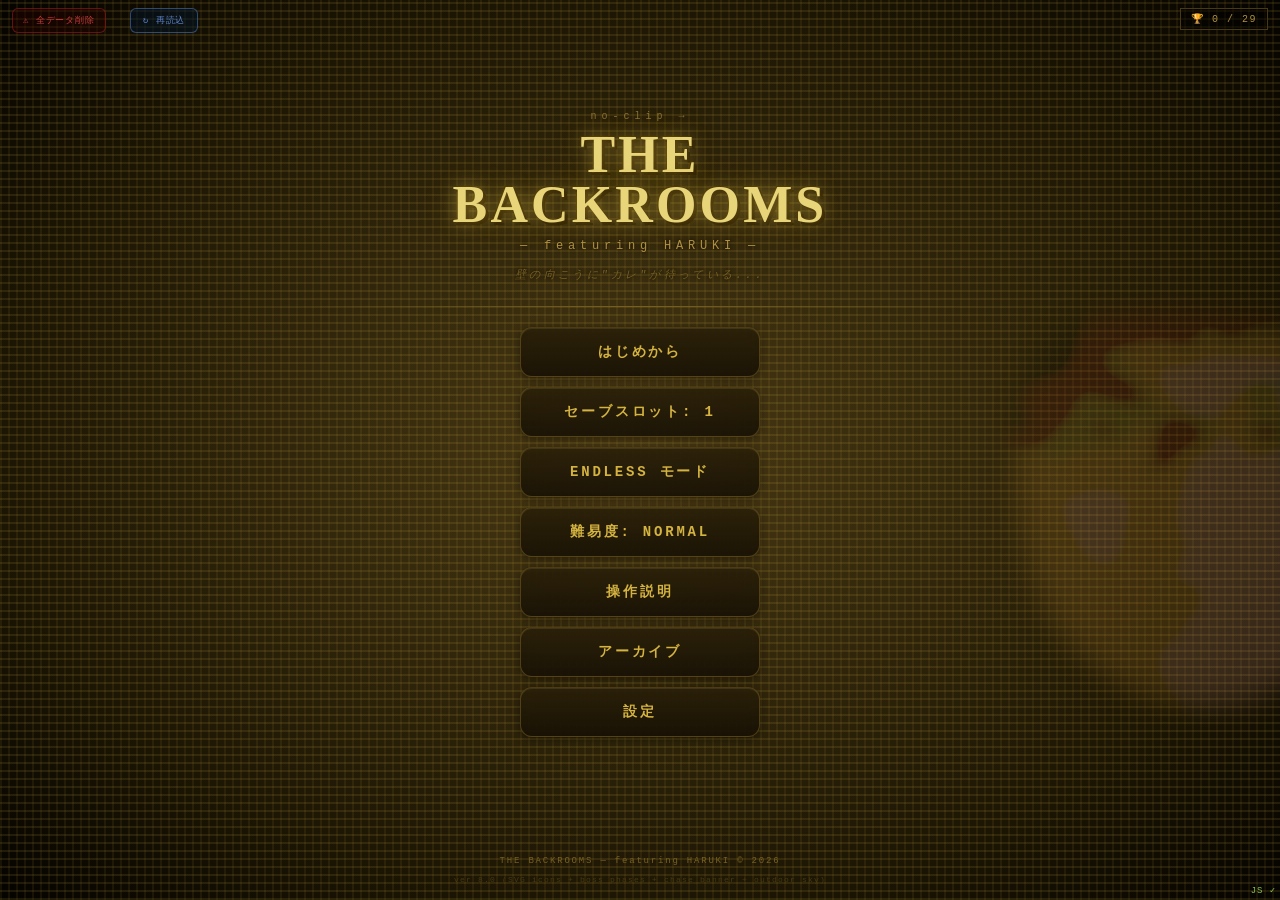
<file: index.html>
<!DOCTYPE html>
<html lang="ja">
<head>
  <meta charset="UTF-8">
  <meta http-equiv="Cache-Control" content="no-cache, no-store, must-revalidate">
  <meta http-equiv="Pragma" content="no-cache">
  <meta http-equiv="Expires" content="0">
  <meta name="viewport" content="width=device-width, initial-scale=1.0, maximum-scale=1.0, user-scalable=no, viewport-fit=cover">
  <meta name="theme-color" content="#000000">
  <meta name="apple-mobile-web-app-capable" content="yes">
  <meta name="apple-mobile-web-app-status-bar-style" content="black">
  <meta name="format-detection" content="telephone=no">
  <meta name="description" content="THE BACKROOMS — featuring HARUKI | 一人称モバイル探索ホラー。Level 0 から no-clip で階層を降下。壁の向こうにカレが待つ。">
  <meta property="og:title" content="THE BACKROOMS — featuring HARUKI">
  <meta property="og:description" content="一人称モバイル探索ホラー。Level 0 から no-clip で階層を降下。壁の向こうにカレが待つ。">
  <meta property="og:type" content="website">
  <meta property="og:url" content="https://harukiman.github.io/chill_haruking/">
  <meta property="og:site_name" content="THE BACKROOMS">
  <meta name="twitter:card" content="summary">
  <meta name="twitter:title" content="THE BACKROOMS — featuring HARUKI">
  <meta name="twitter:description" content="一人称モバイル探索ホラー。Level 0 から no-clip で階層を降下。壁の向こうにカレが待つ。">
  <title>THE BACKROOMS</title>
  <!-- Inline SVG favicon — mustard wallpaper gradient with a single
       black dot. Symbolizes Lv0 lobby. Avoids the network request
       for /favicon.ico in GitHub Pages root. -->
  <link rel="icon" type="image/svg+xml" href="data:image/svg+xml,<svg xmlns='http://www.w3.org/2000/svg' viewBox='0 0 64 64'><rect width='64' height='64' fill='%23d4b340'/><rect x='0' y='32' width='64' height='32' fill='%23b08628'/><circle cx='32' cy='32' r='4' fill='%23000'/></svg>">
  <!-- Apple touch icon — used when added to home screen on iOS. Same
       SVG as the favicon, sized 180×180 so iOS rasterizes cleanly. -->
  <link rel="apple-touch-icon" href="data:image/svg+xml,<svg xmlns='http://www.w3.org/2000/svg' viewBox='0 0 180 180'><rect width='180' height='180' fill='%23d4b340'/><rect x='0' y='90' width='180' height='90' fill='%23b08628'/><circle cx='90' cy='90' r='10' fill='%23000'/><text x='90' y='150' text-anchor='middle' fill='%23382a08' font-family='Times New Roman' font-weight='bold' font-size='22' letter-spacing='2'>THE</text></svg>">
  <link rel="stylesheet" href="assets/css/game.css?v=349">
</head>
<body oncontextmenu="return false;">

  <!-- Haruki mosaic SVG filter — MUST be defined before any <img class="haruki-mosaic">
       so the filter URL resolves the moment the first img is laid out.
       (Previously sat lower in the body, hence the title silhouette
        rendered un-mosaicked on first paint on some engines.) -->
  <svg width="0" height="0" style="position:absolute;width:0;height:0;overflow:hidden" aria-hidden="true">
    <filter id="haruki-mosaic-filter" x="0" y="0" width="100%" height="100%">
      <feGaussianBlur stdDeviation="12" />
      <feComponentTransfer>
        <feFuncR type="discrete" tableValues="0 0.25 0.5 0.75" />
        <feFuncG type="discrete" tableValues="0 0.25 0.5 0.75" />
        <feFuncB type="discrete" tableValues="0 0.25 0.5 0.75" />
      </feComponentTransfer>
    </filter>
  </svg>

  <!-- Early no-op fallback for __titleAction — overridden by game.js IIFE. -->
  <script>
  if (typeof window.__titleAction !== 'function') {
    window.__titleAction = function () { /* awaiting game.js */ };
  }
  // Hard-reload: clears caches + bypasses service worker, then reloads with fresh query.
  window.__hardReload = function () {
    try {
      if ('caches' in window) {
        caches.keys().then(function (keys) {
          return Promise.all(keys.map(function (k) { return caches.delete(k); }));
        }).finally(doReload);
      } else { doReload(); }
    } catch (e) { doReload(); }
    function doReload() {
      var u = new URL(window.location.href);
      u.searchParams.set('_cb', Date.now().toString());
      window.location.replace(u.toString());
    }
  };
  // Note: auto-redirect was removed because it may have caused redirect loops
  // on some browsers. Use the manual ↻ 再読込 button instead.
  </script>

  <!-- Visual tap feedback layer — flashes wherever the user taps (diagnostic + UX) -->
  <div id="tapFlash" style="position:fixed;width:60px;height:60px;border-radius:50%;background:radial-gradient(circle,rgba(212,179,64,0.6) 0%,transparent 70%);pointer-events:none;z-index:9999;opacity:0;transition:opacity 0.4s;display:none;"></div>
  <script>
  (function () {
    var flash = null;
    function showFlash(x, y) {
      if (!flash) flash = document.getElementById('tapFlash');
      if (!flash) return;
      flash.style.display = 'block';
      flash.style.left = (x - 30) + 'px';
      flash.style.top = (y - 30) + 'px';
      flash.style.opacity = '1';
      setTimeout(function () { if (flash) flash.style.opacity = '0'; }, 50);
      setTimeout(function () { if (flash) flash.style.display = 'none'; }, 450);
    }
    document.addEventListener('click', function (e) { showFlash(e.clientX, e.clientY); }, true);
    document.addEventListener('touchstart', function (e) {
      if (e.touches && e.touches[0]) showFlash(e.touches[0].clientX, e.touches[0].clientY);
    }, { passive: true, capture: true });
  })();
  </script>

  <!-- FPS indicator (toggleable via settings, off by default) -->
  <p id="fpsIndicator" style="position:fixed;top:calc(env(safe-area-inset-top, 8px) + 38px);right:12px;background:rgba(0,0,0,0.6);color:#88c050;font-size:11px;padding:3px 8px;border-radius:4px;letter-spacing:0.1em;z-index:5;display:none;pointer-events:none;">— FPS</p>

  <!-- Controller cursor (shown when gamepad-navigable overlay is open) -->
  <div id="gpCursor" style="position:fixed;width:32px;height:32px;border-radius:50%;border:2px solid #d4b340;background:radial-gradient(circle,rgba(212,179,64,0.4) 0%,rgba(212,179,64,0) 70%);pointer-events:none;z-index:9998;display:none;transform:translate(-50%,-50%);box-shadow:0 0 12px rgba(212,179,64,0.6);">
    <div style="position:absolute;left:50%;top:50%;width:4px;height:4px;background:#f0dc8a;border-radius:50%;transform:translate(-50%,-50%);box-shadow:0 0 4px #fff;"></div>
  </div>

  <!-- Game Canvas -->
  <canvas id="gameCanvas"></canvas>

  <!-- Vital Bars (Stamina / HP / SAN) -->
  <div id="vitalBars">
    <div class="vital-row">
      <span class="vital-label">HP</span>
      <div class="vital-bar"><div class="vital-fill vital-hp" id="hpFill"></div></div>
      <span class="vital-num" id="hpNum">100</span>
    </div>
    <div class="vital-row">
      <span class="vital-label">SAN</span>
      <div class="vital-bar"><div class="vital-fill vital-san" id="sanFill"></div></div>
      <span class="vital-num" id="sanNum">100</span>
    </div>
    <div class="vital-row">
      <span class="vital-label">STA</span>
      <div class="vital-bar"><div class="vital-fill vital-sta" id="stamFill"></div></div>
      <span class="vital-num" id="stamNum">100</span>
    </div>
    <div class="vital-coin-row" id="vitalCoinRow"><span class="vital-coin-icon">🪙</span><span id="vitalCoinNum">0</span></div>
    <div class="vital-charm-row" id="vitalCharmRow" style="display:none;"><span class="vital-charm-icon">♾</span><span>永遠の護符</span></div>
    <div class="vital-effects-row" id="vitalEffectsRow">
      <span class="vital-effect" id="effFlashlight" title="懐中電灯" style="display:none;">🔦<span id="effFlashBat">100</span>%</span>
      <span class="vital-effect" id="effRadio" title="ラジオ" style="display:none;">📻</span>
      <span class="vital-effect" id="effCompass" title="コンパス" style="display:none;">🧭</span>
    </div>
  </div>

  <!-- Reticle / crosshair — fixed center of viewport, points where the
       weapon attack cone is centered. -->
  <div id="reticle" class="reticle" aria-hidden="true">
    <div class="reticle-dot"></div>
    <div class="reticle-cross reticle-cross-h"></div>
    <div class="reticle-cross reticle-cross-v"></div>
    <div class="hitmarker" id="hitMarker" aria-hidden="true">
      <div class="hm-line hm-tl"></div>
      <div class="hm-line hm-tr"></div>
      <div class="hm-line hm-bl"></div>
      <div class="hm-line hm-br"></div>
    </div>
  </div>

  <!-- Weapon Attack Button (lower-right, separate from the red action button).
       Fires the currently equipped weapon. -->
  <!-- Inline style:display:none REMOVED 2026-06-07.
       The button's base CSS class already starts hidden (display:none)
       and the .show class toggles display:flex. The inline rule was
       winning the cascade and the button never appeared, which the user
       reported as 「コントローラ接続していないときの銃などを打つ
       攻撃ボタンが実装されていない」. -->
  <button id="weaponAttackBtn" class="weapon-attack-btn" type="button" aria-label="武器使用">
    <span class="wab-icon" id="wabIcon">⚔</span>
    <span class="wab-count" id="wabCount">—</span>
  </button>

  <!-- Low-HP red vignette pulse -->
  <div id="lowHpVignette" class="low-hp-vignette" aria-hidden="true"></div>

  <!-- Directional damage flash overlay -->
  <div id="damageDirOverlay" class="damage-dir-overlay" aria-hidden="true"></div>

  <!-- FPS counter (debug) — opt-in via title settings 「FPS 表示」 -->
  <div id="fpsCounter" class="fps-counter" aria-hidden="true" style="display:none;">FPS --</div>

  <!-- Save indicator — slides in briefly when auto-save fires -->
  <div id="saveIndicator" class="save-indicator" aria-hidden="true">
    <span class="save-ind-icon">💾</span><span class="save-ind-label">SAVED</span>
  </div>

  <!-- Boss HP banner — appears at top of screen when boss is in line of sight -->
  <div id="bossHpBanner" class="boss-hp-banner" aria-hidden="true">
    <div class="boss-hp-name" id="bossHpName">— BOSS —</div>
    <div class="boss-hp-bar">
      <div class="boss-hp-bar-fill" id="bossHpBarFill"></div>
      <div class="boss-hp-bar-shadow"></div>
    </div>
    <div class="boss-hp-num" id="bossHpNum">— / —</div>
  </div>

  <!-- Wall-clip falling cinematic (post-final-boss return trip) -->
  <div id="wallClipFall" class="wall-clip-fall" aria-hidden="true">
    <div class="wcf-wall"></div>
    <div class="wcf-streaks"></div>
    <div class="wcf-void"></div>
    <div class="wcf-text" id="wcfText"></div>
  </div>

  <!-- FPS hand view — equipped weapon shown at screen bottom center -->
  <div id="weaponHand" class="weapon-hand" aria-hidden="true">
    <div class="weapon-hand-grip" id="weaponHandIcon">⚔</div>
    <div class="weapon-hand-flash" id="weaponHandFlash" aria-hidden="true"></div>
    <div class="weapon-hand-name" id="weaponHandName" aria-hidden="true"></div>
  </div>

  <!-- Title Screen Overlay -->
  <div id="titleScreen" class="overlay">
    <div class="title-bg-wallpaper"></div>
    <div class="title-haruki-silhouette">
      <img src="assets/img/haruki.png" alt="HARUKI" class="haruki-mosaic" onerror="this.style.display='none'">
    </div>
    <div class="title-content">
      <p class="title-pre">no-clip → </p>
      <h1 class="game-title">THE<br>BACKROOMS</h1>
      <p class="game-subtitle">— featuring HARUKI —</p>
      <p class="game-subtitle-jp">壁の向こうに"カレ"が待っている...</p>
      <div class="title-decoration"></div>
      <div class="title-menu">
        <button id="startBtn" class="menu-btn" type="button" onclick="window.__titleAction&&window.__titleAction('start')">はじめから</button>
        <button id="continueBtn" class="menu-btn" type="button" style="display:none;" onclick="window.__titleAction&&window.__titleAction('continue')">つづきから</button>
        <button id="titleSlotsBtn" class="menu-btn" type="button" onclick="window.__titleAction&&window.__titleAction('slots')">セーブスロット: 1</button>
        <button id="freeRoamBtn" class="menu-btn" type="button" style="display:none;" onclick="window.__titleAction&&window.__titleAction('freeroam')">フリーローム</button>
        <button id="endlessBtn" class="menu-btn" type="button" onclick="window.__titleAction&&window.__titleAction('endless')">ENDLESS モード</button>
        <button id="difficultyBtn" class="menu-btn" type="button" onclick="window.__titleAction&&window.__titleAction('difficulty')">難易度: NORMAL</button>
        <button id="cheatBtn" class="menu-btn" type="button" style="display:none;" onclick="window.__titleAction&&window.__titleAction('cheat')">無双モード: OFF</button>
        <button id="controlsBtn" class="menu-btn" type="button" onclick="window.__titleAction&&window.__titleAction('controls')">操作説明</button>
        <button id="titleArchiveBtn" class="menu-btn" type="button" onclick="window.__titleAction&&window.__titleAction('archive')">アーカイブ</button>
        <button id="titleSettingsBtn" class="menu-btn" type="button" onclick="window.__titleAction&&window.__titleAction('settings')">設定</button>
      </div>
    </div>
    <button id="titleResetBtn" class="title-reset-btn" type="button" onclick="window.__titleAction&&window.__titleAction('reset')">⚠ 全データ削除</button>
    <button id="titleReloadBtn" class="title-reload-btn" type="button" onclick="window.__hardReload&&window.__hardReload()">↻ 再読込</button>
    <div id="tapToStartHint" class="tap-to-start-hint hidden"></div>
    <p class="copyright">THE BACKROOMS — featuring HARUKI &copy; 2026</p>
    <p class="version-text" id="versionText">ver 8.0 (SVG icons + boss phases + chase banner + outdoor sky)</p>
    <p class="title-ach-counter" id="titleAchCounter"></p>
    <p id="jsLoadedDiag" style="position:absolute;bottom:4px;right:4px;font-size:9px;color:#806020;letter-spacing:0.1em;z-index:5;">JS ?</p>
  </div>

  <!-- Title Archive Overlay (取得した書類と実績) -->
  <div id="titleArchiveOverlay" class="overlay title-archive-overlay" style="display:none;">
    <div class="ta-card">
      <button class="ta-close-x" type="button" aria-label="閉じる" onclick="window.__titleAction&&window.__titleAction('closeArchive')">×</button>
      <h2 class="ta-title">アーカイブ</h2>
      <div class="ta-tabs">
        <button type="button" class="ta-tab active" data-ta-tab="notes">書類</button>
        <button type="button" class="ta-tab" data-ta-tab="secret">秘匿</button>
        <button type="button" class="ta-tab" data-ta-tab="items">道具</button>
        <button type="button" class="ta-tab" data-ta-tab="bestiary">生物</button>
        <button type="button" class="ta-tab" data-ta-tab="achs">実績</button>
      </div>
      <div class="ta-panel" id="taPanelNotes">
        <p class="ta-counter" id="taNotesCount">— / —</p>
        <div id="taNotesList" class="ta-list"></div>
      </div>
      <div class="ta-panel" id="taPanelSecret" style="display:none;">
        <p class="ta-counter" id="taSecretCount">— / —</p>
        <p class="ta-secret-hint">★ 全資料を集めて HARUKI を倒すと、TRUE END に到達する。</p>
        <div id="taSecretList" class="ta-list"></div>
      </div>
      <div class="ta-panel" id="taPanelItems" style="display:none;">
        <p class="ta-counter" id="taItemsCount">— / —</p>
        <div id="taItemsList" class="ta-list"></div>
      </div>
      <div class="ta-panel" id="taPanelBestiary" style="display:none;">
        <p class="ta-counter" id="taBestiaryCount">— / —</p>
        <div id="taBestiaryList" class="ta-list"></div>
      </div>
      <div class="ta-panel" id="taPanelAchs" style="display:none;">
        <p class="ta-counter" id="taAchsCount">— / —</p>
        <div id="taAchsList" class="ta-list"></div>
      </div>
    </div>
  </div>

  <!-- Title Slots Overlay (セーブスロット 5基) -->
  <div id="titleSlotsOverlay" class="overlay title-slots-overlay" style="display:none;">
    <div class="tsl-card">
      <button class="tsl-close-x" type="button" aria-label="閉じる" onclick="window.__titleAction&&window.__titleAction('closeSlots')">×</button>
      <h2 class="tsl-title">セーブスロット</h2>
      <p class="tsl-hint">スロット毎に独立したセーブ。名前を付けて家族や友達と分けて遊べる。<br>※ 実績・図鑑・アーカイブは全スロット共通。</p>
      <div id="tslList" class="tsl-list"></div>
    </div>
  </div>

  <!-- Title Settings Overlay -->
  <div id="titleSettingsOverlay" class="overlay title-settings-overlay" style="display:none;">
    <div class="ts-card">
      <button class="ts-close-x" type="button" aria-label="閉じる" onclick="window.__titleAction&&window.__titleAction('closeSettings')">×</button>
      <h2 class="ts-title">SETTINGS</h2>
      <div class="ts-section">
        <div class="ts-row">
          <label for="tsMasterVol">マスター音量 <span id="tsMasterVolVal">100%</span></label>
          <input type="range" id="tsMasterVol" min="0" max="100" value="100">
        </div>
        <div class="ts-row">
          <label for="tsBgmVol">BGM <span id="tsBgmVolVal">80%</span></label>
          <input type="range" id="tsBgmVol" min="0" max="100" value="80">
        </div>
        <div class="ts-row">
          <label for="tsSeVol">効果音 <span id="tsSeVolVal">100%</span></label>
          <input type="range" id="tsSeVol" min="0" max="100" value="100">
        </div>
      </div>
      <div class="ts-section">
        <div class="ts-row">
          <label for="tsSens">視点感度 <span id="tsSensVal">1.0×</span></label>
          <input type="range" id="tsSens" min="50" max="200" value="100">
        </div>
        <div class="ts-row">
          <label for="tsViewSmooth">視点 スムージング <span id="tsViewSmoothVal">0</span></label>
          <input type="range" id="tsViewSmooth" min="0" max="100" value="0">
        </div>
        <div class="ts-row">
          <label for="tsGrain">フィルムグレイン <span id="tsGrainVal">オフ</span></label>
          <input type="range" id="tsGrain" min="0" max="2" value="0" step="1">
        </div>
        <div class="ts-row ts-toggle-row">
          <span>グラフィック品質</span>
          <button id="tsGfxToggle" type="button" class="ts-toggle">HIGH</button>
        </div>
        <div class="ts-row ts-toggle-row">
          <span>振動</span>
          <button id="tsVibrateToggle" type="button" class="ts-toggle">ON</button>
        </div>
        <div class="ts-row ts-toggle-row">
          <span>FPS 表示</span>
          <button id="tsFpsToggle" type="button" class="ts-toggle off">OFF</button>
        </div>
        <div class="ts-row ts-toggle-row">
          <span>うっすらボイス (TTS)</span>
          <button id="tsTtsVoicesToggle" type="button" class="ts-toggle">ON</button>
        </div>
      </div>
      <div class="ts-section">
        <h3 class="ts-subhead">パフォーマンス</h3>
        <div class="ts-row ts-toggle-row">
          <span>パーティクル</span>
          <button id="tsPerfParticlesBtn" type="button" class="ts-toggle">ON</button>
        </div>
        <div class="ts-row ts-toggle-row">
          <span>ポストエフェクト</span>
          <button id="tsPerfPostFxBtn" type="button" class="ts-toggle">ON</button>
        </div>
        <div class="ts-row ts-toggle-row">
          <span>画面シェイク</span>
          <button id="tsPerfShakeBtn" type="button" class="ts-toggle">ON</button>
        </div>
        <div class="ts-row ts-toggle-row">
          <span>BGM (procedural)</span>
          <button id="tsPerfBgmBtn" type="button" class="ts-toggle">ON</button>
        </div>
        <div class="ts-row ts-toggle-row">
          <span>低解像度モード</span>
          <button id="tsPerfLowResBtn" type="button" class="ts-toggle off">OFF</button>
        </div>
      </div>
      <div class="ts-section">
        <h3 class="ts-subhead">ゲームパッド (PS4/PS5/Xbox)</h3>
        <p class="ts-help">接続: <span id="tsGamepadStatus">未接続</span></p>

        <!-- Visual controller diagram showing current bindings -->
        <div class="ts-gp-diagram" id="tsGpDiagram">
          <svg viewBox="0 0 320 200" xmlns="http://www.w3.org/2000/svg">
            <!-- Body -->
            <path d="M40,80 Q40,40 80,40 L120,40 Q140,40 150,55 L170,55 Q180,40 200,40 L240,40 Q280,40 280,80 L290,140 Q290,180 250,180 L210,180 Q190,180 180,165 L140,165 Q130,180 110,180 L70,180 Q30,180 30,140 Z"
                  fill="#2a2010" stroke="#806020" stroke-width="1.5"/>
            <!-- D-pad (left side) -->
            <rect x="60" y="90" width="14" height="36" fill="#1a1408" stroke="#806020" data-gp-btn="12+13"/>
            <rect x="51" y="99" width="36" height="14" fill="#1a1408" stroke="#806020" data-gp-btn="14+15"/>
            <text x="67" y="110" font-size="6" fill="#d4b340" text-anchor="middle">十字</text>
            <!-- Face buttons (right side) -->
            <circle cx="245" cy="80" r="11" fill="#1a1408" stroke="#a85020" stroke-width="1.5" data-gp-btn="3"/>
            <text x="245" y="84" font-size="11" fill="#a85020" text-anchor="middle">△</text>
            <circle cx="265" cy="100" r="11" fill="#1a1408" stroke="#c83a3a" stroke-width="1.5" data-gp-btn="1"/>
            <text x="265" y="104" font-size="11" fill="#c83a3a" text-anchor="middle">◯</text>
            <circle cx="225" cy="100" r="11" fill="#1a1408" stroke="#88a4ec" stroke-width="1.5" data-gp-btn="2"/>
            <text x="225" y="104" font-size="11" fill="#88a4ec" text-anchor="middle">□</text>
            <circle cx="245" cy="120" r="11" fill="#1a1408" stroke="#6cb09a" stroke-width="1.5" data-gp-btn="0"/>
            <text x="245" y="124" font-size="11" fill="#6cb09a" text-anchor="middle">✕</text>
            <!-- Shoulder buttons -->
            <rect x="60" y="50" width="40" height="12" rx="4" fill="#1a1408" stroke="#806020" data-gp-btn="4"/>
            <text x="80" y="58" font-size="6" fill="#d4b340" text-anchor="middle">L1</text>
            <rect x="220" y="50" width="40" height="12" rx="4" fill="#1a1408" stroke="#806020" data-gp-btn="5"/>
            <text x="240" y="58" font-size="6" fill="#d4b340" text-anchor="middle">R1</text>
            <rect x="60" y="35" width="40" height="12" rx="4" fill="#1a1408" stroke="#806020" data-gp-btn="6"/>
            <text x="80" y="43" font-size="6" fill="#d4b340" text-anchor="middle">L2</text>
            <rect x="220" y="35" width="40" height="12" rx="4" fill="#1a1408" stroke="#806020" data-gp-btn="7"/>
            <text x="240" y="43" font-size="6" fill="#d4b340" text-anchor="middle">R2</text>
            <!-- Center buttons -->
            <rect x="125" y="95" width="22" height="10" rx="3" fill="#1a1408" stroke="#806020" data-gp-btn="8"/>
            <text x="136" y="102" font-size="5" fill="#d4b340" text-anchor="middle">SHARE</text>
            <rect x="173" y="95" width="22" height="10" rx="3" fill="#1a1408" stroke="#806020" data-gp-btn="9"/>
            <text x="184" y="102" font-size="5" fill="#d4b340" text-anchor="middle">OPT</text>
            <!-- Analog sticks -->
            <circle cx="105" cy="140" r="18" fill="#1a1408" stroke="#806020" stroke-width="1.5"/>
            <text x="105" y="143" font-size="6" fill="#d4b340" text-anchor="middle">L stick</text>
            <circle cx="215" cy="140" r="18" fill="#1a1408" stroke="#806020" stroke-width="1.5"/>
            <text x="215" y="143" font-size="6" fill="#d4b340" text-anchor="middle">R stick</text>
          </svg>
        </div>
        <p class="ts-help" id="tsGpPressedBtn">押下中ボタン: -</p>

        <!-- Function list with assign buttons -->
        <div class="ts-gp-funcs">
          <div class="ts-gp-fn"><span class="fn-label">アクション</span><button type="button" class="ts-gp-assign" data-fn="action">未割当</button></div>
          <div class="ts-gp-fn"><span class="fn-label">スマホ</span><button type="button" class="ts-gp-assign" data-fn="phone">未割当</button></div>
          <div class="ts-gp-fn"><span class="fn-label">フレア</span><button type="button" class="ts-gp-assign" data-fn="flare">未割当</button></div>
          <div class="ts-gp-fn"><span class="fn-label">スプリント</span><button type="button" class="ts-gp-assign" data-fn="sprint">未割当</button></div>
          <div class="ts-gp-fn"><span class="fn-label">マップ</span><button type="button" class="ts-gp-assign" data-fn="map">未割当</button></div>
          <div class="ts-gp-fn"><span class="fn-label">ポーズ</span><button type="button" class="ts-gp-assign" data-fn="pause">未割当</button></div>
        </div>

        <button id="tsGpResetBtn" class="ts-toggle" style="margin-top:10px;">既定に戻す</button>
      </div>
      <div class="ts-actions">
        <button class="ts-close-btn" type="button" onclick="window.__titleAction&&window.__titleAction('closeSettings')">閉じる</button>
      </div>
    </div>
  </div>

  <!-- Intro Cinematic Overlay (first-person POV) -->
  <div id="introOverlay" class="overlay intro-overlay" style="display:none;">
    <!-- Scene 0: real FPS corridor (raycaster) -->
    <div class="intro-scene intro-scene-fps" id="introScene0">
      <canvas id="introFpsCanvas" class="intro-fps-canvas"></canvas>
    </div>
    <!-- Scene 1: Night street POV -->
    <div class="intro-scene" id="introScene1">
      <div class="intro-sky"></div>
      <div class="intro-streetlights">
        <div class="intro-streetlight l1"></div>
        <div class="intro-streetlight l2"></div>
        <div class="intro-streetlight l3"></div>
      </div>
      <div class="intro-ground"></div>
      <div class="intro-walking">
        <div class="intro-shoe left"></div>
        <div class="intro-shoe right"></div>
      </div>
    </div>
    <!-- Scene 2: Wall closeup -->
    <div class="intro-scene" id="introScene2">
      <div class="intro-wallpaper"></div>
      <div class="intro-wallpaper-glow"></div>
    </div>
    <!-- Scene 3: Falling -->
    <div class="intro-scene" id="introScene3">
      <div class="intro-fall-blur"></div>
    </div>
    <div class="intro-vignette"></div>
    <div class="intro-content">
      <p class="intro-line" id="introLine"></p>
    </div>
    <div class="intro-eyes" id="introEyes"></div>
    <button id="introSkipBtn" class="intro-skip-btn" type="button">スキップ →</button>
  </div>

  <!-- Entity Encounter Cinematic -->
  <div id="encounterCinematic" class="overlay encounter-overlay" style="display:none;">
    <div class="encounter-bar top"></div>
    <div class="encounter-bar bottom"></div>
    <div class="encounter-content">
      <div class="encounter-eye-wrap">
        <div class="encounter-eye-glow"></div>
        <div class="encounter-eye-shape" id="encounterShape"></div>
      </div>
      <p class="encounter-name" id="encounterName"></p>
      <p class="encounter-desc" id="encounterDesc"></p>
    </div>
  </div>

  <!-- Haruki Boss Reveal Cutscene (animated) -->
  <div id="harukiBossCutscene" class="overlay haruki-boss-cutscene" style="display:none;">
    <!-- FPS approach: opens with player walking through dark suburb corridor -->
    <canvas id="hbcFpsCanvas" class="hbc-fps-canvas"></canvas>
    <!-- Character animation: HARUKI silhouette walking toward camera in 3rd person -->
    <canvas id="hbcCharCanvas" class="hbc-char-canvas"></canvas>
    <div class="hbc-sky"></div>
    <div class="hbc-lightning" id="hbcLightning"></div>
    <div class="hbc-rain"></div>
    <div class="hbc-ground"></div>
    <div class="hbc-silhouette">
      <img src="assets/img/haruki.png" alt="" id="hbcSilImg" class="haruki-mosaic" onerror="this.style.display='none'">
    </div>
    <div class="hbc-zoom-portrait" id="hbcPortrait">
      <img src="assets/img/haruki_scary.png" alt="" class="haruki-mosaic" onerror="this.style.display='none'">
    </div>
    <div class="hbc-vignette"></div>
    <div class="hbc-text" id="hbcText"></div>
    <button id="hbcSkipBtn" class="hbc-skip-btn" type="button">スキップ →</button>
  </div>

  <!-- Ending Sequence (after boss defeated) -->
  <div id="endingSequence" class="overlay ending-sequence" style="display:none;">
    <!-- FPS walk-out: opens with player stepping out of the corridor toward sunrise -->
    <canvas id="esFpsCanvas" class="es-fps-canvas"></canvas>
    <!-- Character animation: player silhouette walks away from camera into sunrise -->
    <canvas id="esCharCanvas" class="es-char-canvas"></canvas>
    <div class="es-sky"></div>
    <div class="es-sun"></div>
    <div class="es-ground"></div>
    <div class="es-walk-away">
      <div class="es-shoe es-left"></div>
      <div class="es-shoe es-right"></div>
    </div>
    <div class="es-vignette"></div>
    <div class="es-text" id="esText"></div>
  </div>

  <!-- Generic Yes/No prompt overlay (祭壇/altar 等) -->
  <div id="promptOverlay" class="overlay prompt-overlay" style="display:none;">
    <div class="prompt-card">
      <p id="promptText" class="prompt-text">— 祈りを捧げますか？</p>
      <div class="prompt-buttons">
        <button id="promptNoBtn" type="button" class="prompt-btn cancel">いいえ</button>
        <button id="promptYesBtn" type="button" class="prompt-btn confirm">はい</button>
      </div>
    </div>
  </div>

  <!-- Shop overlay (Lv11 office-district vendor) -->
  <div id="shopOverlay" class="overlay shop-overlay" style="display:none;">
    <div class="shop-card">
      <button class="shop-close-x" type="button" aria-label="閉じる" id="shopCloseBtn">×</button>
      <div class="shop-header">
        <h2 class="shop-title">露店</h2>
        <p class="shop-coins"><span class="status-coin-icon">🪙</span> 所持: <span id="shopCoinsDisplay">0</span></p>
      </div>
      <div class="shop-tabs">
        <button type="button" class="shop-tab active" data-shop-tab="buy">買う</button>
        <button type="button" class="shop-tab" data-shop-tab="sell">売る</button>
      </div>
      <div class="shop-panel" id="shopPanelBuy">
        <h3 class="shop-section-h">本日の品揃え</h3>
        <div class="shop-grid" id="shopBuyGrid"></div>
        <p class="shop-hint">★ ユニーク品は1日1点のみ並びます</p>
      </div>
      <div class="shop-panel" id="shopPanelSell" style="display:none;">
        <h3 class="shop-section-h">買い取り — 半額で引き取り</h3>
        <div class="shop-grid" id="shopSellGrid"></div>
      </div>
    </div>
  </div>

  <!-- CHAOS difficulty visual layer — pulsing red overlay only when on chaos -->
  <div id="chaosLayer" class="chaos-layer" style="display:none;">
    <div class="chaos-tint"></div>
    <div class="chaos-vignette"></div>
    <div class="chaos-glitch"></div>
    <div class="chaos-badge">CHAOS</div>
  </div>

  <!-- Muzzle Flash (weapon fire effect) -->
  <div id="muzzleFlash" class="muzzle-flash"></div>

  <!-- Unique Reward Flash -->
  <div id="uniqueRewardFlash" class="overlay unique-reward-flash" style="display:none;">
    <div class="urf-burst"></div>
    <div class="urf-icon" id="urfIcon">⚔</div>
    <div class="urf-label">★ UNIQUE 入手</div>
    <div class="urf-name" id="urfName"></div>
  </div>

  <!-- Level Reach Cinematic (brief title card) -->
  <div id="levelReachCinematic" class="overlay level-reach-overlay" style="display:none;">
    <!-- FPS descent: brief raycaster shot of the player falling/tumbling into
         the new level. Sits behind the title card text. -->
    <canvas id="lrFpsCanvas" class="lr-fps-canvas"></canvas>
    <div class="lr-bar top"></div>
    <div class="lr-bar bottom"></div>
    <div class="lr-content">
      <p class="lr-prefix">— ENTERING —</p>
      <h1 class="lr-level-num" id="lrLevelNum">LEVEL 0</h1>
      <p class="lr-subtitle" id="lrSubtitle">THE LOBBY</p>
      <div class="lr-divider"></div>
      <p class="lr-flavor" id="lrFlavor"></p>
    </div>
  </div>

  <!-- Loading Screen Overlay (level transition) -->
  <div id="loadingScreen" class="overlay" style="display:none;">
    <div class="loading-haruki" id="loadingHaruki" style="display:none;">
      <img src="assets/img/haruki.png" alt="" class="haruki-mosaic" onerror="this.style.display='none'">
    </div>
    <div class="loading-content">
      <p class="loading-level" id="loadingLevel">LEVEL 0</p>
      <p class="loading-name" id="loadingName">THE LOBBY</p>
      <div class="loading-bar">
        <div class="loading-fill" id="loadingFill"></div>
      </div>
      <p class="loading-hint" id="loadingHint">no-clip 中...</p>
    </div>
  </div>

  <!-- Dialogue Box Overlay -->
  <div id="dialogueBox" style="display:none;">
    <div class="dialogue-inner">
      <span class="speaker-name" id="speakerName"></span>
      <p class="dialogue-text" id="dialogueText"></p>
      <span class="dialogue-next">▼</span>
    </div>
  </div>

  <!-- Game Over Screen Overlay -->
  <div id="gameOverScreen" class="overlay" style="display:none;">
    <div class="gameover-haruki-bg">
      <img src="assets/img/haruki_scary.png" alt="" class="haruki-mosaic" onerror="this.style.display='none'">
    </div>
    <div class="gameover-content">
      <h1 class="gameover-text">YOU DIED</h1>
      <p class="gameover-sub" id="gameoverSub">バックルームに飲まれた...</p>
      <button id="retryBtn" class="retry-btn" type="button">最後のセーブから再開</button>
      <button id="retryTitleBtn" class="retry-btn" type="button">タイトルへ</button>
    </div>
  </div>

  <!-- Ending Screens -->
  <div id="endingScreen" class="overlay" style="display:none;">
    <div class="ending-content">
      <p class="ending-escape" id="endingTag">ESCAPED</p>
      <h1 class="ending-title" id="endingTitle">FRONTROOMS END</h1>
      <p class="ending-message" id="endingMessage"></p>
      <p class="ending-thanks">プレイしていただき<br>ありがとうございました</p>
      <button id="titleReturnBtn" class="retry-btn" type="button">タイトルへ戻る</button>
    </div>
  </div>

  <!-- Left Joystick (movement) -->
  <div id="joystickArea" class="virtual-stick" style="display:none;">
    <div class="joystick-outer">
      <div class="joystick-inner" id="joystickThumb"></div>
    </div>
  </div>

  <!-- Right Joystick (camera) -->
  <div id="lookArea" class="virtual-stick" style="display:none;">
    <div class="joystick-outer">
      <div class="joystick-inner" id="lookThumb"></div>
    </div>
  </div>

  <!-- Touch zones (invisible, capture touches to spawn joysticks) -->
  <div id="touchZoneLeft" style="display:none;"></div>
  <div id="touchZoneRight" style="display:none;"></div>

  <!-- Action Button -->
  <button id="actionBtn" type="button" style="display:none;">
    <span id="actionBtnText">調べる</span>
  </button>

  <!-- Quick Item Bar Toggle (one-tap inventory access) -->
  <button id="quickItemBtn" type="button" class="quick-item-btn" aria-label="アイテム" style="display:none;">
    <svg width="20" height="20" viewBox="0 0 20 20" fill="none" stroke="currentColor" stroke-width="1.5">
      <rect x="2" y="6" width="16" height="12" rx="2"/>
      <path d="M7 6V4a3 3 0 016 0v2"/>
    </svg>
  </button>

  <!-- Quick Item Slide Panel (horizontal scroll) -->
  <div id="quickItemPanel" class="quick-item-panel" style="display:none;">
    <div class="quick-item-scroll" id="quickItemScroll"></div>
  </div>

  <!-- Floating Map Toggle Button -->
  <button id="floatingMapBtn" type="button" class="floating-map-btn" aria-label="マップ" style="display:none;">
    <svg width="20" height="20" viewBox="0 0 20 20" fill="none" stroke="currentColor" stroke-width="1.5">
      <rect x="1.5" y="2" width="17" height="16" rx="2"/>
      <line x1="6.5" y1="2" x2="6.5" y2="18"/>
      <line x1="13.5" y1="2" x2="13.5" y2="18"/>
      <line x1="1.5" y1="7" x2="18.5" y2="7"/>
      <line x1="1.5" y1="13" x2="18.5" y2="13"/>
    </svg>
  </button>

  <!-- Floating Map Overlay (transparent, persistent during play) -->
  <div id="floatingMap" class="floating-map" style="display:none;">
    <canvas id="floatingMapCanvas" class="floating-map-canvas"></canvas>
    <div class="floating-map-controls">
      <input type="range" id="floatingMapOpacity" min="20" max="100" value="65" class="floating-map-opacity">
    </div>
  </div>

  <!-- HP/SAN Screen Effects (overlays) -->
  <div id="hpScreenEffect" class="screen-effect-hp" style="display:none;"></div>
  <div id="sanScreenEffect" class="screen-effect-san" style="display:none;"></div>
  <div id="safeZoneEffect" class="screen-effect-safe" style="display:none;"></div>
  <!-- Low-SAN hallucination layer (flickers shapes at screen edges) -->
  <div id="hallucinationLayer" class="hallucination-layer" style="display:none;">
    <div class="halluc-shape s1"></div>
    <div class="halluc-shape s2"></div>
    <div class="halluc-shape s3"></div>
    <div class="halluc-text" id="hallucText"></div>
  </div>

  <!-- Phone Button (opens smartphone UI) -->
  <button id="phoneBtn" type="button" class="phone-btn" aria-label="スマホ" style="display:none;">
    <svg width="22" height="22" viewBox="0 0 20 32" fill="none" stroke="currentColor" stroke-width="1.8">
      <rect x="2" y="2" width="16" height="28" rx="3"/>
      <line x1="9" y1="27" x2="11" y2="27"/>
    </svg>
  </button>

  <!-- Smartphone UI Overlay (the main inventory/menu) -->
  <div id="phoneOverlay" class="overlay phone-overlay" style="display:none;">
    <div class="phone-frame">
      <div class="phone-screen">
        <!-- Status bar (iOS-like) -->
        <div class="phone-statusbar">
          <span class="phone-sb-clock" id="phoneClock">00:00</span>
          <div class="phone-sb-indicators">
            <span class="phone-sb-signal">●●●○○</span>
            <span class="phone-sb-wifi">📶</span>
            <span class="phone-sb-battery">
              <span class="phone-sb-bat-text" id="phoneBattery">100</span>
              <span class="phone-sb-bat-icon">
                <span class="phone-sb-bat-fill" id="phoneBatteryFill"></span>
              </span>
            </span>
          </div>
        </div>

        <!-- Tab content area -->
        <div class="phone-content-area">

          <!-- STATUS TAB -->
          <div class="phone-tab" id="phoneTabStatus">
            <h2 class="phone-h2">現在地</h2>
            <div class="status-level-box">
              <p class="status-level-num" id="statLevelNum">LEVEL 0</p>
              <p class="status-level-name" id="statLevelName">THE LOBBY</p>
            </div>
            <h3 class="phone-h3">バイタル</h3>
            <div class="status-vital">
              <span>体力 HP</span>
              <div class="status-bar"><div class="status-bar-fill hp" id="statHpFill"></div></div>
              <span id="statHpText">100/100</span>
            </div>
            <div class="status-vital">
              <span>SAN値</span>
              <div class="status-bar"><div class="status-bar-fill san" id="statSanFill"></div></div>
              <span id="statSanText">100/100</span>
            </div>
            <div class="status-vital">
              <span>スタミナ</span>
              <div class="status-bar"><div class="status-bar-fill sta" id="statStaFill"></div></div>
              <span id="statStaText">100/100</span>
            </div>
            <h3 class="phone-h3">所持コイン</h3>
            <p class="status-coins" id="statCoinsText"><span class="status-coin-icon">🪙</span> 0</p>
            <h3 class="phone-h3">経過時間</h3>
            <p class="status-time" id="statTimeText">00:00:00</p>
            <h3 class="phone-h3">脱出進捗</h3>
            <p class="status-prog" id="statProgText">クリア: 0 / 6 階層</p>
          </div>

          <!-- INVENTORY TAB -->
          <div class="phone-tab" id="phoneTabInventory" style="display:none;">
            <h2 class="phone-h2">所持品</h2>
            <!-- D-pad / 十字キー quick assignment widget (moved from Settings) -->
            <div class="settings-card dpad-config inv-dpad-config">
              <div class="dpad-mode-tabs">
                <button type="button" class="dpad-mode-tab active" data-dpad-mode="item">アイテムモード</button>
                <button type="button" class="dpad-mode-tab" data-dpad-mode="weapon">武器モード</button>
              </div>
              <p class="dpad-hint">R1 でゲーム中にモード切替。所持品から選択。</p>
              <div class="dpad-slots">
                <div class="dpad-slot-row"><span class="dpad-slot-label">↑</span><select class="dpad-slot-select" data-dpad-dir="up"></select></div>
                <div class="dpad-slot-row"><span class="dpad-slot-label">↓</span><select class="dpad-slot-select" data-dpad-dir="down"></select></div>
                <div class="dpad-slot-row"><span class="dpad-slot-label">←</span><select class="dpad-slot-select" data-dpad-dir="left"></select></div>
                <div class="dpad-slot-row"><span class="dpad-slot-label">→</span><select class="dpad-slot-select" data-dpad-dir="right"></select></div>
              </div>
            </div>
            <h3 class="phone-h3 inv-section-h">アイテム <span class="inv-count-tag" id="invCountItems">0</span></h3>
            <div class="inv-grid" id="invGridItems">
              <p class="inv-empty">所持アイテムなし</p>
            </div>
            <h3 class="phone-h3 inv-section-h">武器 <span class="inv-count-tag" id="invCountWeapons">0</span></h3>
            <div class="inv-grid" id="invGridWeapons">
              <p class="inv-empty">所持武器なし</p>
            </div>
            <p class="inv-hint">タップで詳細・使用</p>
          </div>

          <!-- MAP TAB -->
          <div class="phone-tab" id="phoneTabMap" style="display:none;">
            <h2 class="phone-h2">マップ</h2>
            <p class="map-level-name" id="mapLevelName">LEVEL 0 / THE LOBBY</p>
            <canvas id="mapCanvas" class="map-canvas"></canvas>
            <div class="map-legend">
              <span class="legend-player">●</span>現在地
              <span class="legend-exit">▲</span>no-clip
              <span class="legend-item">●</span>アイテム
              <span class="legend-note">■</span>ノート
              <span class="legend-enemy">●</span>敵
              <span class="legend-unknown">·</span>未踏
            </div>
          </div>

          <!-- NOTES TAB -->
          <div class="phone-tab" id="phoneTabNotes" style="display:none;">
            <h2 class="phone-h2">記録された情報</h2>
            <div class="notes-list" id="notesList">
              <p class="notes-empty">まだ何も記録されていない。</p>
            </div>
          </div>

          <!-- OPTIONS TAB -->
          <div class="phone-tab" id="phoneTabOptions" style="display:none;">
            <h2 class="phone-h2">設定</h2>

            <div class="settings-section">
              <div class="settings-section-title">サウンド</div>
              <div class="settings-card">
                <div class="settings-row slider-row">
                  <span class="settings-label">マスター音量</span>
                  <input type="range" id="volumeSlider" min="0" max="100" value="70" class="settings-slider">
                  <span class="settings-value" id="volumeValue">70%</span>
                </div>
                <div class="settings-divider"></div>
                <div class="settings-row slider-row">
                  <span class="settings-label">BGM/環境音</span>
                  <input type="range" id="bgmSlider" min="0" max="100" value="90" class="settings-slider">
                  <span class="settings-value" id="bgmValue">90%</span>
                </div>
                <div class="settings-divider"></div>
                <div class="settings-row slider-row">
                  <span class="settings-label">効果音</span>
                  <input type="range" id="seSlider" min="0" max="100" value="80" class="settings-slider">
                  <span class="settings-value" id="seValue">80%</span>
                </div>
              </div>
            </div>

            <div class="settings-section">
              <div class="settings-section-title">操作 / 画面</div>
              <div class="settings-card">
                <div class="settings-row slider-row">
                  <span class="settings-label">視点感度</span>
                  <input type="range" id="sensSlider" min="30" max="200" value="100" class="settings-slider">
                  <span class="settings-value" id="sensValue">100%</span>
                </div>
                <div class="settings-divider"></div>
                <div class="settings-row slider-row">
                  <span class="settings-label">グレイン強度</span>
                  <input type="range" id="grainSlider" min="0" max="100" value="30" class="settings-slider">
                  <span class="settings-value" id="grainValue">0%</span>
                </div>
                <div class="settings-divider"></div>
                <button id="gfxQualityBtn" type="button" class="settings-row settings-action">
                  <span class="settings-label">グラフィック品質</span>
                  <span class="settings-value-pill" id="gfxQualityValue">HIGH</span>
                </button>
              </div>
            </div>

            <div class="settings-section">
              <div class="settings-section-title">パフォーマンス</div>
              <div class="settings-card">
                <button id="perfParticlesBtn" type="button" class="settings-row settings-action">
                  <span class="settings-label">パーティクル</span>
                  <span class="settings-value-pill" id="perfParticlesValue">ON</span>
                </button>
                <div class="settings-divider"></div>
                <button id="perfPostFxBtn" type="button" class="settings-row settings-action">
                  <span class="settings-label">ポストエフェクト (グレイン/色収差/ビネット)</span>
                  <span class="settings-value-pill" id="perfPostFxValue">ON</span>
                </button>
                <div class="settings-divider"></div>
                <button id="perfShakeBtn" type="button" class="settings-row settings-action">
                  <span class="settings-label">画面シェイク</span>
                  <span class="settings-value-pill" id="perfShakeValue">ON</span>
                </button>
                <div class="settings-divider"></div>
                <button id="perfBgmBtn" type="button" class="settings-row settings-action">
                  <span class="settings-label">BGM (procedural music)</span>
                  <span class="settings-value-pill" id="perfBgmValue">ON</span>
                </button>
                <div class="settings-divider"></div>
                <button id="perfLowResBtn" type="button" class="settings-row settings-action">
                  <span class="settings-label">低解像度モード (raycaster 高速)</span>
                  <span class="settings-value-pill" id="perfLowResValue">OFF</span>
                </button>
              </div>
            </div>

            <div class="settings-section">
              <div class="settings-section-title">セーブデータ</div>
              <div class="settings-card">
                <button id="optSaveBtn" type="button" class="settings-row settings-action">
                  <span class="settings-label">手動セーブ</span>
                  <span class="settings-arrow">›</span>
                </button>
                <div class="settings-divider"></div>
                <button id="optLoadBtn" type="button" class="settings-row settings-action">
                  <span class="settings-label">ロード</span>
                  <span class="settings-arrow">›</span>
                </button>
                <div class="settings-divider"></div>
                <button id="optResetBtn" type="button" class="settings-row settings-action danger">
                  <span class="settings-label">セーブ削除</span>
                  <span class="settings-arrow">›</span>
                </button>
              </div>
            </div>

            <div class="settings-section">
              <div class="settings-section-title">ゲームパッド割当</div>
              <div class="settings-card">
                <p class="settings-help">接続: <span id="phoneGpStatus">未接続</span></p>
                <div class="phone-gp-rows">
                  <div class="settings-row"><span class="settings-label">アクション</span><button type="button" class="ts-gp-assign settings-value-pill" data-fn="action">未割当</button></div>
                  <div class="settings-divider"></div>
                  <div class="settings-row"><span class="settings-label">スマホ</span><button type="button" class="ts-gp-assign settings-value-pill" data-fn="phone">未割当</button></div>
                  <div class="settings-divider"></div>
                  <div class="settings-row"><span class="settings-label">フレア</span><button type="button" class="ts-gp-assign settings-value-pill" data-fn="flare">未割当</button></div>
                  <div class="settings-divider"></div>
                  <div class="settings-row"><span class="settings-label">スプリント</span><button type="button" class="ts-gp-assign settings-value-pill" data-fn="sprint">未割当</button></div>
                  <div class="settings-divider"></div>
                  <div class="settings-row"><span class="settings-label">マップ</span><button type="button" class="ts-gp-assign settings-value-pill" data-fn="map">未割当</button></div>
                  <div class="settings-divider"></div>
                  <div class="settings-row"><span class="settings-label">ポーズ</span><button type="button" class="ts-gp-assign settings-value-pill" data-fn="pause">未割当</button></div>
                </div>
                <p class="settings-help">割当ボタンをタップ → ゲームパッドのボタンを押すと登録される</p>
              </div>
            </div>

            <div class="settings-section">
              <div class="settings-section-title">詳細</div>
              <div class="settings-card">
                <button id="optTitleSettingsBtn" type="button" class="settings-row settings-action" onclick="window.__titleAction&&window.__titleAction('settingsFromPhone')">
                  <span class="settings-label">詳細設定 (振動 / グラフィック)</span>
                  <span class="settings-arrow">›</span>
                </button>
              </div>
            </div>

            <div class="settings-section">
              <div class="settings-card">
                <button id="optReturnTitleBtn" type="button" class="settings-row settings-action danger">
                  <span class="settings-label">タイトル画面へ戻る</span>
                  <span class="settings-arrow">›</span>
                </button>
              </div>
            </div>
          </div>

        </div>

        <!-- Tab bar -->
        <div class="phone-tabbar">
          <button class="phone-tab-btn active" data-tab="Status" type="button">
            <span class="tab-icon">◐</span><span class="tab-label">STATUS</span>
          </button>
          <button class="phone-tab-btn" data-tab="Inventory" type="button">
            <span class="tab-icon">▣</span><span class="tab-label">ITEM</span>
          </button>
          <button class="phone-tab-btn" data-tab="Map" type="button">
            <span class="tab-icon">◇</span><span class="tab-label">MAP</span>
          </button>
          <button class="phone-tab-btn" data-tab="Notes" type="button">
            <span class="tab-icon">≡</span><span class="tab-label">NOTES</span>
          </button>
          <button class="phone-tab-btn" data-tab="Options" type="button">
            <span class="tab-icon">⚙</span><span class="tab-label">OPT</span>
          </button>
        </div>
      </div>
      <button id="closePhoneBtn" class="phone-close-btn" type="button">▼ ゲームに戻る</button>
      <!-- Redundant top-corner close so users can always exit -->
      <button id="closePhoneTopBtn" class="phone-close-top-btn" type="button" aria-label="閉じる">×</button>
    </div>
  </div>

  <!-- Objective HUD -->
  <div id="objectiveHUD" class="hud-objective" style="display:none;">
    <span id="objectiveText"></span>
  </div>

  <!-- Floor/Level Indicator HUD -->
  <div id="floorHUD" class="hud-floor" style="display:none;">
    <span id="floorText">LV0</span>
  </div>

  <!-- Spawn grace shield indicator -->
  <div id="spawnGraceHud" class="hud-spawn-grace" style="display:none;">
    <span class="sg-icon">✦</span>
    <span class="sg-text">SAFE</span>
  </div>

  <!-- D-pad Quick-use HUD (gamepad mode indicator) -->
  <div id="dpadHud" class="hud-dpad" style="display:none;">
    <div class="hud-dpad-mode" id="dpadHudMode">ITEM</div>
    <div class="hud-dpad-grid">
      <div class="hud-dpad-slot hud-dpad-up"    id="dpadSlotUp"></div>
      <div class="hud-dpad-slot hud-dpad-left"  id="dpadSlotLeft"></div>
      <div class="hud-dpad-slot hud-dpad-right" id="dpadSlotRight"></div>
      <div class="hud-dpad-slot hud-dpad-down"  id="dpadSlotDown"></div>
    </div>
    <div class="hud-dpad-hint">R1 切替</div>
  </div>

  <!-- Danger Indicator (directional) -->
  <div id="dangerIndicator" class="danger-indicator" style="display:none;">
    <div class="danger-edge danger-left" id="dangerLeft"></div>
    <div class="danger-edge danger-right" id="dangerRight"></div>
  </div>

  <!-- Toast Notification -->
  <div id="toastNotification" class="toast" style="display:none;">
    <span id="toastText"></span>
  </div>

  <!-- Discovery Popup (more prominent than toast) -->
  <div id="discoveryPopup" class="discovery-popup" style="display:none;">
    <div class="discovery-icon" id="discoveryIcon">📦</div>
    <div class="discovery-body">
      <p class="discovery-label" id="discoveryLabel">アイテム発見</p>
      <p class="discovery-name" id="discoveryName">アイテム名</p>
    </div>
  </div>

  <!-- Note Viewer Overlay (when reading a memo) -->
  <div id="noteViewerOverlay" class="overlay" style="display:none;">
    <div class="note-panel">
      <h3 class="note-title" id="noteTitle"></h3>
      <div class="note-divider"></div>
      <p class="note-text" id="noteText"></p>
      <div id="notePageNav" class="note-page-nav" style="display:none;">
        <button id="notePrevBtn" type="button" class="note-page-btn">◀</button>
        <span id="notePageLabel" class="note-page-label">1 / 1</span>
        <button id="noteNextBtn" type="button" class="note-page-btn">▶</button>
      </div>
      <button id="closeNoteBtn" class="note-close-btn" type="button">閉じる</button>
    </div>
  </div>

  <!-- Tutorial / Controls Overlay -->
  <div id="tutorialOverlay" class="overlay" style="display:none;">
    <div class="tutorial-content">
      <h2 class="tutorial-title">操作説明</h2>
      <div class="tutorial-item">
        <div class="tutorial-icon">◀▶<br>▲▼</div>
        <p>左スティック：移動</p>
      </div>
      <div class="tutorial-item">
        <div class="tutorial-icon">◀▶</div>
        <p>右スティック：視点</p>
      </div>
      <div class="tutorial-item">
        <div class="tutorial-icon tutorial-action-demo">●</div>
        <p>赤ボタン：調べる / 拾う / no-clip</p>
      </div>
      <div class="tutorial-item">
        <div class="tutorial-icon">📱</div>
        <p>右上のスマホ：ステータス・アイテム・マップ・記録・設定</p>
      </div>
      <div class="tutorial-item">
        <div class="tutorial-icon">🏃</div>
        <p>両スティック同時：ダッシュ (スタミナ消費)</p>
      </div>
      <div class="tutorial-item">
        <div class="tutorial-icon">⚔</div>
        <p>武器：拾うと自動装備。<br>左下十字キー：武器スロット切替。<br>右下青ボタン：装備武器で攻撃。</p>
      </div>
      <div class="tutorial-item">
        <div class="tutorial-icon">🎯</div>
        <p>画面中央のレティクルが照準。<br>視線を合わせて青ボタンを押せ。</p>
      </div>
      <div class="tutorial-item">
        <div class="tutorial-icon">🎮</div>
        <p>ゲームパッド：L1 で武器/アイテム切替、R1 で武器使用。</p>
      </div>
      <div class="tutorial-item lore">
        <p class="lore-text">壁にめり込むと別の階層に飛ばされる。<br>HP / SAN を維持し、no-clip 地点を探せ。<br>追跡されたら光源で抑えるか、視線を切れ。</p>
      </div>
      <button id="closeTutorialBtn" class="tutorial-close" type="button">了解</button>
    </div>
  </div>

  <!-- No-clip transition flash -->
  <div id="noclipFlash" class="noclip-flash" style="display:none;"></div>

  <!-- Free Roam (Level Select) Overlay -->
  <div id="levelSelectOverlay" class="overlay" style="display:none;">
    <div class="lvlsel-frame">
      <h2 class="lvlsel-title">FREE ROAM</h2>
      <p class="lvlsel-sub">クリア済みのレベルを選んで再プレイ</p>
      <div class="lvlsel-grid" id="lvlselGrid"></div>
      <button id="lvlselCloseBtn" type="button" class="mg-btn">タイトルへ</button>
    </div>
  </div>

  <!-- Mini-game Overlay -->
  <div id="minigameOverlay" class="overlay minigame-overlay" style="display:none;">
    <div class="minigame-frame">
      <h2 class="minigame-title" id="minigameTitle">MINIGAME</h2>
      <p class="minigame-subtitle" id="minigameSubtitle">説明文</p>
      <canvas id="minigameCanvas" class="minigame-canvas" width="320" height="320"></canvas>
      <div class="minigame-status" id="minigameStatus"></div>
      <div class="minigame-controls">
        <button id="minigameActionBtn" type="button" class="mg-btn primary">スタート</button>
        <button id="minigameCloseBtn" type="button" class="mg-btn">閉じる</button>
      </div>
    </div>
  </div>

  <!-- Item Use Modal -->
  <div id="itemUseModal" class="overlay item-use-overlay" style="display:none;">
    <div class="item-use-frame">
      <div class="item-use-icon" id="itemUseIcon">📦</div>
      <h2 class="item-use-name" id="itemUseName">アイテム名</h2>
      <p class="item-use-desc" id="itemUseDesc">説明文</p>
      <div class="iu-assign-section">
        <p class="iu-assign-label">D-pad / 十字キーに割当</p>
        <div class="iu-assign-grid">
          <button class="iu-assign-btn iu-up"    type="button" data-iu-dir="up">↑</button>
          <button class="iu-assign-btn iu-left"  type="button" data-iu-dir="left">←</button>
          <button class="iu-assign-btn iu-clear" type="button" data-iu-dir="clear">解除</button>
          <button class="iu-assign-btn iu-right" type="button" data-iu-dir="right">→</button>
          <button class="iu-assign-btn iu-down"  type="button" data-iu-dir="down">↓</button>
        </div>
        <p class="iu-assign-hint" id="iuAssignHint">— 未割当</p>
      </div>
      <div class="item-use-buttons">
        <button id="itemUseCancelBtn" class="iu-btn cancel" type="button">閉じる</button>
        <button id="itemUseEquipBtn" class="iu-btn equip" type="button" style="display:none;">装備する</button>
        <button id="itemUseConfirmBtn" class="iu-btn confirm" type="button">使用する</button>
      </div>
    </div>
  </div>

  <!-- Achievements Toast -->
  <div id="achievementToast" class="achievement-toast" style="display:none;">
    <div class="ach-icon" id="achIcon">🏆</div>
    <div class="ach-body">
      <p class="ach-label">アチーブメント解除</p>
      <p class="ach-name" id="achName"></p>
    </div>
  </div>

  <!-- Scripts -->
  <script src="assets/js/engine.js?v=349"></script>
  <script src="assets/js/game.js?v=349"></script>

  <!-- POST-LOAD VERIFICATION + DIRECT BINDING FALLBACK
       After game.js IIFE runs, this script confirms __titleAction is the real one.
       If it's still the no-op failsafe (meaning game.js failed), this binds basic
       direct handlers so users at least get a page reload option. -->
  <script>
  (function () {
    function ready(cb) {
      if (document.readyState === 'loading') document.addEventListener('DOMContentLoaded', cb);
      else cb();
    }
    ready(function () {
      // Check if game.js loaded successfully
      var diag = document.getElementById('jsLoadedDiag');
      var loaded = diag && diag.textContent.indexOf('✓') !== -1;
      if (!loaded) {
        // game.js IIFE didn't complete — show user a clear error + reload button
        if (diag) {
          diag.textContent = 'JS ✗ LOAD FAIL';
          diag.style.color = '#ff4040';
          diag.style.fontSize = '12px';
          diag.style.fontWeight = 'bold';
        }
        // Add visible error banner
        var banner = document.createElement('div');
        banner.style.cssText = 'position:fixed;top:0;left:0;right:0;background:#400;color:#fff;padding:14px;text-align:center;z-index:99999;font-size:14px;line-height:1.5;';
        banner.innerHTML = 'JavaScript の読み込みに失敗しました。<br><button onclick="window.__hardReload&&window.__hardReload()" style="margin-top:8px;padding:8px 20px;background:#fff;color:#400;border:0;border-radius:6px;font-weight:bold;cursor:pointer;">↻ 強制再読込</button>';
        document.body.appendChild(banner);
      }
      // NOTE: post-load addEventListener was duplicate of inline onclick, causing
      // EVERY action to fire twice (intro started twice → race condition where game
      // appeared frozen for non-settings actions). Removed.
      // Inline onclick on each button is the single source of truth.
    });
  })();
  </script>

</body>
</html>
</file>
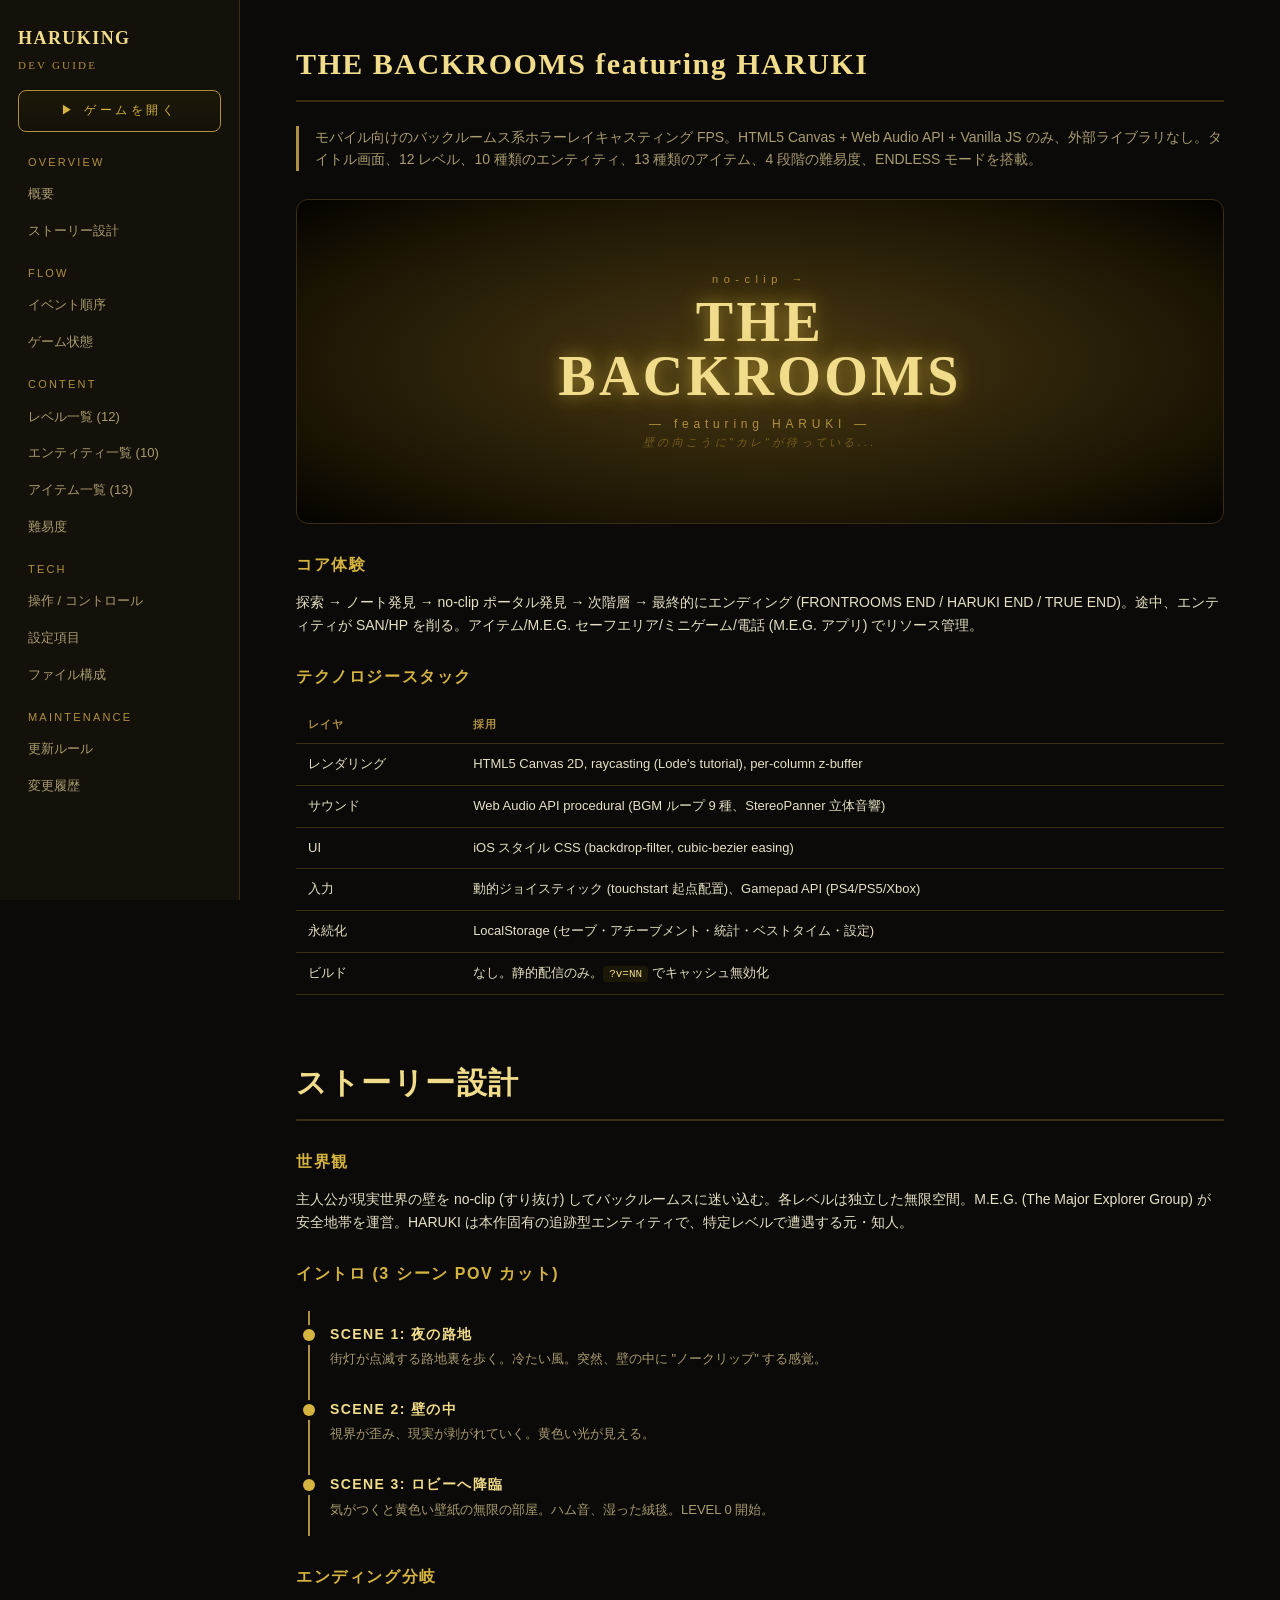
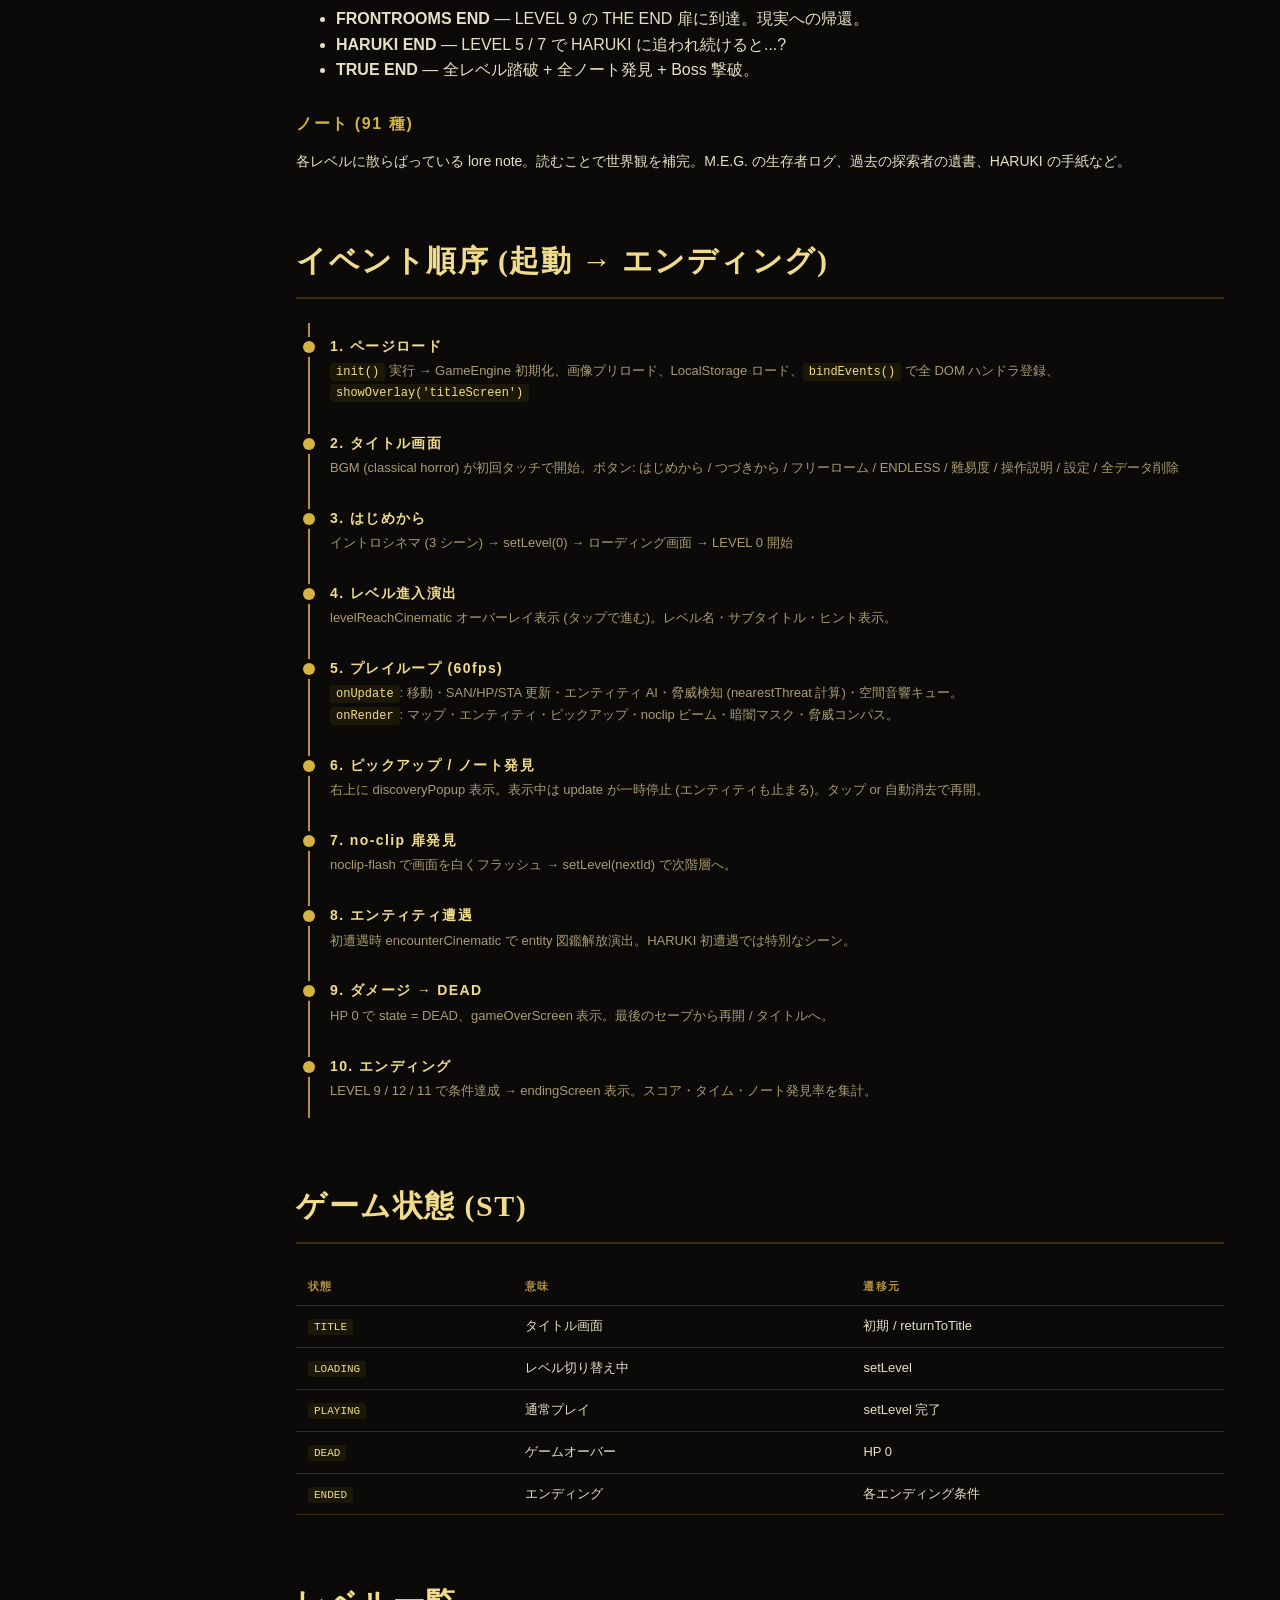
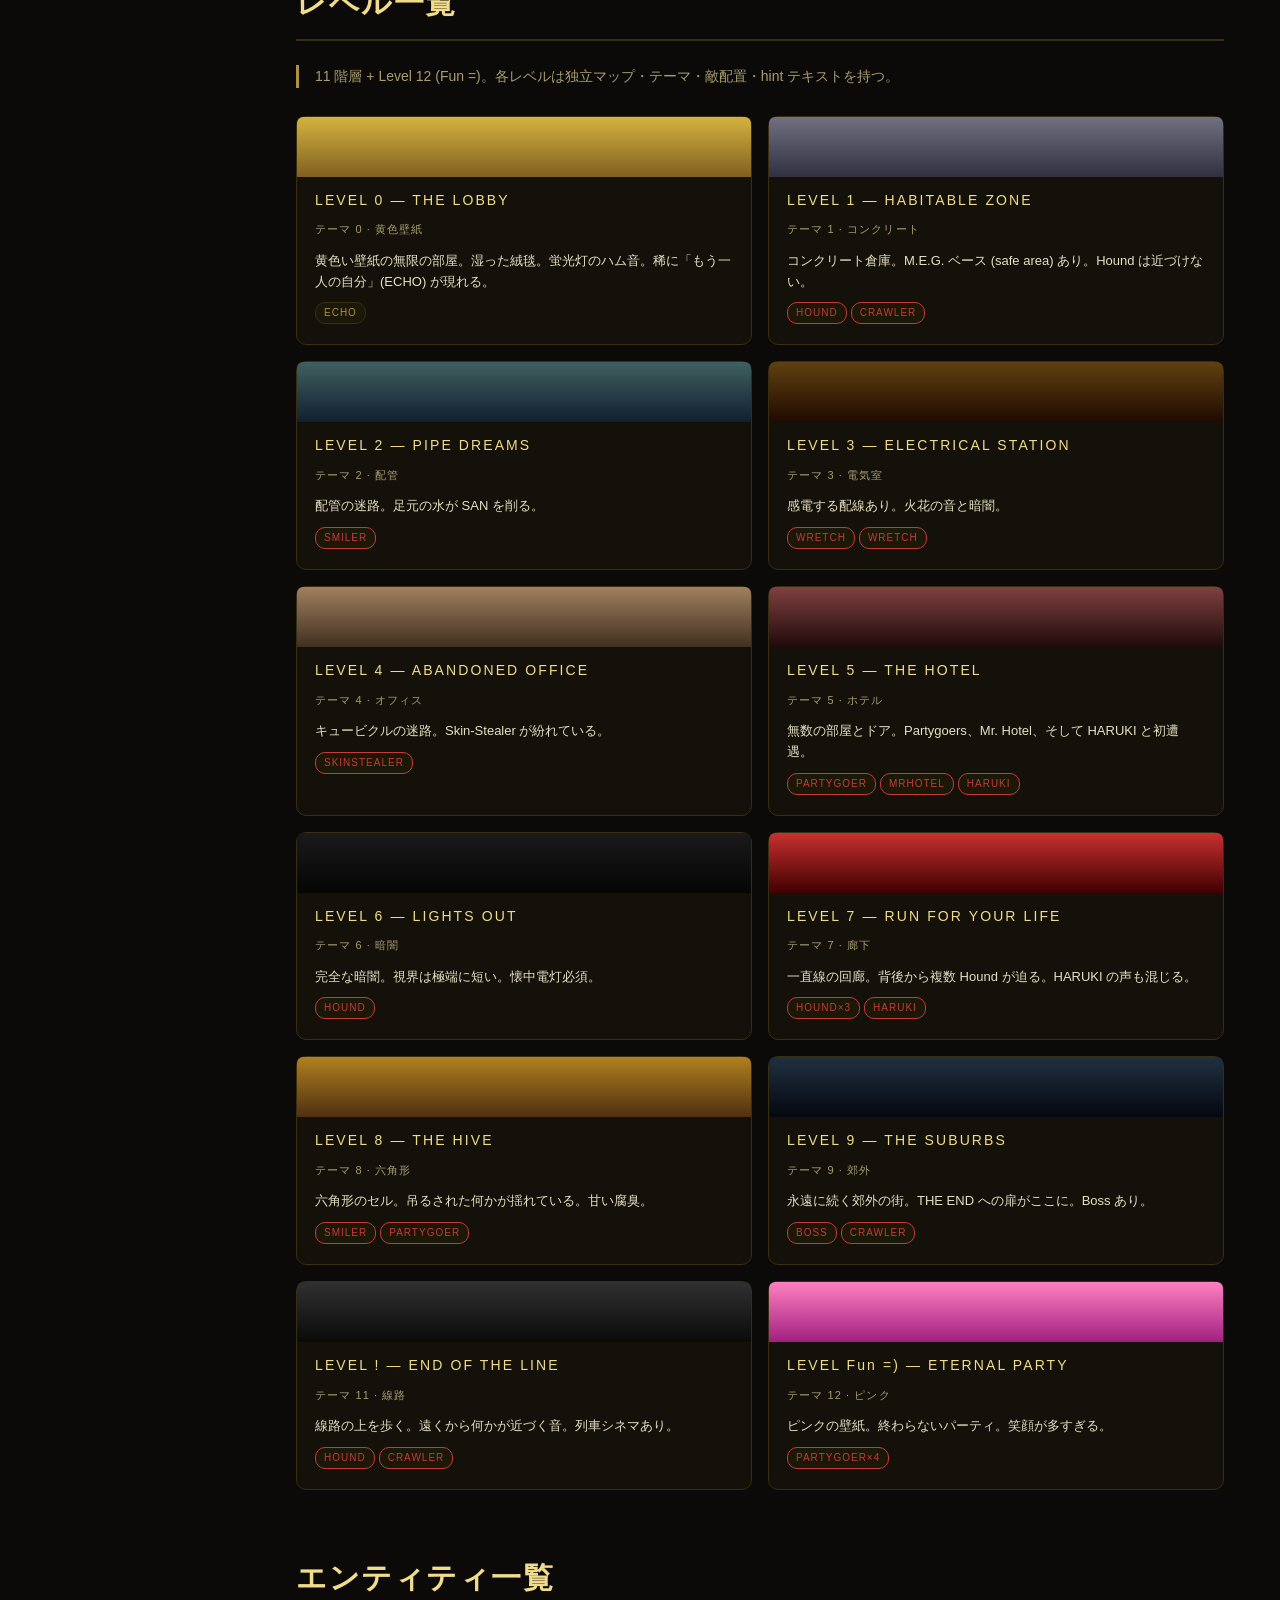
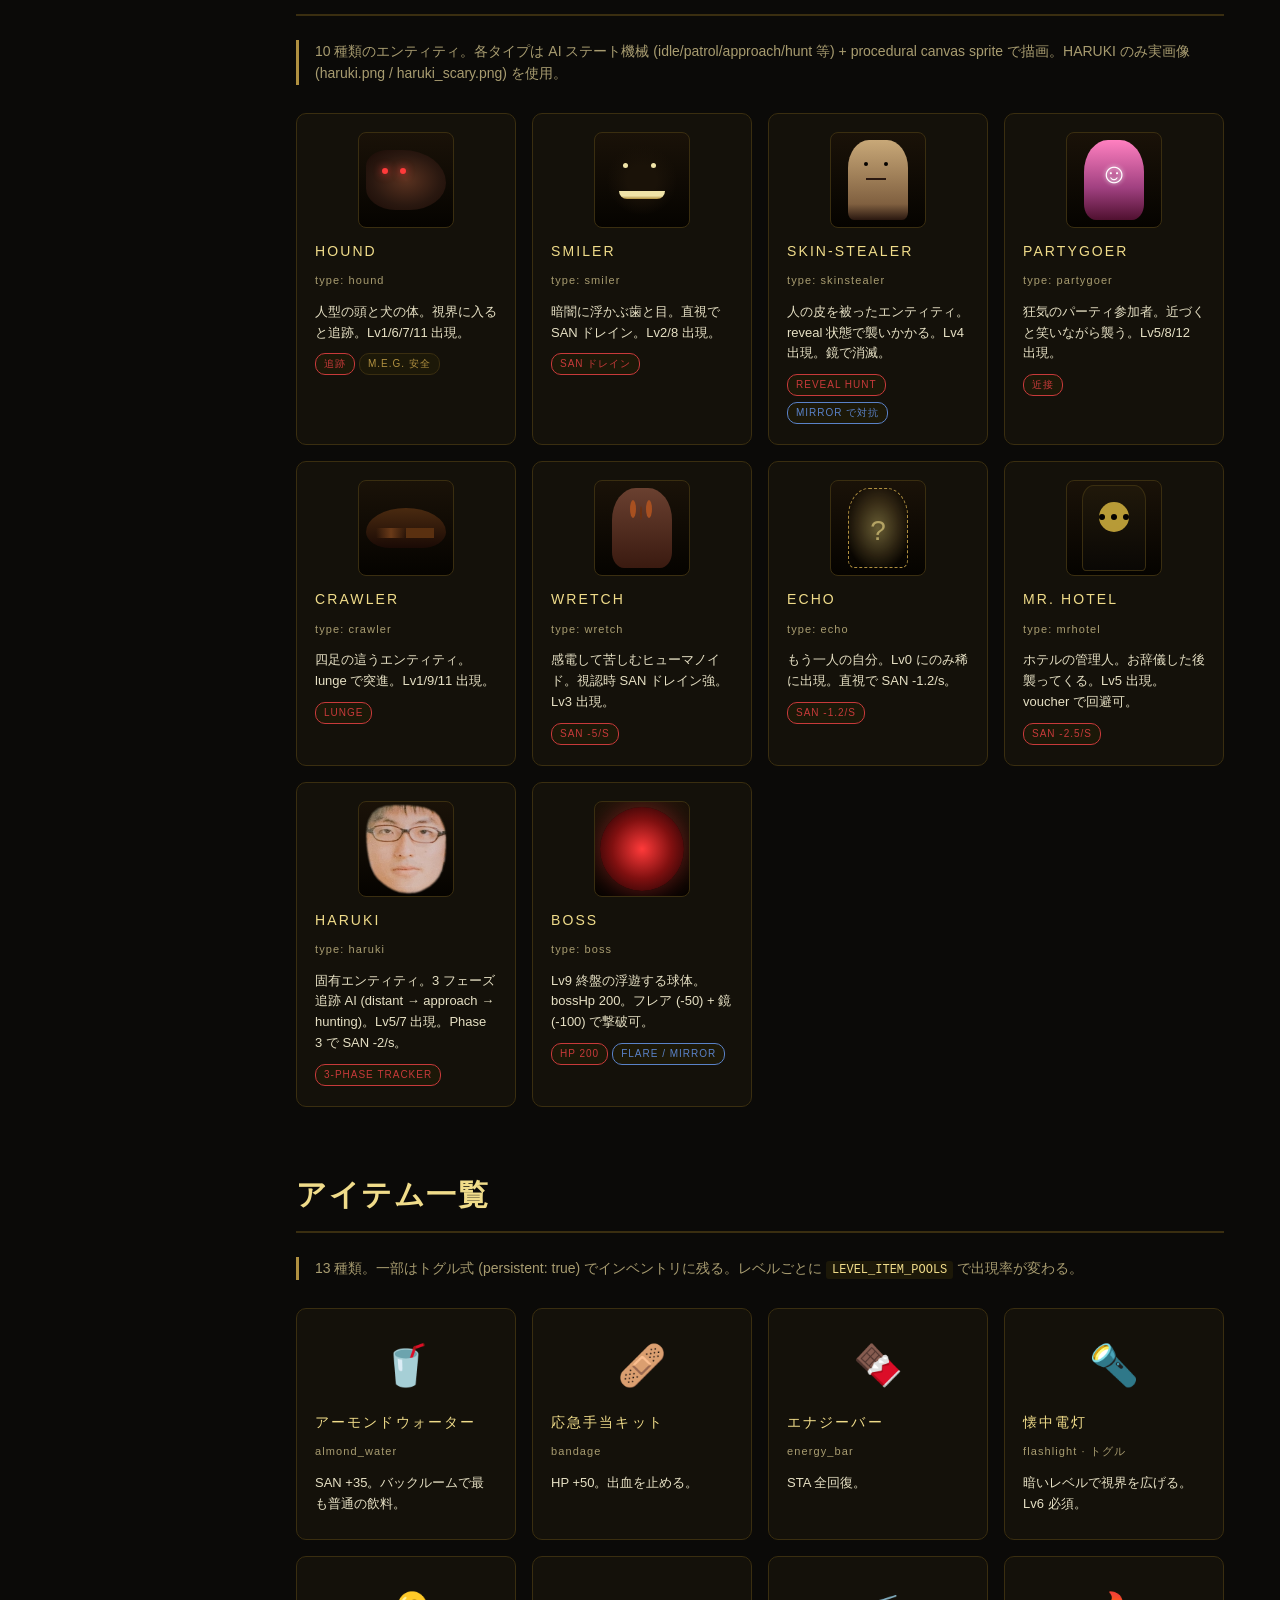
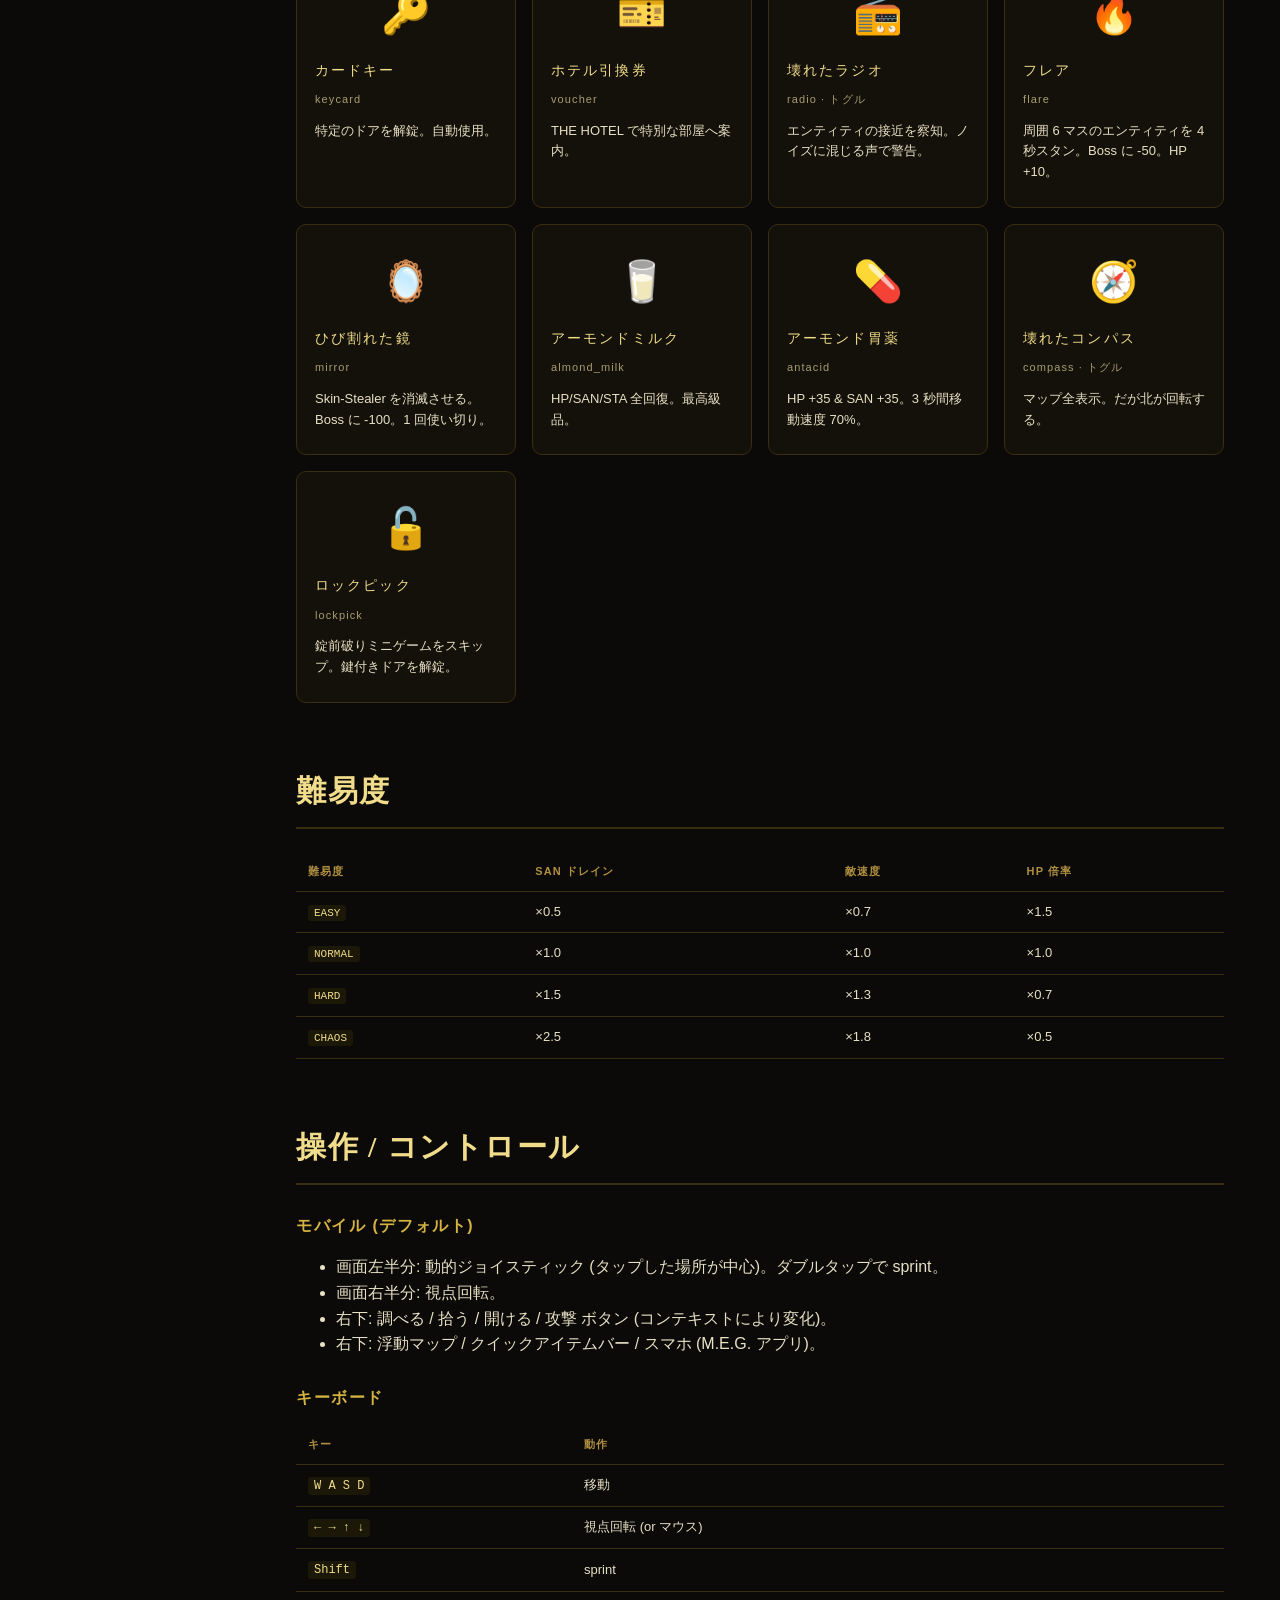
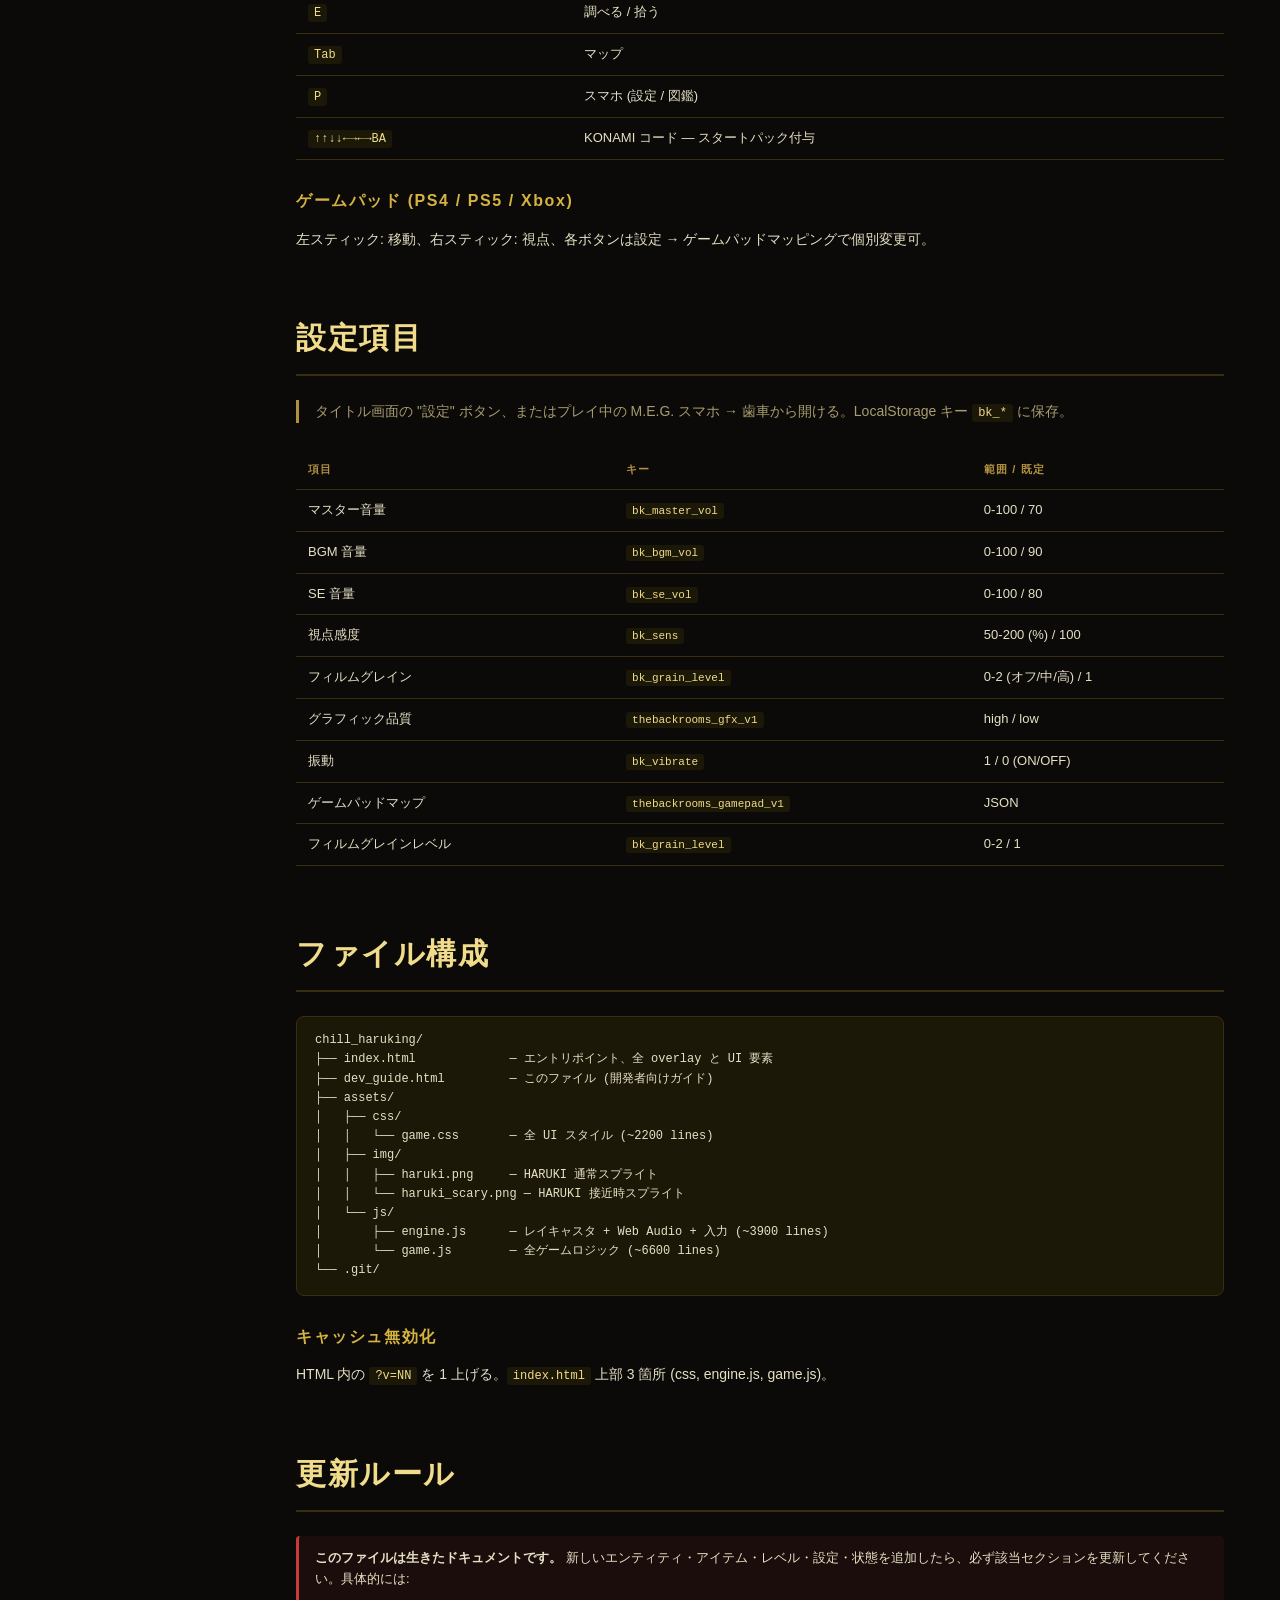
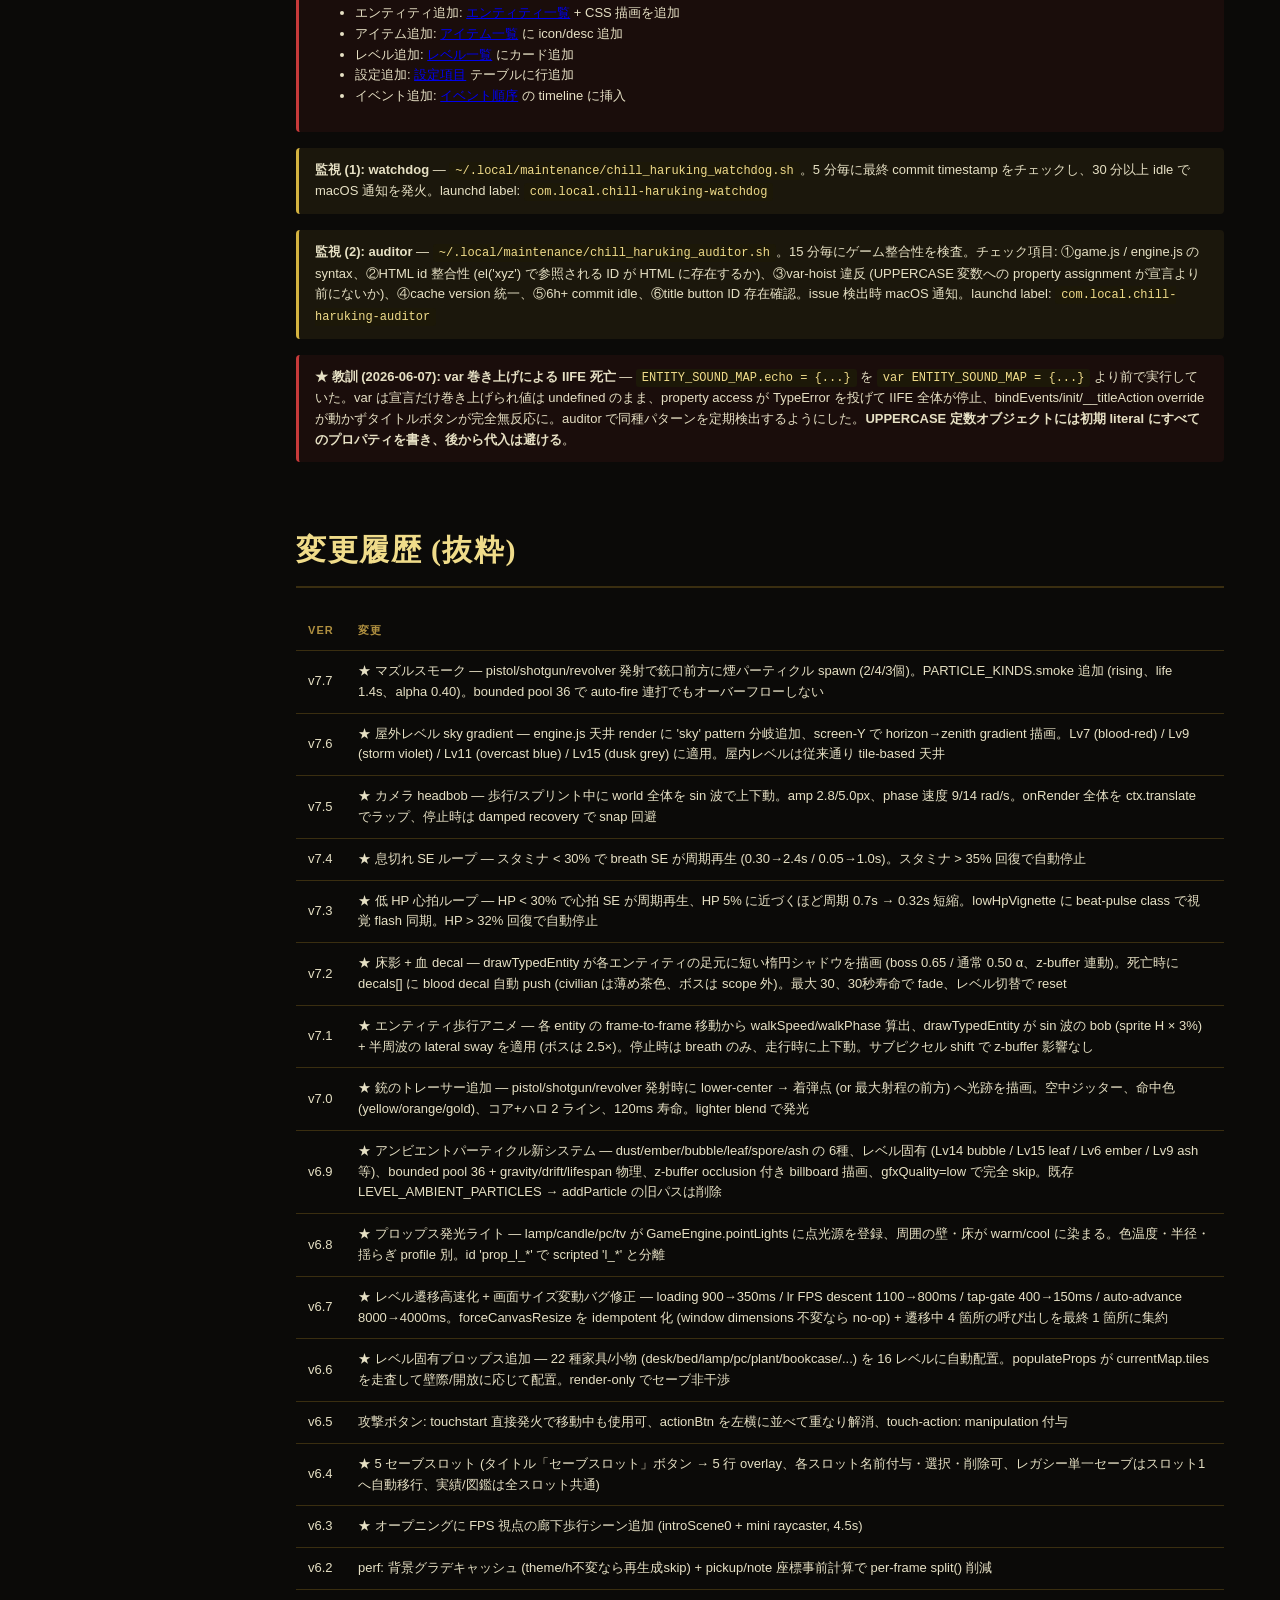
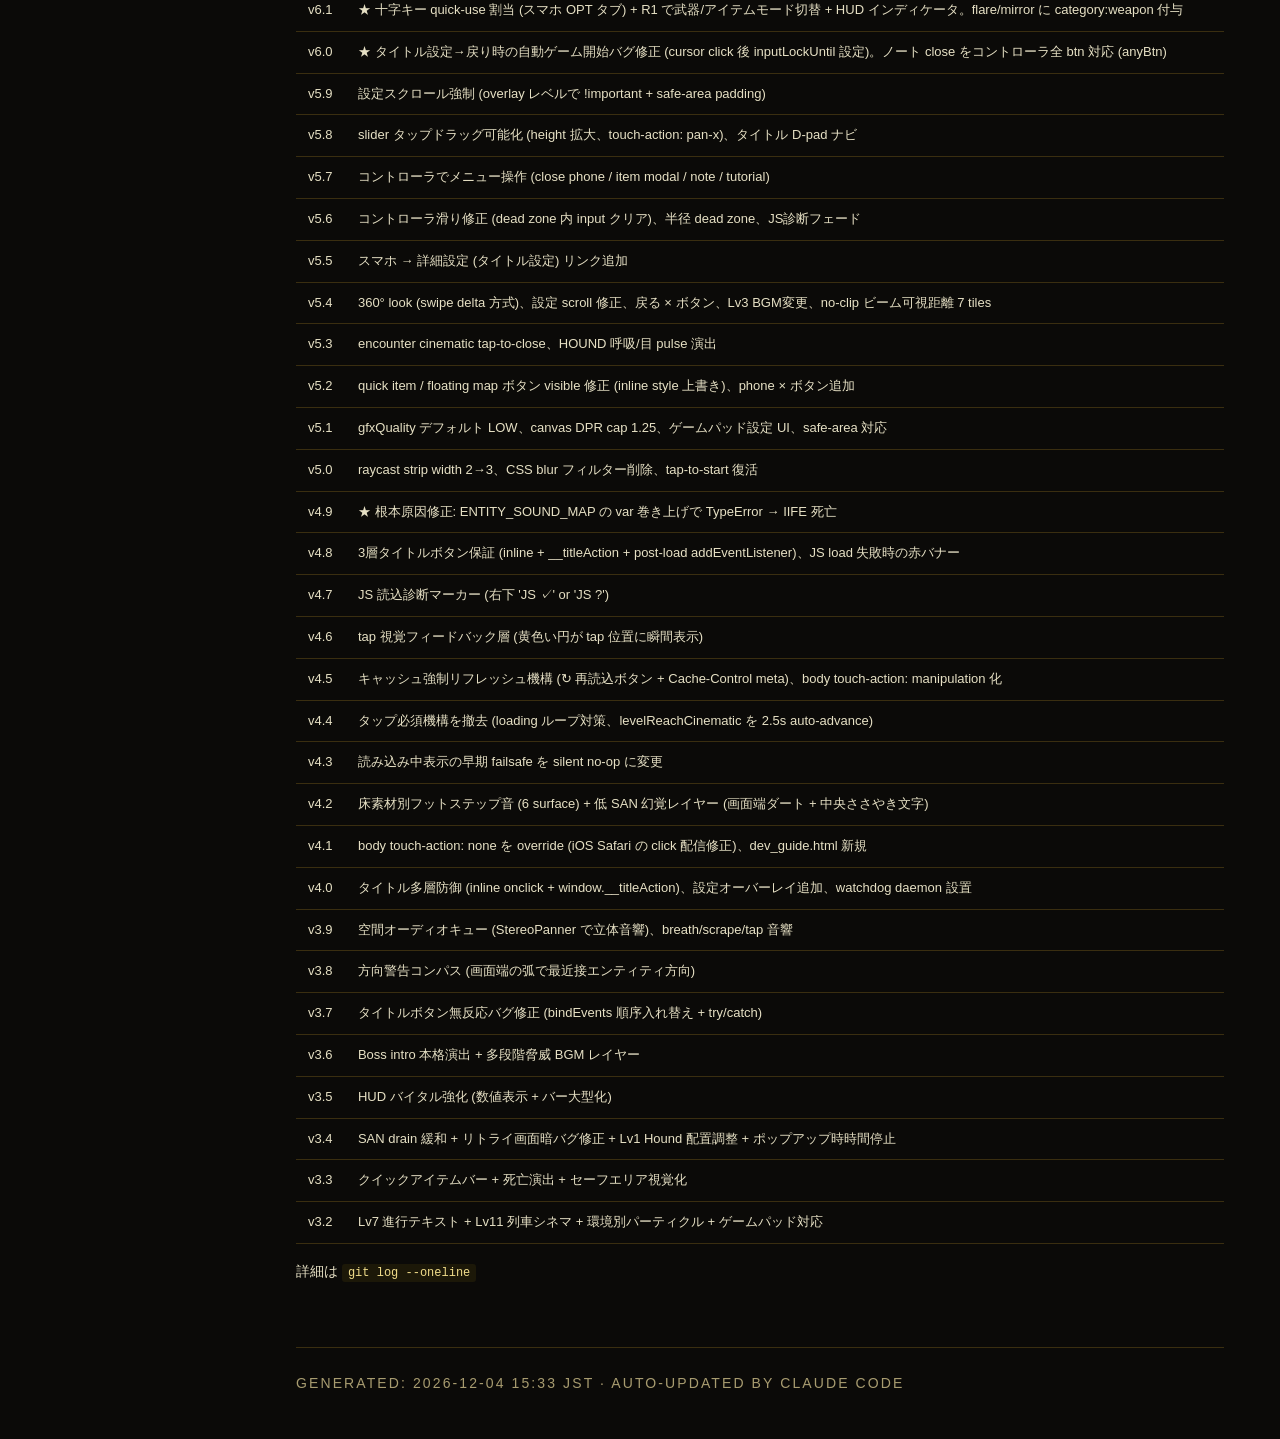
<file: dev_guide.html>
<!DOCTYPE html>
<html lang="ja">
<head>
<meta charset="UTF-8">
<meta name="viewport" content="width=device-width, initial-scale=1.0">
<title>HARUKING Dev Guide — THE BACKROOMS featuring HARUKI</title>
<style>
  :root {
    --bg: #0b0a08;
    --bg2: #14110a;
    --bg3: #1c1808;
    --gold: #d4b340;
    --gold-d: #b09040;
    --gold-l: #f0dc8a;
    --text: #e6e0c4;
    --text-d: #a89c70;
    --line: #3a2e10;
    --red: #c83a3a;
    --green: #6cb04a;
    --blue: #5a82c8;
  }
  * { box-sizing: border-box; }
  html, body { margin: 0; padding: 0; font-family: -apple-system, BlinkMacSystemFont, 'Helvetica Neue', sans-serif; }
  body { background: var(--bg); color: var(--text); line-height: 1.6; }
  .layout { display: flex; min-height: 100vh; }

  /* Sidebar */
  .sidebar {
    width: 240px;
    flex-shrink: 0;
    background: var(--bg2);
    border-right: 1px solid var(--line);
    padding: 24px 18px;
    position: sticky;
    top: 0;
    height: 100vh;
    overflow-y: auto;
  }
  .sidebar h1 {
    font-family: 'Times New Roman', serif;
    font-size: 18px;
    color: var(--gold-l);
    letter-spacing: 0.08em;
    margin: 0 0 4px;
  }
  .sidebar h1 small { color: var(--gold-d); font-size: 11px; display: block; font-weight: normal; letter-spacing: 0.2em; margin-top: 4px; }
  .sidebar nav { margin-top: 18px; }
  .sidebar nav a {
    display: block;
    color: var(--text-d);
    text-decoration: none;
    padding: 7px 10px;
    border-radius: 6px;
    font-size: 13px;
    margin-bottom: 2px;
    transition: all 0.15s;
  }
  .sidebar nav a:hover { background: var(--bg3); color: var(--gold-l); }
  .sidebar nav a.section { font-size: 11px; color: var(--gold-d); margin-top: 12px; padding: 4px 10px; letter-spacing: 0.2em; text-transform: uppercase; pointer-events: none; }
  .sidebar .play-btn {
    display: block;
    margin: 16px 0 8px;
    padding: 10px;
    background: linear-gradient(180deg, var(--bg3), var(--bg2));
    border: 1px solid var(--gold-d);
    color: var(--gold);
    border-radius: 8px;
    text-align: center;
    text-decoration: none;
    font-size: 12px;
    letter-spacing: 0.3em;
    transition: all 0.18s;
  }
  .sidebar .play-btn:hover { background: var(--gold-d); color: var(--bg); }

  /* Main */
  .main { flex: 1; padding: 40px 56px; max-width: 1200px; }
  .main section { margin-bottom: 64px; scroll-margin-top: 24px; }
  .main h2 {
    font-family: 'Times New Roman', serif;
    font-size: 30px;
    letter-spacing: 0.05em;
    color: var(--gold-l);
    border-bottom: 2px solid var(--line);
    padding-bottom: 12px;
    margin: 0 0 24px;
  }
  .main h3 {
    color: var(--gold);
    font-size: 16px;
    letter-spacing: 0.1em;
    margin: 28px 0 12px;
  }
  .main p { font-size: 14px; }
  .lead {
    font-size: 16px;
    color: var(--text-d);
    border-left: 3px solid var(--gold-d);
    padding-left: 16px;
    margin: 20px 0 28px;
  }
  code, kbd {
    background: var(--bg3);
    color: var(--gold-l);
    padding: 2px 6px;
    border-radius: 3px;
    font-family: 'SF Mono', Menlo, monospace;
    font-size: 12px;
  }
  pre {
    background: var(--bg3);
    padding: 14px 18px;
    border-radius: 8px;
    overflow-x: auto;
    border: 1px solid var(--line);
    font-size: 12px;
    font-family: 'SF Mono', Menlo, monospace;
    color: var(--text);
  }
  .grid {
    display: grid;
    gap: 16px;
    margin: 20px 0;
  }
  .grid-3 { grid-template-columns: repeat(auto-fill, minmax(220px, 1fr)); }
  .grid-4 { grid-template-columns: repeat(auto-fill, minmax(180px, 1fr)); }
  .grid-2 { grid-template-columns: repeat(auto-fill, minmax(360px, 1fr)); }
  .card {
    background: var(--bg2);
    border: 1px solid var(--line);
    border-radius: 10px;
    padding: 18px;
    position: relative;
  }
  .card-title { color: var(--gold-l); font-size: 14px; letter-spacing: 0.15em; margin: 0 0 10px; }
  .card-meta { font-size: 11px; color: var(--text-d); margin-bottom: 12px; letter-spacing: 0.1em; }
  .card p { margin: 6px 0; font-size: 13px; }
  .tag {
    display: inline-block;
    padding: 2px 8px;
    border-radius: 10px;
    font-size: 10px;
    letter-spacing: 0.1em;
    background: var(--bg3);
    color: var(--gold-d);
    border: 1px solid var(--line);
    margin: 2px 4px 2px 0;
    text-transform: uppercase;
  }
  .tag.danger { color: var(--red); border-color: var(--red); }
  .tag.safe { color: var(--green); border-color: var(--green); }
  .tag.info { color: var(--blue); border-color: var(--blue); }

  /* Title preview */
  .title-preview {
    background: radial-gradient(ellipse at center, #4a3a14 0%, #1d1604 70%, #050300 100%);
    padding: 60px 40px;
    border-radius: 12px;
    text-align: center;
    border: 1px solid var(--line);
    margin: 24px 0;
  }
  .title-preview .pre { font-size: 11px; letter-spacing: 0.5em; color: var(--gold-d); margin-bottom: 8px; }
  .title-preview .title {
    font-family: 'Times New Roman', serif;
    font-size: 56px;
    line-height: 0.95;
    letter-spacing: 0.06em;
    font-weight: 900;
    color: var(--gold-l);
    text-shadow: 0 0 16px rgba(212,179,64,0.5), 0 0 32px rgba(212,179,64,0.3);
    margin: 0;
  }
  .title-preview .sub { font-size: 12px; letter-spacing: 0.4em; color: var(--gold-d); margin: 12px 0 4px; }
  .title-preview .sub2 { font-size: 11px; letter-spacing: 0.3em; color: #786020; font-style: italic; margin-top: -4px; }

  /* Entity sprite mock — CSS rendered to match in-game style */
  .entity-sprite {
    width: 96px;
    height: 96px;
    border-radius: 8px;
    margin: 0 auto 12px;
    background: linear-gradient(180deg, #1a1208 0%, #050300 100%);
    display: flex;
    align-items: center;
    justify-content: center;
    border: 1px solid var(--line);
    overflow: hidden;
    position: relative;
  }
  .entity-sprite img { max-width: 100%; max-height: 100%; object-fit: contain; }

  /* Procedural entity icons (CSS art) */
  .icn-hound {
    width: 80px; height: 60px;
    background: radial-gradient(ellipse at center, #5a3220 0%, #2a1810 60%, #180a05 100%);
    border-radius: 30% 60% 50% 40%;
    position: relative;
  }
  .icn-hound::before {
    content: ''; position: absolute; top: 18px; left: 16px;
    width: 6px; height: 6px; background: #ff3a3a; border-radius: 50%;
    box-shadow: 0 0 8px #ff3a3a, 18px 0 0 #ff3a3a, 18px 0 8px #ff3a3a;
  }
  .icn-smiler {
    width: 70px; height: 70px;
    background: radial-gradient(ellipse, #1a1208 30%, transparent 71%);
    position: relative;
  }
  .icn-smiler::before {
    content: ''; position: absolute; bottom: 16px; left: 12px;
    width: 46px; height: 8px;
    background: linear-gradient(180deg, #f0e4a8 60%, #b09040 100%);
    border-radius: 0 0 30px 30px;
    box-shadow: 0 -1px 0 #1a1208;
  }
  .icn-smiler::after {
    content: ''; position: absolute; top: 18px; left: 16px;
    width: 5px; height: 5px; background: #f0e4a8; border-radius: 50%;
    box-shadow: 28px 0 0 #f0e4a8;
  }
  .icn-wretch {
    width: 60px; height: 80px;
    background: linear-gradient(180deg, #6a4030 0%, #3a1a10 100%);
    border-radius: 40% 40% 20% 20%;
    position: relative;
  }
  .icn-wretch::before {
    content: ''; position: absolute; top: 12px; left: 18px;
    width: 6px; height: 18px; background: #a85020; border-radius: 50%;
    box-shadow: 16px 0 0 #a85020, 8px 4px 0 -2px #6a3010;
  }
  .icn-skinstealer {
    width: 60px; height: 80px;
    background: linear-gradient(180deg, #c8a878 0%, #806040 80%, #2a1810 100%);
    border-radius: 35% 35% 10% 10%;
    position: relative;
  }
  .icn-skinstealer::before {
    content: ''; position: absolute; top: 22px; left: 16px;
    width: 4px; height: 4px; background: #050300; border-radius: 50%;
    box-shadow: 20px 0 0 #050300;
  }
  .icn-skinstealer::after {
    content: ''; position: absolute; top: 38px; left: 18px;
    width: 20px; height: 2px; background: #2a1810;
  }
  .icn-partygoer {
    width: 60px; height: 80px;
    background: linear-gradient(180deg, #ff80c0 0%, #a04080 60%, #501030 100%);
    border-radius: 40% 40% 20% 20%;
    position: relative;
  }
  .icn-partygoer::before {
    content: '☺'; position: absolute; top: 12px; left: 50%;
    transform: translateX(-50%); color: #fff; font-size: 28px;
    text-shadow: 0 0 4px #fff;
  }
  .icn-crawler {
    width: 80px; height: 40px;
    background: linear-gradient(180deg, #4a2a10 0%, #1a0a05 100%);
    border-radius: 50% 50% 30% 30% / 60% 60% 40% 40%;
    position: relative;
  }
  .icn-crawler::before {
    content: ''; position: absolute; top: 50%; left: 10px;
    width: 30px; height: 10px;
    background: linear-gradient(90deg, transparent, #6a3a18, transparent);
    box-shadow: 28px 0 0 #5a3010;
  }
  .icn-echo {
    width: 60px; height: 80px;
    background: radial-gradient(ellipse, rgba(232,213,122,0.4) 0%, rgba(180,150,80,0.2) 50%, transparent 80%);
    border: 1px dashed var(--gold-d);
    border-radius: 35% 35% 10% 10%;
    position: relative;
  }
  .icn-echo::before {
    content: '?'; position: absolute; top: 20px; left: 50%;
    transform: translateX(-50%); color: var(--gold-l); font-size: 28px; opacity: 0.6;
  }
  .icn-mrhotel {
    width: 64px; height: 86px;
    background: linear-gradient(180deg, #20180a 0%, #0a0805 100%);
    border-radius: 18% 18% 6% 6%;
    position: relative;
    border: 1px solid #3a2e10;
  }
  .icn-mrhotel::before {
    content: ''; position: absolute; top: 16px; left: 50%;
    transform: translateX(-50%);
    width: 30px; height: 30px;
    background: #d4b340;
    border-radius: 50%;
    opacity: 0.85;
  }
  .icn-mrhotel::after {
    content: ''; position: absolute; top: 28px; left: 50%;
    transform: translateX(-50%);
    width: 6px; height: 6px; background: #050300; border-radius: 50%;
    box-shadow: -12px 0 0 #050300, 12px 0 0 #050300;
  }
  .icn-boss {
    width: 84px; height: 84px;
    background: radial-gradient(circle, #ff3a3a 0%, #801010 50%, #0a0000 100%);
    border-radius: 50%;
    position: relative;
    box-shadow: 0 0 24px rgba(255,58,58,0.4);
    animation: bossPulse 2s ease-in-out infinite;
  }
  @keyframes bossPulse {
    0%, 100% { box-shadow: 0 0 24px rgba(255,58,58,0.4); }
    50%      { box-shadow: 0 0 40px rgba(255,58,58,0.7); }
  }

  /* Item icon */
  .item-icon {
    font-size: 40px;
    margin: 6px 0 14px;
    display: block;
    text-align: center;
  }

  /* Event timeline */
  .timeline {
    border-left: 2px solid var(--gold-d);
    padding-left: 20px;
    margin: 24px 0 24px 12px;
  }
  .timeline-step {
    position: relative;
    padding: 12px 0;
  }
  .timeline-step::before {
    content: '';
    position: absolute;
    left: -27px;
    top: 18px;
    width: 12px;
    height: 12px;
    background: var(--gold);
    border-radius: 50%;
    box-shadow: 0 0 0 4px var(--bg);
  }
  .timeline-step h4 {
    margin: 0 0 4px;
    color: var(--gold-l);
    font-size: 14px;
    letter-spacing: 0.1em;
  }
  .timeline-step p { font-size: 13px; color: var(--text-d); margin: 4px 0; }

  /* Level theme color */
  .level-theme {
    width: 100%; height: 60px;
    border-radius: 6px 6px 0 0;
    margin: -18px -18px 12px;
    width: calc(100% + 36px);
  }
  .lt-0 { background: linear-gradient(180deg, #d4b340 0%, #806020 100%); }
  .lt-1 { background: linear-gradient(180deg, #707080 0%, #303040 100%); }
  .lt-2 { background: linear-gradient(180deg, #406060 0%, #102030 100%); }
  .lt-3 { background: linear-gradient(180deg, #604010 0%, #200a00 100%); }
  .lt-4 { background: linear-gradient(180deg, #a08060 0%, #403020 100%); }
  .lt-5 { background: linear-gradient(180deg, #804040 0%, #200a0a 100%); }
  .lt-6 { background: linear-gradient(180deg, #1a1a1a 0%, #050505 100%); }
  .lt-7 { background: linear-gradient(180deg, #c83030 0%, #400000 100%); }
  .lt-8 { background: linear-gradient(180deg, #b08020 0%, #503010 100%); }
  .lt-9 { background: linear-gradient(180deg, #203040 0%, #050810 100%); }
  .lt-11 { background: linear-gradient(180deg, #303030 0%, #0a0a0a 100%); }
  .lt-12 { background: linear-gradient(180deg, #ff80c0 0%, #a02080 100%); }

  /* Table */
  table { width: 100%; border-collapse: collapse; margin: 16px 0; font-size: 13px; }
  th, td { padding: 10px 12px; text-align: left; border-bottom: 1px solid var(--line); }
  th { color: var(--gold-d); letter-spacing: 0.1em; font-size: 11px; text-transform: uppercase; }
  td { color: var(--text); }
  td code { font-size: 11px; }

  /* Note box */
  .note {
    background: rgba(212, 179, 64, 0.08);
    border-left: 3px solid var(--gold);
    padding: 12px 16px;
    border-radius: 4px;
    margin: 16px 0;
    font-size: 13px;
  }
  .note.warn { background: rgba(200, 58, 58, 0.08); border-left-color: var(--red); }
  .note.info { background: rgba(90, 130, 200, 0.08); border-left-color: var(--blue); }

  /* Update meta */
  .updated-meta {
    font-size: 11px;
    color: var(--text-d);
    letter-spacing: 0.15em;
    text-transform: uppercase;
    border-top: 1px solid var(--line);
    padding-top: 24px;
    margin-top: 48px;
  }

  /* Mobile */
  @media (max-width: 800px) {
    .layout { flex-direction: column; }
    .sidebar { position: static; width: 100%; height: auto; }
    .main { padding: 24px 16px; }
    .main h2 { font-size: 22px; }
    .title-preview { padding: 30px 16px; }
    .title-preview .title { font-size: 36px; }
  }
</style>
</head>
<body>
<div class="layout">

<aside class="sidebar">
  <h1>HARUKING<small>DEV GUIDE</small></h1>
  <a href="./index.html" class="play-btn">▶ ゲームを開く</a>
  <nav>
    <a href="#overview" class="section">Overview</a>
    <a href="#overview">概要</a>
    <a href="#story">ストーリー設計</a>
    <a href="#events" class="section">Flow</a>
    <a href="#events">イベント順序</a>
    <a href="#states">ゲーム状態</a>
    <a href="#content" class="section">Content</a>
    <a href="#levels">レベル一覧 (12)</a>
    <a href="#entities">エンティティ一覧 (10)</a>
    <a href="#items">アイテム一覧 (13)</a>
    <a href="#difficulty">難易度</a>
    <a href="#tech" class="section">Tech</a>
    <a href="#controls">操作 / コントロール</a>
    <a href="#settings">設定項目</a>
    <a href="#files">ファイル構成</a>
    <a href="#audit-rule" class="section">Maintenance</a>
    <a href="#audit-rule">更新ルール</a>
    <a href="#changelog">変更履歴</a>
  </nav>
</aside>

<main class="main">

<section id="overview">
  <h2>THE BACKROOMS featuring HARUKI</h2>
  <p class="lead">
    モバイル向けのバックルームス系ホラーレイキャスティング FPS。HTML5 Canvas + Web Audio API + Vanilla JS のみ、外部ライブラリなし。タイトル画面、12 レベル、10 種類のエンティティ、13 種類のアイテム、4 段階の難易度、ENDLESS モードを搭載。
  </p>

  <div class="title-preview">
    <p class="pre">no-clip →</p>
    <h3 class="title">THE<br>BACKROOMS</h3>
    <p class="sub">— featuring HARUKI —</p>
    <p class="sub2">壁の向こうに"カレ"が待っている...</p>
  </div>

  <h3>コア体験</h3>
  <p>探索 → ノート発見 → no-clip ポータル発見 → 次階層 → 最終的にエンディング (FRONTROOMS END / HARUKI END / TRUE END)。途中、エンティティが SAN/HP を削る。アイテム/M.E.G. セーフエリア/ミニゲーム/電話 (M.E.G. アプリ) でリソース管理。</p>

  <h3>テクノロジースタック</h3>
  <table>
    <tr><th>レイヤ</th><th>採用</th></tr>
    <tr><td>レンダリング</td><td>HTML5 Canvas 2D, raycasting (Lode's tutorial), per-column z-buffer</td></tr>
    <tr><td>サウンド</td><td>Web Audio API procedural (BGM ループ 9 種、StereoPanner 立体音響)</td></tr>
    <tr><td>UI</td><td>iOS スタイル CSS (backdrop-filter, cubic-bezier easing)</td></tr>
    <tr><td>入力</td><td>動的ジョイスティック (touchstart 起点配置)、Gamepad API (PS4/PS5/Xbox)</td></tr>
    <tr><td>永続化</td><td>LocalStorage (セーブ・アチーブメント・統計・ベストタイム・設定)</td></tr>
    <tr><td>ビルド</td><td>なし。静的配信のみ。<code>?v=NN</code> でキャッシュ無効化</td></tr>
  </table>
</section>

<section id="story">
  <h2>ストーリー設計</h2>

  <h3>世界観</h3>
  <p>主人公が現実世界の壁を no-clip (すり抜け) してバックルームスに迷い込む。各レベルは独立した無限空間。M.E.G. (The Major Explorer Group) が安全地帯を運営。HARUKI は本作固有の追跡型エンティティで、特定レベルで遭遇する元・知人。</p>

  <h3>イントロ (3 シーン POV カット)</h3>
  <div class="timeline">
    <div class="timeline-step">
      <h4>SCENE 1: 夜の路地</h4>
      <p>街灯が点滅する路地裏を歩く。冷たい風。突然、壁の中に "ノークリップ" する感覚。</p>
    </div>
    <div class="timeline-step">
      <h4>SCENE 2: 壁の中</h4>
      <p>視界が歪み、現実が剥がれていく。黄色い光が見える。</p>
    </div>
    <div class="timeline-step">
      <h4>SCENE 3: ロビーへ降臨</h4>
      <p>気がつくと黄色い壁紙の無限の部屋。ハム音、湿った絨毯。LEVEL 0 開始。</p>
    </div>
  </div>

  <h3>エンディング分岐</h3>
  <ul>
    <li><strong>FRONTROOMS END</strong> — LEVEL 9 の THE END 扉に到達。現実への帰還。</li>
    <li><strong>HARUKI END</strong> — LEVEL 5 / 7 で HARUKI に追われ続けると...?</li>
    <li><strong>TRUE END</strong> — 全レベル踏破 + 全ノート発見 + Boss 撃破。</li>
  </ul>

  <h3>ノート (91 種)</h3>
  <p>各レベルに散らばっている lore note。読むことで世界観を補完。M.E.G. の生存者ログ、過去の探索者の遺書、HARUKI の手紙など。</p>
</section>

<section id="events">
  <h2>イベント順序 (起動 → エンディング)</h2>

  <div class="timeline">
    <div class="timeline-step">
      <h4>1. ページロード</h4>
      <p><code>init()</code> 実行 → GameEngine 初期化、画像プリロード、LocalStorage ロード、<code>bindEvents()</code> で全 DOM ハンドラ登録、<code>showOverlay('titleScreen')</code></p>
    </div>
    <div class="timeline-step">
      <h4>2. タイトル画面</h4>
      <p>BGM (classical horror) が初回タッチで開始。ボタン: はじめから / つづきから / フリーローム / ENDLESS / 難易度 / 操作説明 / 設定 / 全データ削除</p>
    </div>
    <div class="timeline-step">
      <h4>3. はじめから</h4>
      <p>イントロシネマ (3 シーン) → setLevel(0) → ローディング画面 → LEVEL 0 開始</p>
    </div>
    <div class="timeline-step">
      <h4>4. レベル進入演出</h4>
      <p>levelReachCinematic オーバーレイ表示 (タップで進む)。レベル名・サブタイトル・ヒント表示。</p>
    </div>
    <div class="timeline-step">
      <h4>5. プレイループ (60fps)</h4>
      <p><code>onUpdate</code>: 移動・SAN/HP/STA 更新・エンティティ AI・脅威検知 (nearestThreat 計算)・空間音響キュー。<br>
      <code>onRender</code>: マップ・エンティティ・ピックアップ・noclip ビーム・暗闇マスク・脅威コンパス。</p>
    </div>
    <div class="timeline-step">
      <h4>6. ピックアップ / ノート発見</h4>
      <p>右上に discoveryPopup 表示。表示中は update が一時停止 (エンティティも止まる)。タップ or 自動消去で再開。</p>
    </div>
    <div class="timeline-step">
      <h4>7. no-clip 扉発見</h4>
      <p>noclip-flash で画面を白くフラッシュ → setLevel(nextId) で次階層へ。</p>
    </div>
    <div class="timeline-step">
      <h4>8. エンティティ遭遇</h4>
      <p>初遭遇時 encounterCinematic で entity 図鑑解放演出。HARUKI 初遭遇では特別なシーン。</p>
    </div>
    <div class="timeline-step">
      <h4>9. ダメージ → DEAD</h4>
      <p>HP 0 で state = DEAD、gameOverScreen 表示。最後のセーブから再開 / タイトルへ。</p>
    </div>
    <div class="timeline-step">
      <h4>10. エンディング</h4>
      <p>LEVEL 9 / 12 / 11 で条件達成 → endingScreen 表示。スコア・タイム・ノート発見率を集計。</p>
    </div>
  </div>
</section>

<section id="states">
  <h2>ゲーム状態 (ST)</h2>
  <table>
    <tr><th>状態</th><th>意味</th><th>遷移元</th></tr>
    <tr><td><code>TITLE</code></td><td>タイトル画面</td><td>初期 / returnToTitle</td></tr>
    <tr><td><code>LOADING</code></td><td>レベル切り替え中</td><td>setLevel</td></tr>
    <tr><td><code>PLAYING</code></td><td>通常プレイ</td><td>setLevel 完了</td></tr>
    <tr><td><code>DEAD</code></td><td>ゲームオーバー</td><td>HP 0</td></tr>
    <tr><td><code>ENDED</code></td><td>エンディング</td><td>各エンディング条件</td></tr>
  </table>
</section>

<section id="levels">
  <h2>レベル一覧</h2>
  <p class="lead">11 階層 + Level 12 (Fun =)。各レベルは独立マップ・テーマ・敵配置・hint テキストを持つ。</p>
  <div class="grid grid-2">

    <div class="card">
      <div class="level-theme lt-0"></div>
      <div class="card-title">LEVEL 0 — THE LOBBY</div>
      <div class="card-meta">テーマ 0 · 黄色壁紙</div>
      <p>黄色い壁紙の無限の部屋。湿った絨毯。蛍光灯のハム音。稀に「もう一人の自分」(ECHO) が現れる。</p>
      <span class="tag">echo</span>
    </div>

    <div class="card">
      <div class="level-theme lt-1"></div>
      <div class="card-title">LEVEL 1 — HABITABLE ZONE</div>
      <div class="card-meta">テーマ 1 · コンクリート</div>
      <p>コンクリート倉庫。M.E.G. ベース (safe area) あり。Hound は近づけない。</p>
      <span class="tag danger">hound</span><span class="tag danger">crawler</span>
    </div>

    <div class="card">
      <div class="level-theme lt-2"></div>
      <div class="card-title">LEVEL 2 — PIPE DREAMS</div>
      <div class="card-meta">テーマ 2 · 配管</div>
      <p>配管の迷路。足元の水が SAN を削る。</p>
      <span class="tag danger">smiler</span>
    </div>

    <div class="card">
      <div class="level-theme lt-3"></div>
      <div class="card-title">LEVEL 3 — ELECTRICAL STATION</div>
      <div class="card-meta">テーマ 3 · 電気室</div>
      <p>感電する配線あり。火花の音と暗闇。</p>
      <span class="tag danger">wretch</span><span class="tag danger">wretch</span>
    </div>

    <div class="card">
      <div class="level-theme lt-4"></div>
      <div class="card-title">LEVEL 4 — ABANDONED OFFICE</div>
      <div class="card-meta">テーマ 4 · オフィス</div>
      <p>キュービクルの迷路。Skin-Stealer が紛れている。</p>
      <span class="tag danger">skinstealer</span>
    </div>

    <div class="card">
      <div class="level-theme lt-5"></div>
      <div class="card-title">LEVEL 5 — THE HOTEL</div>
      <div class="card-meta">テーマ 5 · ホテル</div>
      <p>無数の部屋とドア。Partygoers、Mr. Hotel、そして HARUKI と初遭遇。</p>
      <span class="tag danger">partygoer</span><span class="tag danger">mrhotel</span><span class="tag danger">haruki</span>
    </div>

    <div class="card">
      <div class="level-theme lt-6"></div>
      <div class="card-title">LEVEL 6 — LIGHTS OUT</div>
      <div class="card-meta">テーマ 6 · 暗闇</div>
      <p>完全な暗闇。視界は極端に短い。懐中電灯必須。</p>
      <span class="tag danger">hound</span>
    </div>

    <div class="card">
      <div class="level-theme lt-7"></div>
      <div class="card-title">LEVEL 7 — RUN FOR YOUR LIFE</div>
      <div class="card-meta">テーマ 7 · 廊下</div>
      <p>一直線の回廊。背後から複数 Hound が迫る。HARUKI の声も混じる。</p>
      <span class="tag danger">hound×3</span><span class="tag danger">haruki</span>
    </div>

    <div class="card">
      <div class="level-theme lt-8"></div>
      <div class="card-title">LEVEL 8 — THE HIVE</div>
      <div class="card-meta">テーマ 8 · 六角形</div>
      <p>六角形のセル。吊るされた何かが揺れている。甘い腐臭。</p>
      <span class="tag danger">smiler</span><span class="tag danger">partygoer</span>
    </div>

    <div class="card">
      <div class="level-theme lt-9"></div>
      <div class="card-title">LEVEL 9 — THE SUBURBS</div>
      <div class="card-meta">テーマ 9 · 郊外</div>
      <p>永遠に続く郊外の街。THE END への扉がここに。Boss あり。</p>
      <span class="tag danger">boss</span><span class="tag danger">crawler</span>
    </div>

    <div class="card">
      <div class="level-theme lt-11"></div>
      <div class="card-title">LEVEL ! — END OF THE LINE</div>
      <div class="card-meta">テーマ 11 · 線路</div>
      <p>線路の上を歩く。遠くから何かが近づく音。列車シネマあり。</p>
      <span class="tag danger">hound</span><span class="tag danger">crawler</span>
    </div>

    <div class="card">
      <div class="level-theme lt-12"></div>
      <div class="card-title">LEVEL Fun =) — ETERNAL PARTY</div>
      <div class="card-meta">テーマ 12 · ピンク</div>
      <p>ピンクの壁紙。終わらないパーティ。笑顔が多すぎる。</p>
      <span class="tag danger">partygoer×4</span>
    </div>

  </div>
</section>

<section id="entities">
  <h2>エンティティ一覧</h2>
  <p class="lead">10 種類のエンティティ。各タイプは AI ステート機械 (idle/patrol/approach/hunt 等) + procedural canvas sprite で描画。HARUKI のみ実画像 (haruki.png / haruki_scary.png) を使用。</p>

  <div class="grid grid-3">

    <div class="card">
      <div class="entity-sprite"><div class="icn-hound"></div></div>
      <div class="card-title">HOUND</div>
      <div class="card-meta">type: hound</div>
      <p>人型の頭と犬の体。視界に入ると追跡。Lv1/6/7/11 出現。</p>
      <span class="tag danger">追跡</span><span class="tag">M.E.G. 安全</span>
    </div>

    <div class="card">
      <div class="entity-sprite"><div class="icn-smiler"></div></div>
      <div class="card-title">SMILER</div>
      <div class="card-meta">type: smiler</div>
      <p>暗闇に浮かぶ歯と目。直視で SAN ドレイン。Lv2/8 出現。</p>
      <span class="tag danger">SAN ドレイン</span>
    </div>

    <div class="card">
      <div class="entity-sprite"><div class="icn-skinstealer"></div></div>
      <div class="card-title">SKIN-STEALER</div>
      <div class="card-meta">type: skinstealer</div>
      <p>人の皮を被ったエンティティ。reveal 状態で襲いかかる。Lv4 出現。鏡で消滅。</p>
      <span class="tag danger">reveal hunt</span><span class="tag info">mirror で対抗</span>
    </div>

    <div class="card">
      <div class="entity-sprite"><div class="icn-partygoer"></div></div>
      <div class="card-title">PARTYGOER</div>
      <div class="card-meta">type: partygoer</div>
      <p>狂気のパーティ参加者。近づくと笑いながら襲う。Lv5/8/12 出現。</p>
      <span class="tag danger">近接</span>
    </div>

    <div class="card">
      <div class="entity-sprite"><div class="icn-crawler"></div></div>
      <div class="card-title">CRAWLER</div>
      <div class="card-meta">type: crawler</div>
      <p>四足の這うエンティティ。lunge で突進。Lv1/9/11 出現。</p>
      <span class="tag danger">lunge</span>
    </div>

    <div class="card">
      <div class="entity-sprite"><div class="icn-wretch"></div></div>
      <div class="card-title">WRETCH</div>
      <div class="card-meta">type: wretch</div>
      <p>感電して苦しむヒューマノイド。視認時 SAN ドレイン強。Lv3 出現。</p>
      <span class="tag danger">SAN -5/s</span>
    </div>

    <div class="card">
      <div class="entity-sprite"><div class="icn-echo"></div></div>
      <div class="card-title">ECHO</div>
      <div class="card-meta">type: echo</div>
      <p>もう一人の自分。Lv0 にのみ稀に出現。直視で SAN -1.2/s。</p>
      <span class="tag danger">SAN -1.2/s</span>
    </div>

    <div class="card">
      <div class="entity-sprite"><div class="icn-mrhotel"></div></div>
      <div class="card-title">MR. HOTEL</div>
      <div class="card-meta">type: mrhotel</div>
      <p>ホテルの管理人。お辞儀した後襲ってくる。Lv5 出現。voucher で回避可。</p>
      <span class="tag danger">SAN -2.5/s</span>
    </div>

    <div class="card">
      <div class="entity-sprite"><img src="assets/img/haruki.png" alt="HARUKI" onerror="this.style.display='none'; this.parentNode.innerHTML='<div style=color:#d4b340;font-size:36px>👤</div>'"></div>
      <div class="card-title">HARUKI</div>
      <div class="card-meta">type: haruki</div>
      <p>固有エンティティ。3 フェーズ追跡 AI (distant → approach → hunting)。Lv5/7 出現。Phase 3 で SAN -2/s。</p>
      <span class="tag danger">3-phase tracker</span>
    </div>

    <div class="card">
      <div class="entity-sprite"><div class="icn-boss"></div></div>
      <div class="card-title">BOSS</div>
      <div class="card-meta">type: boss</div>
      <p>Lv9 終盤の浮遊する球体。bossHp 200。フレア (-50) + 鏡 (-100) で撃破可。</p>
      <span class="tag danger">HP 200</span><span class="tag info">flare / mirror</span>
    </div>

  </div>
</section>

<section id="items">
  <h2>アイテム一覧</h2>
  <p class="lead">13 種類。一部はトグル式 (persistent: true) でインベントリに残る。レベルごとに <code>LEVEL_ITEM_POOLS</code> で出現率が変わる。</p>
  <div class="grid grid-3">

    <div class="card">
      <span class="item-icon">🥤</span>
      <div class="card-title">アーモンドウォーター</div>
      <div class="card-meta">almond_water</div>
      <p>SAN +35。バックルームで最も普通の飲料。</p>
    </div>

    <div class="card">
      <span class="item-icon">🩹</span>
      <div class="card-title">応急手当キット</div>
      <div class="card-meta">bandage</div>
      <p>HP +50。出血を止める。</p>
    </div>

    <div class="card">
      <span class="item-icon">🍫</span>
      <div class="card-title">エナジーバー</div>
      <div class="card-meta">energy_bar</div>
      <p>STA 全回復。</p>
    </div>

    <div class="card">
      <span class="item-icon">🔦</span>
      <div class="card-title">懐中電灯</div>
      <div class="card-meta">flashlight · トグル</div>
      <p>暗いレベルで視界を広げる。Lv6 必須。</p>
    </div>

    <div class="card">
      <span class="item-icon">🔑</span>
      <div class="card-title">カードキー</div>
      <div class="card-meta">keycard</div>
      <p>特定のドアを解錠。自動使用。</p>
    </div>

    <div class="card">
      <span class="item-icon">🎫</span>
      <div class="card-title">ホテル引換券</div>
      <div class="card-meta">voucher</div>
      <p>THE HOTEL で特別な部屋へ案内。</p>
    </div>

    <div class="card">
      <span class="item-icon">📻</span>
      <div class="card-title">壊れたラジオ</div>
      <div class="card-meta">radio · トグル</div>
      <p>エンティティの接近を察知。ノイズに混じる声で警告。</p>
    </div>

    <div class="card">
      <span class="item-icon">🔥</span>
      <div class="card-title">フレア</div>
      <div class="card-meta">flare</div>
      <p>周囲 6 マスのエンティティを 4 秒スタン。Boss に -50。HP +10。</p>
    </div>

    <div class="card">
      <span class="item-icon">🪞</span>
      <div class="card-title">ひび割れた鏡</div>
      <div class="card-meta">mirror</div>
      <p>Skin-Stealer を消滅させる。Boss に -100。1 回使い切り。</p>
    </div>

    <div class="card">
      <span class="item-icon">🥛</span>
      <div class="card-title">アーモンドミルク</div>
      <div class="card-meta">almond_milk</div>
      <p>HP/SAN/STA 全回復。最高級品。</p>
    </div>

    <div class="card">
      <span class="item-icon">💊</span>
      <div class="card-title">アーモンド胃薬</div>
      <div class="card-meta">antacid</div>
      <p>HP +35 & SAN +35。3 秒間移動速度 70%。</p>
    </div>

    <div class="card">
      <span class="item-icon">🧭</span>
      <div class="card-title">壊れたコンパス</div>
      <div class="card-meta">compass · トグル</div>
      <p>マップ全表示。だが北が回転する。</p>
    </div>

    <div class="card">
      <span class="item-icon">🔓</span>
      <div class="card-title">ロックピック</div>
      <div class="card-meta">lockpick</div>
      <p>錠前破りミニゲームをスキップ。鍵付きドアを解錠。</p>
    </div>

  </div>
</section>

<section id="difficulty">
  <h2>難易度</h2>
  <table>
    <tr><th>難易度</th><th>SAN ドレイン</th><th>敵速度</th><th>HP 倍率</th></tr>
    <tr><td><code>EASY</code></td><td>×0.5</td><td>×0.7</td><td>×1.5</td></tr>
    <tr><td><code>NORMAL</code></td><td>×1.0</td><td>×1.0</td><td>×1.0</td></tr>
    <tr><td><code>HARD</code></td><td>×1.5</td><td>×1.3</td><td>×0.7</td></tr>
    <tr><td><code>CHAOS</code></td><td>×2.5</td><td>×1.8</td><td>×0.5</td></tr>
  </table>
</section>

<section id="controls">
  <h2>操作 / コントロール</h2>

  <h3>モバイル (デフォルト)</h3>
  <ul>
    <li>画面左半分: 動的ジョイスティック (タップした場所が中心)。ダブルタップで sprint。</li>
    <li>画面右半分: 視点回転。</li>
    <li>右下: 調べる / 拾う / 開ける / 攻撃 ボタン (コンテキストにより変化)。</li>
    <li>右下: 浮動マップ / クイックアイテムバー / スマホ (M.E.G. アプリ)。</li>
  </ul>

  <h3>キーボード</h3>
  <table>
    <tr><th>キー</th><th>動作</th></tr>
    <tr><td><kbd>W A S D</kbd></td><td>移動</td></tr>
    <tr><td><kbd>← → ↑ ↓</kbd></td><td>視点回転 (or マウス)</td></tr>
    <tr><td><kbd>Shift</kbd></td><td>sprint</td></tr>
    <tr><td><kbd>E</kbd></td><td>調べる / 拾う</td></tr>
    <tr><td><kbd>Tab</kbd></td><td>マップ</td></tr>
    <tr><td><kbd>P</kbd></td><td>スマホ (設定 / 図鑑)</td></tr>
    <tr><td><kbd>↑↑↓↓←→←→BA</kbd></td><td>KONAMI コード — スタートパック付与</td></tr>
  </table>

  <h3>ゲームパッド (PS4 / PS5 / Xbox)</h3>
  <p>左スティック: 移動、右スティック: 視点、各ボタンは設定 → ゲームパッドマッピングで個別変更可。</p>
</section>

<section id="settings">
  <h2>設定項目</h2>
  <p class="lead">タイトル画面の "設定" ボタン、またはプレイ中の M.E.G. スマホ → 歯車から開ける。LocalStorage キー <code>bk_*</code> に保存。</p>
  <table>
    <tr><th>項目</th><th>キー</th><th>範囲 / 既定</th></tr>
    <tr><td>マスター音量</td><td><code>bk_master_vol</code></td><td>0-100 / 70</td></tr>
    <tr><td>BGM 音量</td><td><code>bk_bgm_vol</code></td><td>0-100 / 90</td></tr>
    <tr><td>SE 音量</td><td><code>bk_se_vol</code></td><td>0-100 / 80</td></tr>
    <tr><td>視点感度</td><td><code>bk_sens</code></td><td>50-200 (%) / 100</td></tr>
    <tr><td>フィルムグレイン</td><td><code>bk_grain_level</code></td><td>0-2 (オフ/中/高) / 1</td></tr>
    <tr><td>グラフィック品質</td><td><code>thebackrooms_gfx_v1</code></td><td>high / low</td></tr>
    <tr><td>振動</td><td><code>bk_vibrate</code></td><td>1 / 0 (ON/OFF)</td></tr>
    <tr><td>ゲームパッドマップ</td><td><code>thebackrooms_gamepad_v1</code></td><td>JSON</td></tr>
    <tr><td>フィルムグレインレベル</td><td><code>bk_grain_level</code></td><td>0-2 / 1</td></tr>
  </table>
</section>

<section id="files">
  <h2>ファイル構成</h2>
  <pre>chill_haruking/
├── index.html             — エントリポイント、全 overlay と UI 要素
├── dev_guide.html         — このファイル (開発者向けガイド)
├── assets/
│   ├── css/
│   │   └── game.css       — 全 UI スタイル (~2200 lines)
│   ├── img/
│   │   ├── haruki.png     — HARUKI 通常スプライト
│   │   └── haruki_scary.png — HARUKI 接近時スプライト
│   └── js/
│       ├── engine.js      — レイキャスタ + Web Audio + 入力 (~3900 lines)
│       └── game.js        — 全ゲームロジック (~6600 lines)
└── .git/</pre>

  <h3>キャッシュ無効化</h3>
  <p>HTML 内の <code>?v=NN</code> を 1 上げる。<code>index.html</code> 上部 3 箇所 (css, engine.js, game.js)。</p>
</section>

<section id="audit-rule">
  <h2>更新ルール</h2>
  <div class="note warn">
    <strong>このファイルは生きたドキュメントです。</strong> 新しいエンティティ・アイテム・レベル・設定・状態を追加したら、必ず該当セクションを更新してください。具体的には:
    <ul>
      <li>エンティティ追加: <a href="#entities">エンティティ一覧</a> + CSS 描画を追加</li>
      <li>アイテム追加: <a href="#items">アイテム一覧</a> に icon/desc 追加</li>
      <li>レベル追加: <a href="#levels">レベル一覧</a> にカード追加</li>
      <li>設定追加: <a href="#settings">設定項目</a> テーブルに行追加</li>
      <li>イベント追加: <a href="#events">イベント順序</a> の timeline に挿入</li>
    </ul>
  </div>

  <div class="note">
    <strong>監視 (1): watchdog</strong> — <code>~/.local/maintenance/chill_haruking_watchdog.sh</code>。5 分毎に最終 commit timestamp をチェックし、30 分以上 idle で macOS 通知を発火。launchd label: <code>com.local.chill-haruking-watchdog</code>
  </div>
  <div class="note">
    <strong>監視 (2): auditor</strong> — <code>~/.local/maintenance/chill_haruking_auditor.sh</code>。15 分毎にゲーム整合性を検査。チェック項目: ①game.js / engine.js の syntax、②HTML id 整合性 (el('xyz') で参照される ID が HTML に存在するか)、③var-hoist 違反 (UPPERCASE 変数への property assignment が宣言より前にないか)、④cache version 統一、⑤6h+ commit idle、⑥title button ID 存在確認。issue 検出時 macOS 通知。launchd label: <code>com.local.chill-haruking-auditor</code>
  </div>
  <div class="note warn">
    <strong>★ 教訓 (2026-06-07): var 巻き上げによる IIFE 死亡</strong> — <code>ENTITY_SOUND_MAP.echo = {...}</code> を <code>var ENTITY_SOUND_MAP = {...}</code> より前で実行していた。var は宣言だけ巻き上げられ値は undefined のまま、property access が TypeError を投げて IIFE 全体が停止、bindEvents/init/__titleAction override が動かずタイトルボタンが完全無反応に。auditor で同種パターンを定期検出するようにした。<strong>UPPERCASE 定数オブジェクトには初期 literal にすべてのプロパティを書き、後から代入は避ける</strong>。</div>
</section>

<section id="changelog">
  <h2>変更履歴 (抜粋)</h2>
  <table>
    <tr><th>ver</th><th>変更</th></tr>
    <tr><td>v7.7</td><td>★ マズルスモーク — pistol/shotgun/revolver 発射で銃口前方に煙パーティクル spawn (2/4/3個)。PARTICLE_KINDS.smoke 追加 (rising、life 1.4s、alpha 0.40)。bounded pool 36 で auto-fire 連打でもオーバーフローしない</td></tr>
    <tr><td>v7.6</td><td>★ 屋外レベル sky gradient — engine.js 天井 render に 'sky' pattern 分岐追加、screen-Y で horizon→zenith gradient 描画。Lv7 (blood-red) / Lv9 (storm violet) / Lv11 (overcast blue) / Lv15 (dusk grey) に適用。屋内レベルは従来通り tile-based 天井</td></tr>
    <tr><td>v7.5</td><td>★ カメラ headbob — 歩行/スプリント中に world 全体を sin 波で上下動。amp 2.8/5.0px、phase 速度 9/14 rad/s。onRender 全体を ctx.translate でラップ、停止時は damped recovery で snap 回避</td></tr>
    <tr><td>v7.4</td><td>★ 息切れ SE ループ — スタミナ &lt; 30% で breath SE が周期再生 (0.30→2.4s / 0.05→1.0s)。スタミナ &gt; 35% 回復で自動停止</td></tr>
    <tr><td>v7.3</td><td>★ 低 HP 心拍ループ — HP &lt; 30% で心拍 SE が周期再生、HP 5% に近づくほど周期 0.7s → 0.32s 短縮。lowHpVignette に beat-pulse class で視覚 flash 同期。HP &gt; 32% 回復で自動停止</td></tr>
    <tr><td>v7.2</td><td>★ 床影 + 血 decal — drawTypedEntity が各エンティティの足元に短い楕円シャドウを描画 (boss 0.65 / 通常 0.50 α、z-buffer 連動)。死亡時に decals[] に blood decal 自動 push (civilian は薄め茶色、ボスは scope 外)。最大 30、30秒寿命で fade、レベル切替で reset</td></tr>
    <tr><td>v7.1</td><td>★ エンティティ歩行アニメ — 各 entity の frame-to-frame 移動から walkSpeed/walkPhase 算出、drawTypedEntity が sin 波の bob (sprite H × 3%) + 半周波の lateral sway を適用 (ボスは 2.5×)。停止時は breath のみ、走行時に上下動。サブピクセル shift で z-buffer 影響なし</td></tr>
    <tr><td>v7.0</td><td>★ 銃のトレーサー追加 — pistol/shotgun/revolver 発射時に lower-center → 着弾点 (or 最大射程の前方) へ光跡を描画。空中ジッター、命中色 (yellow/orange/gold)、コア+ハロ 2 ライン、120ms 寿命。lighter blend で発光</td></tr>
    <tr><td>v6.9</td><td>★ アンビエントパーティクル新システム — dust/ember/bubble/leaf/spore/ash の 6種、レベル固有 (Lv14 bubble / Lv15 leaf / Lv6 ember / Lv9 ash 等)、bounded pool 36 + gravity/drift/lifespan 物理、z-buffer occlusion 付き billboard 描画、gfxQuality=low で完全 skip。既存 LEVEL_AMBIENT_PARTICLES → addParticle の旧パスは削除</td></tr>
    <tr><td>v6.8</td><td>★ プロップス発光ライト — lamp/candle/pc/tv が GameEngine.pointLights に点光源を登録、周囲の壁・床が warm/cool に染まる。色温度・半径・揺らぎ profile 別。id 'prop_l_*' で scripted 'l_*' と分離</td></tr>
    <tr><td>v6.7</td><td>★ レベル遷移高速化 + 画面サイズ変動バグ修正 — loading 900→350ms / lr FPS descent 1100→800ms / tap-gate 400→150ms / auto-advance 8000→4000ms。forceCanvasResize を idempotent 化 (window dimensions 不変なら no-op) + 遷移中 4 箇所の呼び出しを最終 1 箇所に集約</td></tr>
    <tr><td>v6.6</td><td>★ レベル固有プロップス追加 — 22 種家具/小物 (desk/bed/lamp/pc/plant/bookcase/...) を 16 レベルに自動配置。populateProps が currentMap.tiles を走査して壁際/開放に応じて配置。render-only でセーブ非干渉</td></tr>
    <tr><td>v6.5</td><td>攻撃ボタン: touchstart 直接発火で移動中も使用可、actionBtn を左横に並べて重なり解消、touch-action: manipulation 付与</td></tr>
    <tr><td>v6.4</td><td>★ 5 セーブスロット (タイトル「セーブスロット」ボタン → 5 行 overlay、各スロット名前付与・選択・削除可、レガシー単一セーブはスロット1へ自動移行、実績/図鑑は全スロット共通)</td></tr>
    <tr><td>v6.3</td><td>★ オープニングに FPS 視点の廊下歩行シーン追加 (introScene0 + mini raycaster, 4.5s)</td></tr>
    <tr><td>v6.2</td><td>perf: 背景グラデキャッシュ (theme/h不変なら再生成skip) + pickup/note 座標事前計算で per-frame split() 削減</td></tr>
    <tr><td>v6.1</td><td>★ 十字キー quick-use 割当 (スマホ OPT タブ) + R1 で武器/アイテムモード切替 + HUD インディケータ。flare/mirror に category:weapon 付与</td></tr>
    <tr><td>v6.0</td><td>★ タイトル設定→戻り時の自動ゲーム開始バグ修正 (cursor click 後 inputLockUntil 設定)。ノート close をコントローラ全 btn 対応 (anyBtn)</td></tr>
    <tr><td>v5.9</td><td>設定スクロール強制 (overlay レベルで !important + safe-area padding)</td></tr>
    <tr><td>v5.8</td><td>slider タップドラッグ可能化 (height 拡大、touch-action: pan-x)、タイトル D-pad ナビ</td></tr>
    <tr><td>v5.7</td><td>コントローラでメニュー操作 (close phone / item modal / note / tutorial)</td></tr>
    <tr><td>v5.6</td><td>コントローラ滑り修正 (dead zone 内 input クリア)、半径 dead zone、JS診断フェード</td></tr>
    <tr><td>v5.5</td><td>スマホ → 詳細設定 (タイトル設定) リンク追加</td></tr>
    <tr><td>v5.4</td><td>360° look (swipe delta 方式)、設定 scroll 修正、戻る × ボタン、Lv3 BGM変更、no-clip ビーム可視距離 7 tiles</td></tr>
    <tr><td>v5.3</td><td>encounter cinematic tap-to-close、HOUND 呼吸/目 pulse 演出</td></tr>
    <tr><td>v5.2</td><td>quick item / floating map ボタン visible 修正 (inline style 上書き)、phone × ボタン追加</td></tr>
    <tr><td>v5.1</td><td>gfxQuality デフォルト LOW、canvas DPR cap 1.25、ゲームパッド設定 UI、safe-area 対応</td></tr>
    <tr><td>v5.0</td><td>raycast strip width 2→3、CSS blur フィルター削除、tap-to-start 復活</td></tr>
    <tr><td>v4.9</td><td>★ 根本原因修正: ENTITY_SOUND_MAP の var 巻き上げで TypeError → IIFE 死亡</td></tr>
    <tr><td>v4.8</td><td>3層タイトルボタン保証 (inline + __titleAction + post-load addEventListener)、JS load 失敗時の赤バナー</td></tr>
    <tr><td>v4.7</td><td>JS 読込診断マーカー (右下 'JS ✓' or 'JS ?')</td></tr>
    <tr><td>v4.6</td><td>tap 視覚フィードバック層 (黄色い円が tap 位置に瞬間表示)</td></tr>
    <tr><td>v4.5</td><td>キャッシュ強制リフレッシュ機構 (↻ 再読込ボタン + Cache-Control meta)、body touch-action: manipulation 化</td></tr>
    <tr><td>v4.4</td><td>タップ必須機構を撤去 (loading ループ対策、levelReachCinematic を 2.5s auto-advance)</td></tr>
    <tr><td>v4.3</td><td>読み込み中表示の早期 failsafe を silent no-op に変更</td></tr>
    <tr><td>v4.2</td><td>床素材別フットステップ音 (6 surface) + 低 SAN 幻覚レイヤー (画面端ダート + 中央ささやき文字)</td></tr>
    <tr><td>v4.1</td><td>body touch-action: none を override (iOS Safari の click 配信修正)、dev_guide.html 新規</td></tr>
    <tr><td>v4.0</td><td>タイトル多層防御 (inline onclick + window.__titleAction)、設定オーバーレイ追加、watchdog daemon 設置</td></tr>
    <tr><td>v3.9</td><td>空間オーディオキュー (StereoPanner で立体音響)、breath/scrape/tap 音響</td></tr>
    <tr><td>v3.8</td><td>方向警告コンパス (画面端の弧で最近接エンティティ方向)</td></tr>
    <tr><td>v3.7</td><td>タイトルボタン無反応バグ修正 (bindEvents 順序入れ替え + try/catch)</td></tr>
    <tr><td>v3.6</td><td>Boss intro 本格演出 + 多段階脅威 BGM レイヤー</td></tr>
    <tr><td>v3.5</td><td>HUD バイタル強化 (数値表示 + バー大型化)</td></tr>
    <tr><td>v3.4</td><td>SAN drain 緩和 + リトライ画面暗バグ修正 + Lv1 Hound 配置調整 + ポップアップ時時間停止</td></tr>
    <tr><td>v3.3</td><td>クイックアイテムバー + 死亡演出 + セーフエリア視覚化</td></tr>
    <tr><td>v3.2</td><td>Lv7 進行テキスト + Lv11 列車シネマ + 環境別パーティクル + ゲームパッド対応</td></tr>
  </table>
  <p>詳細は <code>git log --oneline</code></p>
</section>

<p class="updated-meta" id="updateMeta">
  Generated: <span id="genTime"></span> · auto-updated by claude code
</p>

</main>
</div>

<script>
  document.getElementById('genTime').textContent = new Date().toISOString().replace('T',' ').substring(0, 16) + ' JST';
</script>

</body>
</html>
</file>
<file: assets/css/game.css>
/* ============================================================
 *  THE BACKROOMS — game.css
 *  Backrooms-themed first-person mobile horror
 *  Palette: mustard yellow (#d4b340), fluorescent flicker, CRT scanlines
 * ============================================================ */

* {
  margin: 0;
  padding: 0;
  box-sizing: border-box;
  -webkit-tap-highlight-color: transparent;
  -webkit-touch-callout: none;
  user-select: none;
}

html, body {
  width: 100%;
  height: 100%;
  overflow: hidden;
  background: #000;
  color: #d8d2bc;
  font-family: 'Courier New', 'Hiragino Sans', 'Yu Gothic', monospace;
  font-size: 14px;
  /* Allow tap interaction by default. Specific elements (canvas, joystick zones)
     set touch-action: none individually to prevent default scroll/zoom. */
  touch-action: manipulation;
}

body {
  position: fixed;
  inset: 0;
  overscroll-behavior: none;
}

/* ============================================================
 *  CANVAS
 * ============================================================ */
#gameCanvas {
  position: absolute;
  inset: 0;
  width: 100%;
  height: 100%;
  background: #050505;
  display: block;
  touch-action: none;
}

/* ============================================================
 *  VITAL BARS (top-left compact)
 * ============================================================ */
#vitalBars {
  position: fixed;
  top: calc(env(safe-area-inset-top, 8px) + 4px);
  left: calc(env(safe-area-inset-left, 0px) + 10px);
  display: none;
  flex-direction: column;
  gap: 4px;
  z-index: 25;
  pointer-events: none;
}
/* CRITICAL: every descendant must also be non-interactive. The vitalBars
   container sits over #touchZoneLeft (upper-left 50% joystick zone) — any
   child without explicit pointer-events: none falls back to 'auto' and
   eats the touch before the joystick handler sees it ─ symptom: 「左上に
   常に入力が入る / 勝手に移動」. */
#vitalBars * { pointer-events: none; }
/* Reticle / crosshair — center of viewport. Center dot + thin
   horizontal/vertical hairlines. Default hidden; revealed during
   ST.PLAYING via JS. pointer-events: none so it never intercepts taps. */
.reticle {
  position: fixed;
  top: 50%;
  left: 50%;
  width: 26px;
  height: 26px;
  transform: translate(-50%, -50%);
  pointer-events: none;
  z-index: 23; /* below chaos overlay (24), well above the canvas */
  display: none;
  opacity: 0.85;
  mix-blend-mode: screen;
}
.reticle.show { display: block; }
.reticle-dot {
  position: absolute;
  left: 50%;
  top: 50%;
  width: 3px;
  height: 3px;
  background: #f0dc8a;
  border-radius: 50%;
  transform: translate(-50%, -50%);
  box-shadow: 0 0 4px rgba(240, 220, 138, 0.6);
}
.reticle-cross {
  position: absolute;
  background: rgba(240, 220, 138, 0.75);
  box-shadow: 0 0 3px rgba(0, 0, 0, 0.7);
}
.reticle-cross-h {
  left: 50%; top: 50%;
  width: 18px; height: 1.5px;
  transform: translate(-50%, -50%);
}
.reticle-cross-v {
  left: 50%; top: 50%;
  width: 1.5px; height: 18px;
  transform: translate(-50%, -50%);
}
/* Hit marker — four diagonal ticks that flash X-shape around reticle
   when a weapon hit lands. Kill hits tint red and stay slightly longer. */
.hitmarker {
  position: absolute;
  left: 50%; top: 50%;
  width: 40px; height: 40px;
  transform: translate(-50%, -50%);
  opacity: 0;
  pointer-events: none;
}
.hitmarker.show { animation: hm-pulse 0.28s ease-out; }
.hitmarker.kill .hm-line {
  background: #ff4040;
  box-shadow: 0 0 6px rgba(255, 0, 0, 0.9);
}
.hitmarker.kill { animation: hm-pulse-kill 0.45s ease-out; }
.hm-line {
  position: absolute;
  width: 10px;
  height: 2px;
  background: #fff;
  box-shadow: 0 0 4px rgba(255,255,255,0.95), 0 0 1px #000;
  transform-origin: 50% 50%;
}
.hm-tl { top: 8px;  left: 8px;  transform: rotate(45deg); }
.hm-tr { top: 8px;  right: 8px; transform: rotate(-45deg); }
.hm-bl { bottom: 8px; left: 8px;  transform: rotate(-45deg); }
.hm-br { bottom: 8px; right: 8px; transform: rotate(45deg); }
@keyframes hm-pulse {
  0%   { opacity: 0; transform: translate(-50%, -50%) scale(0.6); }
  30%  { opacity: 1; transform: translate(-50%, -50%) scale(1.15); }
  100% { opacity: 0; transform: translate(-50%, -50%) scale(1.4); }
}
@keyframes hm-pulse-kill {
  0%   { opacity: 0; transform: translate(-50%, -50%) scale(0.6) rotate(0deg); }
  30%  { opacity: 1; transform: translate(-50%, -50%) scale(1.3) rotate(20deg); }
  100% { opacity: 0; transform: translate(-50%, -50%) scale(1.6) rotate(45deg); }
}

/* Weapon Attack Button — placed below the red interact action button
   so the player can fire the equipped weapon without opening menus. */
.weapon-attack-btn {
  position: fixed;
  right: calc(env(safe-area-inset-right, 0px) + 28px);
  bottom: calc(env(safe-area-inset-bottom, 0px) + 28px);
  width: 78px;
  height: 78px;
  border-radius: 50%;
  background: radial-gradient(circle, #284060 0%, #182840 65%, #081020 100%);
  border: 2px solid #5080c0;
  color: #fff;
  font-family: inherit;
  z-index: 15;
  box-shadow: 0 0 14px rgba(80, 128, 192, 0.6);
  cursor: pointer;
  -webkit-tap-highlight-color: transparent;
  /* manipulation suppresses the 300ms tap delay AND keeps the touch
     responsive even when a second finger is active on the move zone.
     User 2026-06-08: 「移動しながら攻撃ボタン」 must work. */
  touch-action: manipulation;
  display: none;
  align-items: center;
  justify-content: center;
}
.weapon-attack-btn.show { display: flex; }
.weapon-attack-btn:active {
  background: radial-gradient(circle, #5080c0 0%, #284060 65%, #102040 100%);
  transform: scale(0.94);
}
.weapon-attack-btn.empty {
  background: radial-gradient(circle, #2a1a1a 0%, #1a0808 65%, #080000 100%);
  border-color: #a02828;
  opacity: 0.7;
  box-shadow: 0 0 12px rgba(160, 30, 30, 0.5);
}
.weapon-attack-btn.empty .wab-count {
  color: #ff8080;
  font-weight: 900;
}
.weapon-attack-btn.empty .wab-icon {
  filter: grayscale(1) brightness(0.6);
}
.wab-icon {
  font-size: 30px;
  line-height: 1;
  width: 50px;
  height: 50px;
  display: inline-flex;
  align-items: center;
  justify-content: center;
}
.wab-icon > svg { width: 100%; height: 100%; display: block; }
.wab-icon .weapon-emoji { font-size: 30px; line-height: 1; }
.wab-count {
  font-size: 10px;
  color: #f0c850;
  font-family: 'Courier New', monospace;
  letter-spacing: 0.1em;
  margin-top: 2px;
  font-weight: 700;
}

/* FPS hand view — equipped weapon rendered above the canvas as if held in
   front of the player. Pulses subtly on attack. */
.weapon-hand {
  position: fixed;
  left: 50%;
  bottom: calc(env(safe-area-inset-bottom, 0px) + 0px);
  transform: translateX(-50%) translateY(20%);
  pointer-events: none;
  z-index: 14; /* below action button (15) so the button stays on top */
  display: none;
  font-size: 110px;
  line-height: 1;
  filter: drop-shadow(0 -2px 12px rgba(0,0,0,0.75));
  opacity: 0.95;
  transition: transform 0.07s ease-out;
}
.weapon-hand.show { display: block; }
.weapon-hand.show.bobbing {
  animation: weapon-walk-bob 0.55s ease-in-out infinite;
}
.weapon-hand.out-of-ammo .weapon-hand-grip {
  filter:
    grayscale(1)
    brightness(0.55)
    drop-shadow(0 4px 6px rgba(0, 0, 0, 0.92))
    drop-shadow(0 0 1px rgba(255, 60, 60, 0.4));
  opacity: 0.7;
}
@keyframes weapon-walk-bob {
  0%   { transform: translateX(-50%) translateY(20%) rotate(0deg); }
  50%  { transform: translateX(-50%) translateY(15%) rotate(1.5deg); }
  100% { transform: translateX(-50%) translateY(20%) rotate(0deg); }
}
.weapon-hand.equip-in {
  animation: weapon-equip-in 0.30s ease-out;
}
@keyframes weapon-equip-in {
  0%   { transform: translateX(-50%) translateY(120%) rotate(8deg); opacity: 0; }
  60%  { transform: translateX(-50%) translateY(8%)   rotate(-4deg); opacity: 1; }
  100% { transform: translateX(-50%) translateY(20%)  rotate(0deg);  opacity: 0.95; }
}
.weapon-hand.fire {
  transform: translateX(-50%) translateY(8%) rotate(-12deg);
  transition: transform 0.05s ease-out;
}
.weapon-hand.fire.heavy {
  transform: translateX(-50%) translateY(0%) rotate(-18deg);
}
.weapon-hand-name {
  position: absolute;
  bottom: -36px;
  left: 50%;
  transform: translateX(-50%);
  font-size: 13px;
  font-weight: 800;
  letter-spacing: 0.18em;
  color: #c0e0ff;
  text-shadow:
    0 0 8px rgba(40, 80, 140, 0.9),
    1px 1px 0 #000,
    -1px -1px 0 #000;
  white-space: nowrap;
  opacity: 0;
  pointer-events: none;
}
.weapon-hand-name.show { animation: weapon-name-pop 2.4s ease-out forwards; }
@keyframes weapon-name-pop {
  0%   { opacity: 0;   transform: translateX(-50%) translateY(8px); }
  10%  { opacity: 1;   transform: translateX(-50%) translateY(0); }
  75%  { opacity: 1;   transform: translateX(-50%) translateY(0); }
  100% { opacity: 0;   transform: translateX(-50%) translateY(-6px); }
}
.weapon-hand-grip {
  display: inline-block;
  width: 160px;   /* SVG sizing — emoji fallback respects font-size below */
  height: 160px;
  transform: rotate(-18deg); /* tilted like a held weapon */
  position: relative;
  filter:
    drop-shadow(0 5px 8px rgba(0, 0, 0, 0.95))
    drop-shadow(0 0 2px rgba(255, 255, 255, 0.22));
}
.weapon-hand-grip > svg {
  width: 100%;
  height: 100%;
  display: block;
}
.weapon-hand-grip .weapon-emoji {
  font-size: 110px;
  line-height: 1;
}
@media (max-width: 600px) {
  .weapon-hand-grip { width: 130px; height: 130px; }
}
.weapon-hand-flash {
  position: absolute;
  left: 50%;
  top: -20px;
  width: 90px;
  height: 90px;
  margin-left: -45px;
  border-radius: 50%;
  background: radial-gradient(
    circle,
    rgba(255, 240, 180, 0.95) 0%,
    rgba(255, 180, 60, 0.85) 25%,
    rgba(255, 80, 20, 0.55) 55%,
    rgba(255, 20, 0, 0) 80%
  );
  opacity: 0;
  pointer-events: none;
  mix-blend-mode: screen;
  filter: blur(2px);
  transform: scale(0.4);
  transition: none;
}
.weapon-hand-flash.flash {
  animation: weapon-flash 0.16s ease-out;
}
/* ============================================================
 *  WALL-CLIP FALLING CINEMATIC (post-final-boss return trip)
 * ============================================================
 * Played the first time the player bumps a wall after killing the
 * final boss on Lv9. Sequence:
 *   1. wcf-wall  — concrete texture slams in from front, simulates
 *      pushing through the wall (scales down + opacity fade)
 *   2. wcf-streaks — vertical light streaks for "falling" sensation
 *   3. wcf-void  — black void that takes over the screen
 *   4. wcf-text  — three text beats (clip / void / fall) before the
 *      ending screen chains in
 */
.wall-clip-fall {
  position: fixed;
  inset: 0;
  z-index: 90;
  display: none;
  pointer-events: none;
  overflow: hidden;
  background: #000;
}
.wall-clip-fall.show { display: block; }
.wcf-wall {
  position: absolute;
  inset: 0;
  background:
    repeating-linear-gradient(
      0deg,
      rgba(0,0,0,0.35) 0px,
      rgba(0,0,0,0.35) 1px,
      transparent 1px,
      transparent 8px
    ),
    repeating-linear-gradient(
      90deg,
      rgba(0,0,0,0.35) 0px,
      rgba(0,0,0,0.35) 1px,
      transparent 1px,
      transparent 8px
    ),
    radial-gradient(circle at 50% 50%, #555 0%, #2a2a2a 60%, #0a0a0a 100%);
  transform: scale(2.4);
  opacity: 0;
}
.wall-clip-fall.show .wcf-wall {
  animation: wcf-wall 1.1s ease-in forwards;
}
@keyframes wcf-wall {
  0%   { transform: scale(2.4); opacity: 0; filter: blur(8px); }
  18%  { transform: scale(1.4); opacity: 1; filter: blur(2px); }
  60%  { transform: scale(0.3); opacity: 0.95; filter: blur(6px); }
  100% { transform: scale(0.02); opacity: 0;  filter: blur(20px); }
}
.wcf-streaks {
  position: absolute;
  inset: 0;
  background:
    repeating-linear-gradient(
      180deg,
      rgba(255,255,255,0) 0px,
      rgba(255,255,255,0) 30px,
      rgba(255,255,255,0.10) 30px,
      rgba(255,255,255,0.10) 31px,
      rgba(255,255,255,0) 31px,
      rgba(255,255,255,0) 50px
    );
  mix-blend-mode: screen;
  opacity: 0;
}
.wall-clip-fall.show .wcf-streaks {
  animation: wcf-streaks 3.0s ease-out 0.9s forwards;
}
@keyframes wcf-streaks {
  0%   { opacity: 0;    background-position-y: 0;     filter: blur(0); }
  10%  { opacity: 0.85; background-position-y: -400px; filter: blur(0.5px); }
  100% { opacity: 0.0;  background-position-y: -2400px; filter: blur(2px); }
}
.wcf-void {
  position: absolute;
  inset: 0;
  background: radial-gradient(ellipse at 50% 100%, #1a000a 0%, #000 60%);
  opacity: 0;
}
.wall-clip-fall.show .wcf-void {
  animation: wcf-void 4.0s ease-in 1.1s forwards;
}
@keyframes wcf-void {
  0%   { opacity: 0;   transform: scale(1); }
  30%  { opacity: 0.8; transform: scale(1.05); }
  100% { opacity: 1;   transform: scale(1.4); }
}
.wcf-text {
  position: absolute;
  left: 50%;
  top: 50%;
  transform: translate(-50%, -50%);
  font-size: 26px;
  letter-spacing: 0.16em;
  font-weight: 700;
  font-family: 'Hiragino Sans', 'Yu Gothic', sans-serif;
  color: #f0e2c0;
  text-align: center;
  text-shadow: 0 0 16px rgba(0,0,0,1), 1px 1px 0 #000;
  opacity: 0;
  transition: opacity 0.45s ease-in;
  white-space: pre;
  pointer-events: none;
}
.wcf-text.show { opacity: 1; }
.wcf-text.dim  { color: #c08080; }
@media (max-width: 600px) {
  .wcf-text { font-size: 20px; }
}

/* Chase banner — top-center alert when an entity flips to chase state */
.chase-banner {
  position: fixed;
  left: 50%;
  top: 14%;
  transform: translateX(-50%);
  padding: 8px 22px;
  font-size: 18px;
  font-weight: 900;
  letter-spacing: 0.32em;
  font-family: 'Hiragino Sans', 'Yu Gothic', sans-serif;
  color: #ffcccc;
  background: rgba(60, 0, 0, 0.85);
  border: 2px solid #ff4040;
  border-radius: 6px;
  text-shadow: 0 0 14px rgba(255, 60, 60, 0.95), 1px 1px 0 #000;
  box-shadow: 0 0 22px rgba(220, 0, 0, 0.5);
  pointer-events: none;
  z-index: 19;
  animation: chase-pop 2.1s ease-out forwards;
}
@keyframes chase-pop {
  0%   { opacity: 0; transform: translateX(-50%) translateY(-30px) scale(0.7); }
  18%  { opacity: 1; transform: translateX(-50%) translateY(4px) scale(1.08); }
  35%  { opacity: 1; transform: translateX(-50%) translateY(0) scale(1.0); }
  78%  { opacity: 1; transform: translateX(-50%) translateY(0) scale(1.0); }
  100% { opacity: 0; transform: translateX(-50%) translateY(-12px) scale(0.95); }
}
/* FPS counter — opt-in via the 「FPS 表示」 title-settings toggle.
   Positioned at top-left so it doesn't overlap the boss banner. */
.fps-counter {
  position: fixed;
  top: calc(env(safe-area-inset-top, 0px) + 6px);
  left: calc(env(safe-area-inset-left, 0px) + 8px);
  padding: 2px 8px;
  background: rgba(0, 0, 0, 0.75);
  color: #88ff88;
  font-family: 'Courier New', monospace;
  font-size: 10px;
  font-weight: 700;
  letter-spacing: 0.05em;
  border-radius: 4px;
  border: 1px solid rgba(120, 240, 120, 0.4);
  pointer-events: none;
  z-index: 25;
}
.fps-counter.low { color: #ff8080; border-color: rgba(240, 120, 120, 0.4); }
/* Save indicator — small chip that slides in/out when the game auto-saves */
.save-indicator {
  position: fixed;
  top: calc(env(safe-area-inset-top, 0px) + 8px);
  right: calc(env(safe-area-inset-right, 0px) + 14px);
  display: flex;
  align-items: center;
  gap: 4px;
  padding: 4px 10px;
  background: rgba(20, 40, 16, 0.85);
  border: 1px solid #88c050;
  border-radius: 12px;
  color: #d8f0a0;
  font-size: 11px;
  font-weight: 700;
  letter-spacing: 0.16em;
  text-shadow: 0 0 6px rgba(120, 200, 80, 0.55);
  pointer-events: none;
  z-index: 18;
  opacity: 0;
  transform: translateY(-12px);
  transition: opacity 0.25s ease-out, transform 0.25s ease-out;
}
.save-indicator.show {
  opacity: 1;
  transform: translateY(0);
}
.save-ind-icon { font-size: 13px; }

/* Boss HP banner — top-of-screen golden HP bar shown while a boss is
   alive on this level. Hidden by default; toggled by per-frame HUD code. */
.boss-hp-banner {
  position: fixed;
  top: calc(env(safe-area-inset-top, 0px) + 8px);
  left: 50%;
  transform: translateX(-50%);
  width: min(78vw, 480px);
  display: none;
  flex-direction: column;
  align-items: center;
  gap: 3px;
  padding: 8px 14px 10px;
  background: linear-gradient(180deg, rgba(40, 6, 6, 0.92) 0%, rgba(20, 4, 4, 0.92) 100%);
  border: 1px solid rgba(220, 180, 60, 0.6);
  border-radius: 8px;
  box-shadow:
    0 0 18px rgba(220, 0, 0, 0.4),
    inset 0 1px 0 rgba(255, 220, 100, 0.15);
  pointer-events: none;
  z-index: 19;
  font-family: 'Hiragino Sans', 'Yu Gothic', sans-serif;
}
.boss-hp-banner.show {
  display: flex;
  animation: boss-banner-in 0.45s cubic-bezier(0.18, 0.7, 0.34, 1.4);
}
@keyframes boss-banner-in {
  0%   { opacity: 0; transform: translateX(-50%) translateY(-30px) scale(0.85); }
  60%  { opacity: 1; transform: translateX(-50%) translateY(4px) scale(1.04); }
  100% { opacity: 1; transform: translateX(-50%) translateY(0) scale(1.0); }
}
.boss-hp-name {
  font-size: 13px;
  font-weight: 800;
  letter-spacing: 0.18em;
  color: #f0c850;
  text-shadow: 0 0 8px rgba(240, 150, 0, 0.7), 1px 1px 0 #000;
}
.boss-hp-bar {
  position: relative;
  width: 100%;
  height: 14px;
  background: rgba(60, 8, 8, 0.95);
  border: 1px solid #6a3010;
  border-radius: 3px;
  overflow: hidden;
}
.boss-hp-bar-fill {
  position: absolute;
  left: 0; top: 0; bottom: 0;
  background: linear-gradient(90deg, #ff8030 0%, #ff3030 50%, #c00010 100%);
  transition: width 0.18s ease-out;
  box-shadow: 0 0 6px rgba(255, 80, 40, 0.65);
}
.boss-hp-bar-shadow {
  position: absolute;
  inset: 0;
  background: linear-gradient(180deg, rgba(255,255,255,0.16) 0%, rgba(255,255,255,0) 100%);
  pointer-events: none;
}
.boss-hp-num {
  font-size: 11px;
  font-weight: 700;
  color: #f0c850;
  letter-spacing: 0.05em;
}
.boss-hp-banner.low .boss-hp-bar-fill {
  background: linear-gradient(90deg, #ff4030 0%, #c00010 100%);
  animation: boss-hp-pulse 0.6s ease-in-out infinite;
}
@keyframes boss-hp-pulse {
  0%, 100% { box-shadow: 0 0 6px rgba(255, 80, 40, 0.7); }
  50%      { box-shadow: 0 0 14px rgba(255, 120, 40, 1.0); }
}
/* Directional damage flash — red glow on the edge facing the attacker.
   .damage-fwd | .damage-back | .damage-left | .damage-right pick the
   gradient direction; .flash kicks the brief opacity animation. */
.damage-dir-overlay {
  position: fixed;
  inset: 0;
  pointer-events: none;
  z-index: 21;
  opacity: 0;
  mix-blend-mode: screen;
}
.damage-dir-overlay.flash { animation: damage-dir-flash 0.32s ease-out; }
.damage-dir-overlay.damage-fwd {
  background: linear-gradient(180deg, rgba(255, 0, 0, 0.85) 0%, transparent 38%);
}
.damage-dir-overlay.damage-back {
  background: linear-gradient(0deg, rgba(255, 0, 0, 0.85) 0%, transparent 38%);
}
.damage-dir-overlay.damage-left {
  background: linear-gradient(90deg, rgba(255, 0, 0, 0.85) 0%, transparent 38%);
}
.damage-dir-overlay.damage-right {
  background: linear-gradient(270deg, rgba(255, 0, 0, 0.85) 0%, transparent 38%);
}
@keyframes damage-dir-flash {
  0%   { opacity: 0;   }
  18%  { opacity: 1.0; }
  100% { opacity: 0;   }
}
/* Low-HP vignette — pulses red around screen edges as HP drops */
.low-hp-vignette {
  position: fixed;
  inset: 0;
  pointer-events: none;
  z-index: 22;
  opacity: 0;
  background: radial-gradient(
    ellipse at center,
    rgba(255, 0, 0, 0)    50%,
    rgba(160, 0, 0, 0.35) 80%,
    rgba(200, 0, 0, 0.75) 100%
  );
  mix-blend-mode: multiply;
  transition: opacity 0.4s ease-out;
}
.low-hp-vignette.show {
  opacity: 1;
  animation: low-hp-pulse 2.0s ease-in-out infinite;
}
.low-hp-vignette.critical {
  animation: low-hp-pulse-fast 0.9s ease-in-out infinite;
}
@keyframes low-hp-pulse {
  0%, 100% { opacity: 0.55; }
  50%      { opacity: 0.95; }
}
@keyframes low-hp-pulse-fast {
  0%, 100% { opacity: 0.75; }
  50%      { opacity: 1.0;  }
}
/* One-shot pulse triggered per heartbeat tick (JS toggles the class).
   The single frame jolt synchronises the vignette flash to the audio
   thud so the player feels the beat instead of just hearing it. */
.low-hp-vignette.beat-pulse {
  animation: low-hp-beat 0.32s ease-out 1;
}
@keyframes low-hp-beat {
  0%   { opacity: 1.0; transform: scale(1.0); }
  35%  { opacity: 0.6; transform: scale(1.02); }
  100% { opacity: var(--vig-base, 0.75); transform: scale(1.0); }
}
/* Floating damage numbers — spawned at screen-center on weapon hits */
.damage-popup {
  position: fixed;
  left: 50%;
  top: 45%;
  transform: translate(-50%, -50%);
  font-weight: 900;
  font-size: 28px;
  letter-spacing: 0.04em;
  color: #ffe9a0;
  text-shadow:
    0 0 6px rgba(0,0,0,0.95),
    1px 1px 0 #000,
    -1px -1px 0 #000,
    1px -1px 0 #000,
    -1px 1px 0 #000;
  pointer-events: none;
  z-index: 25;
  animation: dmg-float 0.85s ease-out forwards;
  font-family: 'Hiragino Sans', 'Yu Gothic', sans-serif;
  will-change: transform, opacity;
}
.damage-popup.crit {
  color: #ffb060;
  font-size: 38px;
  text-shadow:
    0 0 10px rgba(255, 140, 0, 0.9),
    1px 1px 0 #000,
    -1px -1px 0 #000,
    1px -1px 0 #000,
    -1px 1px 0 #000;
}
.damage-popup.kill {
  color: #ff5050;
  font-size: 34px;
  text-shadow:
    0 0 12px rgba(255, 0, 0, 0.95),
    1px 1px 0 #000,
    -1px -1px 0 #000,
    1px -1px 0 #000,
    -1px 1px 0 #000;
}
/* KILL banner — separate popup near the top of screen so it never
   overlaps the damage number that fires at the same moment. */
.damage-popup.kill-banner {
  top: 22%;
  color: #ff4040;
  font-size: 36px;
  letter-spacing: 0.16em;
  font-weight: 900;
  --dx: 0px;
  text-shadow:
    0 0 14px rgba(255, 30, 30, 1),
    0 0 4px rgba(255, 80, 0, 0.9),
    1px 1px 0 #000,
    -1px -1px 0 #000,
    1px -1px 0 #000,
    -1px 1px 0 #000;
  animation: kill-pop 0.95s ease-out forwards;
}
@keyframes kill-pop {
  0%   { opacity: 0;   transform: translate(-50%, -50%) scale(0.4); }
  18%  { opacity: 1;   transform: translate(-50%, -50%) scale(1.35); }
  35%  { opacity: 1;   transform: translate(-50%, -50%) scale(1.0); }
  100% { opacity: 0;   transform: translate(-50%, calc(-50% - 36px)) scale(0.95); }
}
@keyframes dmg-float {
  0%   { opacity: 0;    transform: translate(calc(-50% + var(--dx, 0px)), -50%) scale(0.6); }
  15%  { opacity: 1;    transform: translate(calc(-50% + var(--dx, 0px)), calc(-50% - 8px)) scale(1.15); }
  35%  { opacity: 1;    transform: translate(calc(-50% + var(--dx, 0px)), calc(-50% - 24px)) scale(1.0); }
  100% { opacity: 0;    transform: translate(calc(-50% + var(--dx, 0px)), calc(-50% - 72px)) scale(0.9); }
}
@keyframes weapon-flash {
  0%   { opacity: 0;    transform: scale(0.4); }
  20%  { opacity: 1;    transform: scale(1.1); }
  60%  { opacity: 0.55; transform: scale(0.9); }
  100% { opacity: 0;    transform: scale(0.6); }
}
#vitalBars.show { display: flex; }

.vital-row {
  display: flex;
  align-items: center;
  gap: 6px;
}
.vital-label {
  font-size: 11px;
  width: 32px;
  letter-spacing: 0.05em;
  color: rgba(255, 240, 200, 0.95);
  text-shadow: 0 0 5px rgba(0, 0, 0, 1), 1px 1px 0 #000;
  font-weight: bold;
}
.vital-bar {
  width: 130px;
  height: 14px;
  background: rgba(0, 0, 0, 0.8);
  border: 1px solid rgba(120, 100, 50, 0.8);
  border-radius: 3px;
  overflow: hidden;
  box-shadow: 0 1px 3px rgba(0, 0, 0, 0.6);
}
.vital-num {
  font-family: 'Courier New', monospace;
  font-size: 11px;
  font-weight: bold;
  color: rgba(255, 240, 200, 0.95);
  text-shadow: 0 0 4px rgba(0, 0, 0, 1), 1px 1px 0 #000;
  width: 28px;
  text-align: right;
}
.vital-fill {
  height: 100%;
  width: 100%;
  transition: width 0.08s linear;
}
.vital-fill.vital-hp   { background: linear-gradient(90deg, #803030, #c63a3a); }
.vital-fill.vital-san  { background: linear-gradient(90deg, #382878, #6a55c8); }
.vital-fill.vital-sta  { background: linear-gradient(90deg, #4a6610, #88b033); }
.vital-fill.low {
  animation: vitalPulse 0.6s infinite;
}
.vital-fill.hit {
  animation: vitalHitFlash 0.35s ease-out;
}
@keyframes vitalPulse {
  0%, 100% { opacity: 1; filter: brightness(1.3); box-shadow: 0 0 8px rgba(255,80,80,0.85); }
  50%      { opacity: 0.55; filter: brightness(0.8); }
}
@keyframes vitalHitFlash {
  0%   { filter: brightness(2.2) saturate(1.6); box-shadow: 0 0 16px rgba(255,255,255,0.9); }
  100% { filter: brightness(1); box-shadow: none; }
}
/* Vital wrapper - subtle dark backing for readability against bright walls */
.vital-bar {
  background: rgba(0,0,0,0.55) !important;
}
.vital-coin-row {
  display: flex;
  align-items: center;
  gap: 4px;
  margin-top: 4px;
  padding: 2px 8px;
  background: rgba(40, 30, 8, 0.65);
  border: 1px solid rgba(212, 179, 64, 0.5);
  border-radius: 10px;
  color: #f0c850;
  font-size: 12px;
  font-weight: 700;
  letter-spacing: 0.1em;
  font-family: 'Courier New', monospace;
  text-shadow: 0 0 6px rgba(240, 200, 80, 0.4);
  width: max-content;
  /* CRITICAL: vitalBars parent has pointer-events: none, but flex children
     reset to auto by default and were intercepting touches in the upper-left
     joystick zone → 「左上に常に入力が入る」. */
  pointer-events: none;
}
.vital-coin-icon { font-size: 13px; }
.vital-charm-row {
  display: flex;
  align-items: center;
  gap: 4px;
  margin-top: 4px;
  padding: 2px 8px;
  background: rgba(80, 60, 16, 0.55);
  border: 1px solid #f0c850;
  border-radius: 10px;
  color: #fff2a0;
  font-size: 10px;
  font-weight: 700;
  letter-spacing: 0.15em;
  text-shadow: 0 0 8px rgba(240, 200, 80, 0.55);
  width: max-content;
  pointer-events: none;
}
.vital-charm-icon { font-size: 14px; }
/* Active-effect row — shows flashlight/radio/compass at-a-glance state.
   pointer-events: none cascades from #vitalBars * already. */
.vital-effects-row {
  display: flex;
  align-items: center;
  gap: 6px;
  margin-top: 4px;
  width: max-content;
}
.vital-effect {
  display: inline-flex;
  align-items: center;
  gap: 3px;
  padding: 2px 8px;
  background: rgba(40, 60, 24, 0.65);
  border: 1px solid #88c050;
  border-radius: 10px;
  color: #d8f0a0;
  font-size: 10px;
  font-weight: 700;
  letter-spacing: 0.05em;
  text-shadow: 0 0 6px rgba(120, 200, 80, 0.45);
}
.vital-effect.low {
  background: rgba(60, 30, 0, 0.65);
  border-color: #d08018;
  color: #f0d090;
}

/* ============================================================
 *  OVERLAY (shared)
 * ============================================================ */
.overlay {
  position: fixed;
  inset: 0;
  display: flex;
  align-items: center;
  justify-content: center;
  background: rgba(0, 0, 0, 0.92);
  z-index: 50;
}

/* ============================================================
 *  TITLE SCREEN
 * ============================================================ */
#titleScreen {
  background: #0d0a04;
  overflow: hidden;
  /* CRITICAL: override body's touch-action: none so iOS Safari fires click events on buttons */
  touch-action: manipulation;
  -webkit-touch-callout: default;
  pointer-events: auto;
  /* footer reserve = copyright(34px+font) + version(16px+font) + safety buffer.
     Used by .title-content padding-bottom + max-height so the bottom-most
     menu button (設定) never overlaps the COPYRIGHT line at the screen base. */
  --title-footer-reserve: calc(72px + env(safe-area-inset-bottom, 0px));
}
#titleScreen * {
  touch-action: manipulation;
}
#titleScreen button {
  touch-action: manipulation !important;
  pointer-events: auto !important;
  cursor: pointer;
  -webkit-user-select: none;
  user-select: none;
}
#titleSettingsOverlay,
#titleSettingsOverlay * {
  touch-action: manipulation;
}
#titleSettingsOverlay button,
#titleSettingsOverlay input {
  touch-action: manipulation !important;
  pointer-events: auto !important;
}
/* All interactive elements should accept taps regardless of body touch-action */
.overlay button,
.overlay input,
.overlay a {
  touch-action: manipulation !important;
  pointer-events: auto !important;
}
button {
  touch-action: manipulation;
  pointer-events: auto;
}
.title-bg-wallpaper {
  position: absolute;
  inset: 0;
  background:
    repeating-linear-gradient(0deg, rgba(212, 179, 64, 0.12) 0, rgba(212, 179, 64, 0.12) 2px, transparent 2px, transparent 8px),
    repeating-linear-gradient(90deg, rgba(212, 179, 64, 0.08) 0, rgba(212, 179, 64, 0.08) 2px, transparent 2px, transparent 8px),
    radial-gradient(ellipse at center, #4a3a14 0%, #1d1604 70%, #050300 100%);
  /* removed blur filter + flicker animation for perf */
  z-index: 0;
  pointer-events: none;
}

@keyframes titleFlicker {
  0%, 92%, 100% { opacity: 1; filter: blur(0.5px); }
  93%           { opacity: 0.4; filter: blur(1.2px); }
  94%, 96%      { opacity: 1; filter: blur(0.5px); }
  95%           { opacity: 0.7; filter: blur(0.8px); }
}

/* Haruki face mosaic — user request 2026-06-07. !important throughout
   because parent selectors (e.g. .title-haruki-silhouette img with its
   own filter:) and the loading-haruki, gameover-haruki-bg wrappers
   override the bare .haruki-mosaic rule without it, leaving the face
   visible. The mosaic MUST always win. */
img.haruki-mosaic,
.haruki-mosaic {
  filter:
    url(#haruki-mosaic-filter)
    blur(8px)
    contrast(1.2)
    saturate(1.3) !important;
  -webkit-filter: blur(18px) contrast(1.3) saturate(1.4) !important;
  image-rendering: pixelated !important;
  image-rendering: -moz-crisp-edges !important;
  image-rendering: crisp-edges !important;
}
@supports (filter: url(#x)) {
  img.haruki-mosaic,
  .haruki-mosaic {
    -webkit-filter: url(#haruki-mosaic-filter) blur(8px) contrast(1.2) saturate(1.3) !important;
  }
}

.title-haruki-silhouette {
  position: absolute;
  bottom: 20%;
  right: -8%;
  width: 60vw;
  max-width: 380px;
  opacity: 0.18;
  /* lighter filter — was blur(2px) sepia(0.4) hue-rotate(-20deg) */
  filter: sepia(0.4);
  z-index: 1;
  pointer-events: none;
  animation: harukiBreath 6s infinite ease-in-out;
}
.title-haruki-silhouette img {
  width: 100%;
  height: auto;
  display: block;
  filter: drop-shadow(0 0 18px rgba(180, 30, 30, 0.5));
}
@keyframes harukiBreath {
  0%, 100% { opacity: 0.12; transform: translateX(0) scale(1); }
  50%      { opacity: 0.25; transform: translateX(-10px) scale(1.02); }
}

.game-subtitle-jp {
  font-size: 11px;
  letter-spacing: 0.3em;
  color: #786020;
  margin-top: -16px;
  margin-bottom: 24px;
  text-shadow: 0 0 4px rgba(0, 0, 0, 0.9);
  font-style: italic;
}

.title-content {
  position: relative;
  text-align: center;
  color: #e8d57a;
  z-index: 2;
  /* padding-bottom reserves room for the absolutely-positioned copyright +
     version footer so the bottom-most menu button never overlaps them.
     max-height keeps the centered block from extending into the footer band;
     overflow-y allows the inner menu to scroll on tiny viewports instead of
     visually colliding with the footer text. */
  padding: 20px 16px var(--title-footer-reserve, 80px);
  max-width: 92vw;
  width: 100%;
  max-height: calc(100vh - 24px);
  max-height: calc(100dvh - 24px);
  overflow-y: auto;
  -webkit-overflow-scrolling: touch;
  overscroll-behavior: contain;
  box-sizing: border-box;
}
.title-pre {
  font-size: 10px;
  letter-spacing: 0.5em;
  color: #b09040;
  margin-bottom: 8px;
  opacity: 0.7;
}
.game-title {
  font-family: 'Times New Roman', serif;
  font-size: 52px;
  line-height: 0.95;
  letter-spacing: 0.06em;
  font-weight: 900;
  color: #e8d57a;
  text-shadow:
    0 0 16px rgba(212, 179, 64, 0.5),
    0 0 32px rgba(212, 179, 64, 0.3),
    3px 3px 0 #2a1c00,
    -1px -1px 0 #3a2800;
  margin-bottom: 10px;
}
.game-subtitle {
  font-size: 12px;
  letter-spacing: 0.4em;
  color: #b09040;
  margin-bottom: 30px;
  text-shadow: 0 0 4px rgba(0, 0, 0, 0.9);
}
.title-decoration {
  width: 60%;
  margin: 20px auto;
  height: 1px;
  background: linear-gradient(90deg, transparent, #786020, transparent);
}
.title-menu {
  display: flex;
  flex-direction: column;
  gap: 10px;
  align-items: center;
  width: 100%;
}
.menu-btn {
  min-width: 240px;
  min-height: 50px;
  padding: 14px 28px;
  background: linear-gradient(180deg, rgba(40, 30, 8, 0.85) 0%, rgba(20, 14, 4, 0.85) 100%);
  backdrop-filter: blur(10px);
  -webkit-backdrop-filter: blur(10px);
  color: #d4b340;
  border: 1px solid rgba(120, 96, 32, 0.55);
  font-family: inherit;
  font-size: 14px;
  letter-spacing: 0.2em;
  font-weight: 600;
  cursor: pointer;
  transition: all 0.18s cubic-bezier(0.16, 1, 0.3, 1);
  -webkit-tap-highlight-color: transparent;
  border-radius: 12px;
  box-shadow:
    0 2px 8px rgba(0, 0, 0, 0.4),
    inset 0 1px 0 rgba(240, 220, 138, 0.1);
  /* DEFENSIVE: ensure button is always interactive even if parents have weird stacking */
  pointer-events: auto;
  touch-action: manipulation;
  position: relative;
  z-index: 3;
}
.menu-btn:active {
  background: linear-gradient(180deg, rgba(60, 46, 12, 0.95) 0%, rgba(40, 30, 8, 0.95) 100%);
  border-color: #d4b340;
  color: #f0dc8a;
  box-shadow: 0 0 16px rgba(212, 179, 64, 0.4), inset 0 1px 0 rgba(240, 220, 138, 0.2);
  transform: scale(0.985);
}
.menu-btn:focus-visible {
  outline: 2px solid #f0dc8a;
  outline-offset: 3px;
  border-color: #d4b340;
}
/* CHAOS difficulty cue on the title-screen difficulty button */
.menu-btn.chaos-on {
  background: linear-gradient(180deg, rgba(80, 12, 12, 0.92) 0%, rgba(40, 4, 4, 0.92) 100%);
  border-color: rgba(255, 60, 60, 0.7);
  color: #ff8a8a;
  text-shadow: 0 0 8px rgba(255, 40, 40, 0.6);
  box-shadow: 0 0 16px rgba(220, 30, 30, 0.35), inset 0 1px 0 rgba(255, 120, 120, 0.15);
}
.copyright {
  position: absolute;
  bottom: calc(34px + env(safe-area-inset-bottom, 0px));
  left: 0;
  right: 0;
  text-align: center;
  font-size: 9px;
  color: #786020;
  letter-spacing: 0.2em;
  z-index: 2;
  pointer-events: none;
}
.version-text {
  position: absolute;
  bottom: calc(16px + env(safe-area-inset-bottom, 0px));
  left: 0;
  right: 0;
  text-align: center;
  font-size: 8px;
  color: #483910;
  letter-spacing: 0.15em;
  z-index: 2;
  pointer-events: none;
}
.title-ach-counter {
  position: absolute;
  top: calc(env(safe-area-inset-top, 8px) + 8px);
  right: 12px;
  font-size: 10px;
  color: #b09040;
  letter-spacing: 0.15em;
  z-index: 2;
  background: rgba(0,0,0,0.5);
  padding: 4px 10px;
  border: 1px solid #483910;
}
.title-reset-btn {
  position: absolute;
  top: calc(env(safe-area-inset-top, 8px) + 8px);
  left: 12px;
  font-size: 9px;
  color: #c63a3a;
  letter-spacing: 0.1em;
  z-index: 2;
  background: rgba(40, 0, 0, 0.4);
  padding: 5px 10px;
  border: 1px solid rgba(180, 30, 30, 0.5);
  border-radius: 6px;
  font-family: inherit;
  cursor: pointer;
  -webkit-tap-highlight-color: transparent;
}
.title-reload-btn {
  position: absolute;
  top: calc(env(safe-area-inset-top, 8px) + 8px);
  left: 130px;
  font-size: 9px;
  color: #5a82c8;
  letter-spacing: 0.1em;
  z-index: 4;
  background: rgba(0, 20, 40, 0.5);
  padding: 5px 12px;
  border: 1px solid rgba(90, 130, 200, 0.5);
  border-radius: 6px;
  font-family: inherit;
  cursor: pointer;
  -webkit-tap-highlight-color: transparent;
  touch-action: manipulation !important;
  pointer-events: auto !important;
}
.title-reload-btn:active {
  background: rgba(0, 30, 60, 0.8);
  transform: scale(0.95);
}
.title-reset-btn:active {
  background: rgba(80, 0, 0, 0.7);
  transform: scale(0.95);
}
.tap-to-start-hint {
  position: absolute;
  bottom: calc(env(safe-area-inset-bottom, 0px) + 80px);
  left: 50%;
  transform: translateX(-50%);
  font-size: 12px;
  letter-spacing: 0.3em;
  color: #b09040;
  text-align: center;
  z-index: 2;
  animation: tapHintBlink 1.5s ease-in-out infinite;
  pointer-events: none;
}
@keyframes tapHintBlink {
  0%, 100% { opacity: 0.4; }
  50%      { opacity: 1; }
}
.tap-to-start-hint.hidden { display: none; }

/* ============================================================
 *  LOW-SAN HALLUCINATION LAYER (flickering shapes / whispers)
 * ============================================================ */
.hallucination-layer {
  position: fixed;
  inset: 0;
  pointer-events: none;
  z-index: 21;
  overflow: hidden;
}
.halluc-shape {
  position: absolute;
  width: 80px;
  height: 80px;
  background: radial-gradient(ellipse, rgba(40, 0, 0, 0.45) 0%, transparent 70%);
  opacity: 0;
  /* filter:blur is expensive on mobile — removed for perf */
}
.halluc-shape.s1 {
  top: 20%;
  left: -100px;
  animation: hallucDart1 14s infinite;
}
.halluc-shape.s2 {
  bottom: 30%;
  right: -100px;
  width: 60px; height: 60px;
  animation: hallucDart2 18s infinite;
}
.halluc-shape.s3 {
  top: -100px;
  left: 60%;
  width: 50px; height: 50px;
  animation: hallucDart3 22s infinite;
}
@keyframes hallucDart1 {
  0%, 92% { opacity: 0; transform: translate(0,0) scale(0.6); }
  93%     { opacity: 0.7; transform: translate(40px, 30px) scale(1); }
  94%     { opacity: 0; transform: translate(60px, 40px) scale(1.1); }
}
@keyframes hallucDart2 {
  0%, 88% { opacity: 0; transform: translate(0,0) scale(0.5); }
  89%     { opacity: 0.6; transform: translate(-40px, -20px) scale(1); }
  91%     { opacity: 0; transform: translate(-60px, -30px) scale(1.2); }
}
@keyframes hallucDart3 {
  0%, 85% { opacity: 0; transform: translate(0,0) scale(0.5); }
  86%     { opacity: 0.5; transform: translate(0, 40px) scale(1); }
  88%     { opacity: 0; transform: translate(0, 80px) scale(1.4); }
}
/* Hallucination / enemy-line text — kept eerie but bumped up for readability:
   larger font, brighter core colour, thick black halo, dark semi-translucent
   backplate so it stays legible over busy raycaster output. */
.halluc-text {
  position: absolute;
  top: 48%;
  left: 50%;
  transform: translate(-50%, -50%);
  font-family: 'Times New Roman', serif;
  font-size: 36px;
  letter-spacing: 0.25em;
  color: rgba(255, 80, 80, 0.95);
  /* Multi-layer shadow: dark halo for contrast + red glow for mood */
  text-shadow:
    0 2px 4px rgba(0, 0, 0, 0.95),
    0 0 6px rgba(0, 0, 0, 0.95),
    0 0 14px rgba(0, 0, 0, 0.85),
    0 0 22px rgba(220, 30, 30, 0.55);
  opacity: 0;
  pointer-events: none;
  white-space: nowrap;
  padding: 8px 22px;
  border-radius: 6px;
  /* Backplate to lift the text off busy backgrounds */
  background: linear-gradient(180deg,
    rgba(20, 0, 0, 0.45) 0%,
    rgba(20, 0, 0, 0.7) 50%,
    rgba(20, 0, 0, 0.45) 100%);
  box-shadow: 0 0 18px rgba(0, 0, 0, 0.4) inset;
}
.halluc-text.show {
  animation: hallucTextFlash 1.8s ease-out forwards;
}
/* Level flavor text — same flash animation but tinted warm + slower fade,
   so it reads as setting flavor (not a horror hallucination). */
.halluc-text.flavor.show {
  color: #f0dc8a !important;
  text-shadow: 0 0 8px rgba(212,179,64,0.6), 0 2px 6px rgba(0,0,0,0.9) !important;
  animation: hallucTextFlash 2.2s ease-out forwards;
}
@keyframes hallucTextFlash {
  0%   { opacity: 0; transform: translate(-50%, -50%) scale(0.95); }
  15%  { opacity: 1; transform: translate(-50%, -50%) scale(1); }
  80%  { opacity: 1; transform: translate(-50%, -50%) scale(1.02); }
  100% { opacity: 0; transform: translate(-50%, -50%) scale(1.04); filter: blur(2px); }
}
@media (max-width: 520px) {
  .halluc-text { font-size: 26px; letter-spacing: 0.2em; padding: 6px 16px; }
}

/* ============================================================
 *  TITLE SETTINGS OVERLAY
 * ============================================================ */
/* Title archive overlay — same card-owns-scroll pattern as settings. */
/* Title Slots overlay — 5 named save slots. Reuses the archive palette
   so the title flow feels cohesive. */
.title-slots-overlay {
  z-index: 55;
  background: rgba(0, 0, 0, 0.88);
  align-items: center;
  justify-content: center;
  padding: calc(env(safe-area-inset-top, 0px) + 8px) 12px
           calc(env(safe-area-inset-bottom, 0px) + 8px);
  box-sizing: border-box;
}
.tsl-card {
  width: min(94vw, 440px);
  max-height: calc(100vh - 24px);
  max-height: calc(100svh - 24px);
  max-height: calc(100dvh - 24px);
  display: flex;
  flex-direction: column;
  overflow-y: auto;
  -webkit-overflow-scrolling: touch;
  overscroll-behavior: contain;
  touch-action: pan-y;
  background: linear-gradient(180deg, rgba(35, 26, 6, 0.95) 0%, rgba(15, 12, 4, 0.95) 100%);
  border: 1px solid rgba(212, 179, 64, 0.55);
  border-radius: 14px;
  padding: 14px 16px 18px;
  box-shadow: 0 10px 40px rgba(0, 0, 0, 0.6), inset 0 1px 0 rgba(240, 220, 138, 0.1);
}
.tsl-close-x {
  position: sticky;
  top: 0;
  align-self: flex-end;
  width: 34px;
  height: 34px;
  border-radius: 50%;
  background: rgba(60, 24, 24, 0.85);
  color: #fff;
  border: 1px solid rgba(220, 60, 60, 0.7);
  font-size: 20px;
  cursor: pointer;
  z-index: 2;
}
.tsl-title {
  font-family: 'Times New Roman', serif;
  font-size: 20px;
  letter-spacing: 0.35em;
  text-align: center;
  color: #e8d57a;
  margin: 0 0 6px;
  text-shadow: 0 0 12px rgba(212, 179, 64, 0.4);
  flex-shrink: 0;
}
.tsl-hint {
  font-size: 10px;
  color: #b09040;
  letter-spacing: 0.12em;
  text-align: center;
  margin: 0 0 12px;
  line-height: 1.55;
}
.tsl-list { display: flex; flex-direction: column; gap: 8px; }
.tsl-row {
  padding: 10px 12px;
  background: rgba(40, 30, 8, 0.55);
  border: 1px solid #483910;
  border-radius: 8px;
  display: flex;
  flex-direction: column;
  gap: 8px;
}
.tsl-row.active {
  background: rgba(80, 60, 16, 0.7);
  border-color: #d4b340;
  box-shadow: 0 0 12px rgba(212, 179, 64, 0.25);
}
.tsl-row-head {
  display: flex;
  align-items: center;
  gap: 8px;
}
.tsl-num {
  font-size: 16px;
  font-weight: 700;
  color: #f0dc8a;
  letter-spacing: 0.1em;
  min-width: 28px;
}
.tsl-name-input {
  flex: 1;
  background: rgba(20, 14, 4, 0.7);
  border: 1px solid #6a5418;
  color: #f0dc8a;
  border-radius: 5px;
  padding: 6px 8px;
  font-family: inherit;
  font-size: 13px;
  letter-spacing: 0.1em;
  min-width: 0;
}
.tsl-name-input::placeholder { color: #6a5418; }
.tsl-meta {
  font-size: 10px;
  color: #b09040;
  letter-spacing: 0.12em;
  line-height: 1.4;
}
.tsl-meta.empty { color: #6a5418; }
.tsl-row-actions {
  display: flex;
  gap: 6px;
  flex-wrap: wrap;
}
.tsl-btn {
  padding: 6px 12px;
  background: rgba(28, 22, 8, 0.6);
  border: 1px solid #786020;
  color: #b09040;
  font-size: 11px;
  letter-spacing: 0.15em;
  cursor: pointer;
  border-radius: 5px;
  font-family: inherit;
  min-height: 30px;
}
.tsl-btn:active { background: rgba(120, 90, 24, 0.7); }
.tsl-btn.primary {
  background: rgba(120, 90, 24, 0.8);
  color: #fff2a0;
  border-color: #d4b340;
}
.tsl-btn.danger {
  background: rgba(60, 24, 24, 0.55);
  color: #d49090;
  border-color: #783030;
}
.tsl-btn:disabled {
  opacity: 0.35;
  cursor: not-allowed;
}

.title-archive-overlay {
  z-index: 55;
  background: rgba(0, 0, 0, 0.88);
  align-items: center;
  justify-content: center;
  padding: calc(env(safe-area-inset-top, 0px) + 8px) 12px
           calc(env(safe-area-inset-bottom, 0px) + 8px);
  box-sizing: border-box;
}
.ta-card {
  width: min(94vw, 440px);
  max-height: calc(100vh - 24px);
  max-height: calc(100svh - 24px);
  max-height: calc(100dvh - 24px);
  display: flex;
  flex-direction: column;
  overflow-y: auto;
  -webkit-overflow-scrolling: touch;
  overscroll-behavior: contain;
  touch-action: pan-y;
  background: linear-gradient(180deg, rgba(35, 26, 6, 0.95) 0%, rgba(15, 12, 4, 0.95) 100%);
  border: 1px solid rgba(212, 179, 64, 0.55);
  border-radius: 14px;
  padding: 14px 16px 18px;
  box-shadow: 0 10px 40px rgba(0, 0, 0, 0.6), inset 0 1px 0 rgba(240, 220, 138, 0.1);
}
.ta-close-x {
  position: sticky;
  top: 0;
  align-self: flex-end;
  width: 34px;
  height: 34px;
  border-radius: 50%;
  background: rgba(60, 24, 24, 0.85);
  color: #fff;
  border: 1px solid rgba(220, 60, 60, 0.7);
  font-size: 20px;
  cursor: pointer;
  z-index: 2;
}
.ta-title {
  font-family: 'Times New Roman', serif;
  font-size: 20px;
  letter-spacing: 0.35em;
  text-align: center;
  color: #e8d57a;
  margin: 0 0 10px;
  text-shadow: 0 0 12px rgba(212, 179, 64, 0.4);
  flex-shrink: 0;
}
.ta-tabs {
  display: flex;
  gap: 6px;
  margin-bottom: 10px;
  flex-shrink: 0;
}
.ta-tab {
  flex: 1;
  padding: 7px 8px;
  background: rgba(28, 22, 8, 0.6);
  border: 1px solid #786020;
  color: #b09040;
  font-size: 12px;
  letter-spacing: 0.15em;
  cursor: pointer;
  border-radius: 6px;
  font-family: inherit;
}
.ta-tab.active {
  background: rgba(120, 90, 24, 0.8);
  color: #fff2a0;
  border-color: #d4b340;
}
.ta-counter {
  font-size: 11px;
  color: #b09040;
  letter-spacing: 0.2em;
  margin: 0 0 8px;
  text-align: center;
}
.ta-list { display: flex; flex-direction: column; gap: 6px; }
.ta-note-row {
  padding: 8px 10px;
  background: rgba(40, 30, 8, 0.55);
  border: 1px solid #483910;
  border-radius: 6px;
  cursor: pointer;
}
.ta-note-row:active { background: rgba(80, 60, 16, 0.8); }
.ta-note-row.locked { opacity: 0.4; cursor: default; }
.ta-note-title { font-size: 12px; color: #f0dc8a; font-weight: 600; letter-spacing: 0.1em; }
.ta-note-level { font-size: 9px; color: #786020; margin-top: 2px; letter-spacing: 0.15em; }
.ta-note-body {
  margin-top: 6px;
  font-size: 11px;
  color: #d8d2bc;
  line-height: 1.5;
  white-space: pre-wrap;
  display: none;
}
.ta-note-row.open .ta-note-body { display: block; }
/* Hierarchical notes — LEVEL category headers that expand to show the
   notes in that level. Default state is collapsed so the player isn't
   scrolling through one giant flat list. */
.ta-level-group {
  margin-bottom: 6px;
  border: 1px solid #483910;
  border-radius: 8px;
  overflow: hidden;
  background: rgba(20, 12, 4, 0.55);
}
.ta-level-head {
  display: flex;
  align-items: center;
  gap: 10px;
  padding: 10px 12px;
  background: rgba(60, 44, 12, 0.75);
  color: #f0dc8a;
  cursor: pointer;
  user-select: none;
  font-weight: 600;
  letter-spacing: 0.08em;
  font-size: 13px;
  transition: background 0.15s ease-out;
}
.ta-level-head:active { background: rgba(95, 70, 22, 0.85); }
.ta-level-head-name  { flex: 1; }
.ta-level-head-sub {
  font-size: 9px;
  font-weight: 400;
  color: #b09040;
  letter-spacing: 0.12em;
  margin-left: 6px;
}
.ta-level-head-count { font-size: 11px; color: #c8a850; min-width: 48px; text-align: right; }
.ta-level-head-caret {
  display: inline-block;
  width: 14px;
  text-align: center;
  color: #b09040;
  transition: transform 0.2s ease-out;
}
.ta-level-group.open .ta-level-head-caret { transform: rotate(90deg); }
.ta-level-inner {
  display: none;
  padding: 8px 10px;
  flex-direction: column;
  gap: 6px;
  background: rgba(28, 18, 6, 0.45);
}
.ta-level-group.open .ta-level-inner { display: flex; }
.ta-ach-row {
  display: flex;
  align-items: center;
  gap: 10px;
  padding: 8px 10px;
  background: rgba(40, 30, 8, 0.55);
  border: 1px solid #483910;
  border-radius: 6px;
}
.ta-ach-row.locked { opacity: 0.42; }
.ta-ach-icon { font-size: 22px; min-width: 26px; text-align: center; color: #d4b340; }
.ta-ach-row.locked .ta-ach-icon { color: #483910; }
.ta-ach-info { flex: 1; min-width: 0; }
.ta-ach-name { font-size: 12px; color: #f0dc8a; font-weight: 700; }
.ta-ach-row.locked .ta-ach-name { color: #786020; }
.ta-ach-desc { font-size: 10px; color: #b09040; margin-top: 2px; line-height: 1.4; }
.ta-ach-row.locked .ta-ach-desc { color: #483910; }
.ta-empty { text-align: center; font-size: 11px; color: #483910; padding: 24px 12px; }
.ta-sub-h {
  font-size: 11px;
  color: #b09040;
  letter-spacing: 0.2em;
  margin: 8px 0 4px;
  border-bottom: 1px solid #483910;
  padding-bottom: 3px;
}
.ta-item-head {
  display: flex;
  align-items: center;
  gap: 8px;
  margin-bottom: 4px;
}
.ta-item-icon {
  font-size: 22px;
  min-width: 28px;
  text-align: center;
}
.ta-item-icon-svg {
  width: 32px;
  height: 32px;
  display: inline-flex;
  align-items: center;
  justify-content: center;
}
.ta-item-icon-svg > svg { width: 100%; height: 100%; display: block; }
.ta-item-name {
  flex: 1;
  font-size: 13px;
  color: #f0dc8a;
  font-weight: 600;
  letter-spacing: 0.05em;
}
.ta-item-cat {
  font-size: 10px;
  color: #b09040;
  background: rgba(80, 60, 16, 0.4);
  padding: 2px 7px;
  border-radius: 8px;
  border: 1px solid #786020;
}
.ta-counter.all-collected {
  color: #f0c850;
  text-shadow: 0 0 10px rgba(240, 200, 80, 0.45);
  font-weight: 700;
  letter-spacing: 0.25em;
}
.ta-secret-hint {
  font-size: 10px;
  color: #d4b340;
  text-align: center;
  margin: 0 0 10px;
  padding: 6px 10px;
  background: rgba(80, 60, 16, 0.35);
  border: 1px dashed rgba(212, 179, 64, 0.5);
  border-radius: 6px;
  letter-spacing: 0.1em;
  line-height: 1.5;
}

/* Title settings overlay — the card itself owns the scroll. Previous
   attempts had the overlay scroll, but iOS Safari's mix of flex-center
   on the parent + tall children caused the card to be unscrollably
   clipped. Now the overlay is just a backdrop, the card is bounded to
   the viewport height, and the card scrolls its OWN content. */
.title-settings-overlay {
  z-index: 55;
  background: rgba(0, 0, 0, 0.85);
  /* Keep flex centering from .overlay for the card itself */
  align-items: center;
  justify-content: center;
  padding: calc(env(safe-area-inset-top, 0px) + 8px) 12px
           calc(env(safe-area-inset-bottom, 0px) + 8px);
  box-sizing: border-box;
}
.ts-card {
  width: min(92vw, 400px);
  /* Card never exceeds the viewport. The remaining margin keeps it off
     the very edges so the rounded border is visible. */
  max-height: calc(100vh - 24px);
  max-height: calc(100svh - 24px);
  max-height: calc(100dvh - 24px);
  display: flex;
  flex-direction: column;
  overflow-y: auto;
  -webkit-overflow-scrolling: touch;
  overscroll-behavior: contain;
  touch-action: pan-y;
  background: linear-gradient(180deg, rgba(35, 26, 6, 0.95) 0%, rgba(15, 12, 4, 0.95) 100%);
  border: 1px solid rgba(212, 179, 64, 0.55);
  border-radius: 14px;
  padding: 14px 16px 18px;
  box-shadow: 0 10px 40px rgba(0, 0, 0, 0.6), inset 0 1px 0 rgba(240, 220, 138, 0.1);
}
.ts-title {
  font-family: 'Times New Roman', serif;
  font-size: 20px;
  letter-spacing: 0.35em;
  text-align: center;
  color: #e8d57a;
  margin: 0 0 8px;
  text-shadow: 0 0 12px rgba(212, 179, 64, 0.4);
  flex-shrink: 0;
}
.ts-close-x {
  /* In a flex column container, float doesn't work — use align-self instead.
     The button sticks to the top of the scrollable card so it remains
     reachable however far down the user has scrolled. */
  position: sticky;
  top: 0;
  align-self: flex-end;
  width: 34px;
  height: 34px;
  border-radius: 50%;
  background: rgba(180, 30, 30, 0.85);
  color: #fff;
  border: 1px solid rgba(220, 60, 60, 0.9);
  font-family: inherit;
  font-size: 18px;
  font-weight: bold;
  line-height: 1;
  cursor: pointer;
  -webkit-tap-highlight-color: transparent;
  touch-action: manipulation !important;
  pointer-events: auto !important;
  margin-bottom: -6px;
  z-index: 10;
  box-shadow: 0 2px 10px rgba(0, 0, 0, 0.5);
}
.ts-close-x:active {
  background: rgba(220, 60, 60, 1);
  transform: scale(0.92);
}
.ts-section {
  border-top: 1px solid rgba(120, 96, 32, 0.3);
  padding: 8px 0 2px;
  margin-bottom: 2px;
}
.ts-row {
  display: flex;
  flex-direction: column;
  gap: 4px;
  margin-bottom: 8px;
}
.ts-row label {
  font-size: 12px;
  letter-spacing: 0.15em;
  color: #b09040;
  display: flex;
  justify-content: space-between;
}
.ts-row label span {
  color: #e8d57a;
  font-weight: bold;
}
.ts-row input[type="range"] {
  width: 100%;
  accent-color: #d4b340;
  height: 36px;
  /* Allow horizontal touch drag on slider thumb */
  touch-action: pan-x !important;
  -webkit-tap-highlight-color: transparent;
  pointer-events: auto !important;
  /* Increase thumb size for easier touch */
  -webkit-appearance: none;
  appearance: none;
  background: rgba(40, 30, 8, 0.85);
  border-radius: 18px;
  outline: 1px solid rgba(120, 96, 32, 0.45);
}
.ts-row input[type="range"]::-webkit-slider-thumb {
  -webkit-appearance: none;
  width: 28px;
  height: 28px;
  border-radius: 50%;
  background: #d4b340;
  border: 2px solid #f0dc8a;
  box-shadow: 0 2px 8px rgba(0, 0, 0, 0.4);
  cursor: pointer;
}
.ts-row input[type="range"]::-moz-range-thumb {
  width: 28px;
  height: 28px;
  border-radius: 50%;
  background: #d4b340;
  border: 2px solid #f0dc8a;
  box-shadow: 0 2px 8px rgba(0, 0, 0, 0.4);
}
.ts-toggle-row {
  flex-direction: row;
  justify-content: space-between;
  align-items: center;
}
.ts-toggle-row > span {
  font-size: 12px;
  letter-spacing: 0.15em;
  color: #b09040;
}
.ts-toggle {
  min-width: 80px;
  padding: 8px 16px;
  background: rgba(40, 30, 8, 0.85);
  color: #d4b340;
  border: 1px solid rgba(120, 96, 32, 0.55);
  border-radius: 8px;
  font-family: inherit;
  font-size: 12px;
  letter-spacing: 0.2em;
  cursor: pointer;
  -webkit-tap-highlight-color: transparent;
  pointer-events: auto;
  touch-action: manipulation;
}
.ts-toggle:active {
  background: rgba(60, 46, 12, 0.95);
  transform: scale(0.96);
}
.ts-toggle.off {
  color: #786020;
  background: rgba(20, 16, 6, 0.7);
}
.ts-actions {
  display: flex;
  justify-content: center;
  margin-top: 16px;
}
.ts-subhead {
  margin: 0 0 6px;
  font-size: 12px;
  letter-spacing: 0.2em;
  color: #d4b340;
}
.ts-help {
  font-size: 11px;
  color: #b09040;
  margin: 4px 0;
  letter-spacing: 0.1em;
}
.ts-gp-diagram {
  background: rgba(15, 12, 4, 0.6);
  border: 1px solid rgba(120, 96, 32, 0.3);
  border-radius: 10px;
  padding: 8px;
  margin: 8px 0;
}
.ts-gp-diagram svg {
  width: 100%;
  height: auto;
  display: block;
}
.ts-gp-diagram svg [data-gp-btn] {
  transition: fill 0.12s, stroke 0.12s;
}
.ts-gp-diagram svg [data-gp-btn].pressed {
  fill: #d4b340 !important;
  stroke: #f0dc8a !important;
}
.ts-gp-diagram svg [data-gp-btn].bound {
  stroke-width: 3px;
}
.ts-gp-funcs {
  display: flex;
  flex-direction: column;
  gap: 6px;
  margin: 8px 0;
}
.ts-gp-fn {
  display: flex;
  align-items: center;
  gap: 10px;
  padding: 6px 10px;
  background: rgba(20, 14, 4, 0.7);
  border: 1px solid rgba(120, 96, 32, 0.3);
  border-radius: 8px;
}
.ts-gp-fn .fn-label {
  flex: 1;
  font-size: 12px;
  color: #d4b340;
  letter-spacing: 0.1em;
}
.ts-gp-assign {
  min-width: 130px;
  padding: 8px 12px;
  background: rgba(40, 30, 8, 0.85);
  color: #d4b340;
  border: 1px solid rgba(120, 96, 32, 0.55);
  border-radius: 8px;
  font-family: inherit;
  font-size: 11px;
  letter-spacing: 0.1em;
  cursor: pointer;
  -webkit-tap-highlight-color: transparent;
  touch-action: manipulation !important;
  pointer-events: auto !important;
}
.ts-gp-assign:active { background: rgba(60, 46, 12, 0.95); transform: scale(0.97); }
.ts-gp-assign.listening {
  background: rgba(180, 30, 30, 0.6);
  color: #fff;
  border-color: #f0dc8a;
  animation: gpListenPulse 0.8s infinite;
}
@keyframes gpListenPulse {
  0%, 100% { box-shadow: 0 0 0 0 rgba(212, 179, 64, 0.6); }
  50%      { box-shadow: 0 0 0 8px rgba(212, 179, 64, 0); }
}
.ts-close-btn {
  min-width: 160px;
  min-height: 44px;
  padding: 10px 24px;
  background: linear-gradient(180deg, rgba(40, 30, 8, 0.9) 0%, rgba(20, 14, 4, 0.9) 100%);
  color: #d4b340;
  border: 1px solid rgba(180, 150, 64, 0.7);
  border-radius: 10px;
  font-family: inherit;
  font-size: 13px;
  letter-spacing: 0.25em;
  cursor: pointer;
  -webkit-tap-highlight-color: transparent;
  pointer-events: auto;
  touch-action: manipulation;
}
.ts-close-btn:active {
  background: linear-gradient(180deg, rgba(60, 46, 12, 1) 0%, rgba(40, 30, 8, 1) 100%);
  transform: scale(0.97);
}

/* ============================================================
 *  INTRO CINEMATIC (first-person POV movie)
 * ============================================================ */
#introOverlay {
  background: #000;
  z-index: 90;
  overflow: hidden;
  cursor: pointer;
}
.intro-vignette {
  position: absolute;
  inset: 0;
  background: radial-gradient(ellipse at center, transparent 30%, rgba(0,0,0,0.7) 75%, #000 100%);
  pointer-events: none;
  z-index: 4;
}
.intro-scene {
  position: absolute;
  inset: 0;
  opacity: 0;
  transition: opacity 1.2s ease;
  pointer-events: none;
  overflow: hidden;
}
.intro-scene.active {
  opacity: 1;
}

/* Scene 0: real-time FPS corridor canvas. Force the parent visible the moment
   it's added to the DOM so the raycaster output is on-screen the entire intro
   (no opacity fade-in delay). */
.intro-scene-fps { background: #000; opacity: 1 !important; }
.intro-scene-fps.active { opacity: 1 !important; }
.intro-fps-canvas {
  position: absolute; inset: 0;
  width: 100%; height: 100%;
  display: block;
  image-rendering: pixelated;
  background: #000;
}

/* Scene 1: Night BACK-ALLEY POV (narrow, brick walls on sides) */
#introScene1 .intro-sky {
  position: absolute;
  top: 0; left: 0; right: 0;
  height: 35%;
  background: linear-gradient(180deg, #050810 0%, #0a0c1c 60%, #0e1024 100%);
}
#introScene1 .intro-sky::before {
  content: '';
  position: absolute;
  top: 15%;
  left: 50%;
  transform: translateX(-50%);
  width: 24px;
  height: 24px;
  background: radial-gradient(circle, rgba(200, 200, 220, 0.4) 0%, transparent 70%);
  border-radius: 50%;
  box-shadow: 0 0 50px rgba(200, 200, 220, 0.2);
}
/* Brick walls on left/right (alley walls) */
#introScene1 .intro-sky::after {
  content: '';
  position: absolute;
  inset: 0;
  background:
    linear-gradient(90deg,
      #0a0805 0%, #1a1408 10%, transparent 20%,
      transparent 80%, #1a1408 90%, #0a0805 100%);
}
#introScene1 .intro-ground {
  position: absolute;
  bottom: 0; left: 0; right: 0;
  height: 65%;
  background: linear-gradient(180deg, #1a1812 0%, #0a0805 100%);
  perspective: 500px;
  perspective-origin: center 0%;
  overflow: hidden;
}
#introScene1 .intro-ground::before {
  content: '';
  position: absolute;
  inset: 0;
  background:
    /* Cobblestone pattern */
    repeating-linear-gradient(0deg, rgba(80, 65, 40, 0.25) 0px, rgba(80, 65, 40, 0.25) 1px, transparent 1px, transparent 25px),
    repeating-linear-gradient(90deg, rgba(80, 65, 40, 0.15) 0px, rgba(80, 65, 40, 0.15) 1px, transparent 1px, transparent 30px);
  transform: rotateX(80deg);
  transform-origin: center 0%;
  animation: introWalk 1.2s linear infinite;
}
/* Side walls of the alley (brick) */
#introScene1 .intro-ground::after {
  content: '';
  position: absolute;
  inset: 0;
  background:
    linear-gradient(90deg,
      rgba(40, 25, 12, 0.85) 0%,
      rgba(60, 40, 20, 0.7) 8%,
      transparent 25%,
      transparent 75%,
      rgba(60, 40, 20, 0.7) 92%,
      rgba(40, 25, 12, 0.85) 100%),
    repeating-linear-gradient(0deg,
      rgba(120, 90, 50, 0.05) 0px, rgba(120, 90, 50, 0.05) 8px,
      transparent 8px, transparent 16px);
  pointer-events: none;
}
@keyframes introWalk {
  0%   { transform: rotateX(80deg) translateY(0); }
  100% { transform: rotateX(80deg) translateY(25px); }
}
#introScene1 .intro-streetlights {
  position: absolute;
  top: 35%;
  left: 0; right: 0;
  height: 80px;
  pointer-events: none;
}
.intro-streetlight {
  position: absolute;
  width: 80px;
  height: 80px;
  background: radial-gradient(circle, rgba(255, 220, 150, 0.55) 0%, rgba(255, 220, 150, 0.1) 40%, transparent 70%);
  border-radius: 50%;
  animation: introStreetlightApproach 4s linear infinite;
}
.intro-streetlight.l1 { left: 15%; animation-delay: 0s; }
.intro-streetlight.l2 { left: 50%; animation-delay: -1.3s; }
.intro-streetlight.l3 { left: 75%; animation-delay: -2.6s; }
@keyframes introStreetlightApproach {
  0%   { transform: scale(0.3) translateY(0); opacity: 0; }
  20%  { opacity: 0.8; }
  100% { transform: scale(2) translateY(40vh); opacity: 0; }
}
#introScene1 .intro-walking {
  position: absolute;
  bottom: 10%;
  left: 50%;
  transform: translateX(-50%);
  width: 200px;
  height: 60px;
  z-index: 3;
}
.intro-shoe {
  position: absolute;
  bottom: 0;
  width: 50px;
  height: 30px;
  background: linear-gradient(135deg, #1a0e08 0%, #0a0604 100%);
  border-radius: 35% 25% 5% 5%;
  box-shadow: 0 4px 12px rgba(0, 0, 0, 0.6);
}
.intro-shoe.left {
  left: 0;
  animation: introShoeLeft 1s linear infinite;
}
.intro-shoe.right {
  right: 0;
  animation: introShoeRight 1s linear infinite;
}
@keyframes introShoeLeft {
  0%, 100% { transform: translateY(0) translateX(0); }
  50%      { transform: translateY(-10px) translateX(-3px); }
}
@keyframes introShoeRight {
  0%, 100% { transform: translateY(-10px) translateX(3px); }
  50%      { transform: translateY(0) translateX(0); }
}

/* Scene 2: Wallpaper POV (the moment of no-clip) */
#introScene2 .intro-wallpaper {
  position: absolute;
  inset: 0;
  background:
    repeating-linear-gradient(0deg, rgba(150, 120, 50, 0.15) 0px, transparent 2px, transparent 8px),
    repeating-linear-gradient(90deg, rgba(150, 120, 50, 0.12) 0px, transparent 2px, transparent 8px),
    linear-gradient(180deg, #c4a040 0%, #a08030 100%);
  animation: introWallApproach 3s ease-in forwards;
  transform-origin: center;
}
@keyframes introWallApproach {
  0%   { transform: scale(0.5); opacity: 0; filter: blur(8px); }
  50%  { opacity: 1; filter: blur(0); }
  100% { transform: scale(2.5); opacity: 1; filter: blur(0); }
}
#introScene2 .intro-wallpaper-glow {
  position: absolute;
  inset: 0;
  background: radial-gradient(circle at center, rgba(255, 240, 150, 0.4) 0%, transparent 60%);
  animation: introWallGlow 3s ease-in forwards;
}
@keyframes introWallGlow {
  0%   { opacity: 0; }
  50%  { opacity: 0.5; }
  100% { opacity: 1; }
}

/* Scene 3: Falling */
#introScene3 .intro-fall-blur {
  position: absolute;
  inset: 0;
  background:
    radial-gradient(ellipse at center, rgba(200, 170, 80, 0.7) 0%, rgba(80, 60, 30, 0.5) 40%, rgba(20, 14, 4, 0.9) 80%);
  animation: introFall 2.5s ease-out forwards;
}
@keyframes introFall {
  0%   { transform: scale(1) translateY(0); filter: blur(0); }
  50%  { transform: scale(1.5) translateY(-30vh); filter: blur(6px); }
  100% { transform: scale(2.5) translateY(-60vh); filter: blur(12px); opacity: 0; }
}

.intro-eyes {
  position: absolute;
  inset: 0;
  background: #000;
  z-index: 5;
  pointer-events: none;
  transition: clip-path 0.6s ease-out;
  clip-path: polygon(0 0, 100% 0, 100% 50%, 0 50%, 0 50%, 100% 50%, 100% 100%, 0 100%);
}
.intro-eyes.partial {
  clip-path: polygon(0 0, 100% 0, 100% 48%, 0 48%, 0 52%, 100% 52%, 100% 100%, 0 100%);
}
.intro-eyes.open {
  clip-path: polygon(0 0, 100% 0, 100% 0%, 0 0%, 0 100%, 100% 100%, 100% 100%, 0 100%);
}
.intro-content {
  position: relative;
  z-index: 10;
  text-align: center;
  padding: 20px;
  max-width: 90vw;
}
.intro-line {
  font-family: 'Times New Roman', serif;
  font-size: 18px;
  color: #d4b340;
  letter-spacing: 0.2em;
  line-height: 2;
  text-shadow: 0 0 12px rgba(212, 179, 64, 0.4);
  opacity: 0;
  /* Shortened from 1s → 600ms so the setLine fade-out + swap + fade-in
     completes in ~1.2s instead of feeling laggy. Still smooth. */
  transition: opacity 600ms ease-out;
}
.intro-line.show {
  opacity: 1;
}
.intro-skip-btn {
  position: absolute;
  bottom: calc(env(safe-area-inset-bottom, 12px) + 16px);
  right: 16px;
  background: rgba(20, 14, 4, 0.7);
  color: #b09040;
  border: 1px solid rgba(120, 96, 32, 0.4);
  padding: 8px 16px;
  border-radius: 8px;
  font-family: inherit;
  font-size: 11px;
  letter-spacing: 0.2em;
  cursor: pointer;
  z-index: 11;
  -webkit-tap-highlight-color: transparent;
}
.intro-skip-btn:active {
  background: rgba(40, 30, 8, 0.85);
  transform: scale(0.95);
}

/* ============================================================
 *  LEVEL REACH CINEMATIC
 * ============================================================ */
#levelReachCinematic {
  background: rgba(0, 0, 0, 0.96);
  backdrop-filter: blur(10px);
  -webkit-backdrop-filter: blur(10px);
  z-index: 86;
  pointer-events: none;
}
/* FPS descent canvas — brief raycaster shot of falling/tumbling into the
   new level. Sits behind .lr-content, fades in then out as the title card
   appears. */
.lr-fps-canvas {
  position: absolute;
  inset: 0;
  width: 100%;
  height: 100%;
  display: block;
  image-rendering: pixelated;
  z-index: 0;
  opacity: 0;
  transition: opacity 500ms ease-out;
  pointer-events: none;
  background: transparent;
}
.lr-fps-canvas.show { opacity: 0.85; }
.lr-bar {
  position: absolute;
  left: 0; right: 0;
  height: 50px;
  background: #000;
  transform: translateY(-100%);
  animation: lrBar 0.5s ease-out forwards;
}
.lr-bar.top { top: 0; }
.lr-bar.bottom {
  bottom: 0; top: auto;
  transform: translateY(100%);
}
@keyframes lrBar { to { transform: translateY(0); } }
.lr-content {
  position: relative;
  z-index: 2;
  text-align: center;
  padding: 24px;
  max-width: 90vw;
  animation: lrContent 0.7s ease-out 0.3s both;
}
@keyframes lrContent {
  from { opacity: 0; transform: translateY(20px); }
  to   { opacity: 1; transform: translateY(0); }
}
.lr-prefix {
  font-size: 11px;
  letter-spacing: 0.5em;
  color: #786020;
  margin-bottom: 6px;
}
.lr-level-num {
  font-family: 'Times New Roman', serif;
  font-size: 56px;
  font-weight: 900;
  color: #f0dc8a;
  letter-spacing: 0.12em;
  margin: 4px 0;
  text-shadow:
    0 0 24px rgba(212, 179, 64, 0.5),
    3px 3px 0 #2a1c00;
  animation: lrLevelGlow 2s ease-in-out infinite;
}
@keyframes lrLevelGlow {
  0%, 100% { text-shadow: 0 0 24px rgba(212, 179, 64, 0.5), 3px 3px 0 #2a1c00; }
  50%      { text-shadow: 0 0 36px rgba(212, 179, 64, 0.7), 3px 3px 0 #2a1c00; }
}
.lr-subtitle {
  font-family: 'Times New Roman', serif;
  font-style: italic;
  font-size: 18px;
  letter-spacing: 0.3em;
  color: #b09040;
  margin: 8px 0 14px;
}
.lr-step {
  display: inline-block;
  margin-left: 14px;
  font-size: 11px;
  letter-spacing: 0.18em;
  color: #786020;
  font-style: normal;
  vertical-align: middle;
  padding: 2px 8px;
  border: 1px solid #483910;
  border-radius: 10px;
  background: rgba(40, 28, 8, 0.55);
}
.lr-divider {
  width: 50%;
  margin: 0 auto 14px;
  height: 1px;
  background: linear-gradient(90deg, transparent, #786020, transparent);
}
.lr-flavor {
  font-size: 12px;
  color: #d8d2bc;
  letter-spacing: 0.1em;
  line-height: 1.6;
  font-style: italic;
}

/* ============================================================
 *  ENTITY ENCOUNTER CINEMATIC
 * ============================================================ */
#encounterCinematic {
  background: rgba(0, 0, 0, 0.92);
  backdrop-filter: blur(6px);
  -webkit-backdrop-filter: blur(6px);
  z-index: 85;
  pointer-events: none;
}
.encounter-bar {
  position: absolute;
  left: 0; right: 0;
  height: 80px;
  background: #000;
  transform: translateY(-100%);
  animation: encounterBar 0.6s ease-out forwards;
}
.encounter-bar.top { top: 0; }
.encounter-bar.bottom {
  bottom: 0;
  top: auto;
  transform: translateY(100%);
}
@keyframes encounterBar {
  to { transform: translateY(0); }
}
.encounter-content {
  position: relative;
  z-index: 2;
  text-align: center;
  padding: 20px;
  max-width: 86vw;
  animation: encounterContentFade 1s ease-out 0.5s both;
}
@keyframes encounterContentFade {
  from { opacity: 0; transform: translateY(20px); }
  to   { opacity: 1; transform: translateY(0); }
}
.encounter-eye-wrap {
  position: relative;
  width: 100px;
  height: 100px;
  margin: 0 auto 16px;
}
.encounter-eye-glow {
  position: absolute;
  inset: -20px;
  background: radial-gradient(circle, rgba(220, 50, 50, 0.5) 0%, transparent 60%);
  animation: encounterPulse 1.5s ease-in-out infinite;
}
@keyframes encounterPulse {
  0%, 100% { transform: scale(0.9); opacity: 0.6; }
  50%      { transform: scale(1.3); opacity: 1; }
}
.encounter-eye-shape {
  position: absolute;
  inset: 0;
  font-size: 96px;
  display: flex;
  align-items: center;
  justify-content: center;
  filter: drop-shadow(0 0 18px rgba(220, 50, 50, 0.85));
  animation: encounter-shape-pulse 1.6s ease-in-out infinite;
}
@keyframes encounter-shape-pulse {
  0%, 100% { transform: scale(1.0); filter: drop-shadow(0 0 18px rgba(220, 50, 50, 0.85)); }
  50%      { transform: scale(1.07); filter: drop-shadow(0 0 28px rgba(255, 80, 80, 1)); }
}
.encounter-name {
  font-family: 'Times New Roman', serif;
  font-size: 24px;
  letter-spacing: 0.3em;
  color: #ff5050;
  font-weight: bold;
  margin-bottom: 8px;
  text-shadow: 0 0 16px rgba(220, 50, 50, 0.6);
  animation: encounterNameShake 0.3s ease-out 0.8s 4;
}
@keyframes encounterNameShake {
  0%, 100% { transform: translateX(0); }
  25%      { transform: translateX(-2px); }
  75%      { transform: translateX(2px); }
}
.encounter-desc {
  font-size: 13px;
  color: #d8d2bc;
  line-height: 1.8;
  letter-spacing: 0.05em;
  white-space: pre-wrap;
}

/* ============================================================
 *  LOADING SCREEN (no-clip transition)
 * ============================================================ */
#loadingScreen {
  background: #000;
}
.loading-haruki {
  position: absolute;
  inset: 0;
  display: flex;
  align-items: center;
  justify-content: center;
  z-index: 1;
  opacity: 0.22;
  pointer-events: none;
  animation: loadingHarukiPulse 3s infinite ease-in-out;
}
.loading-haruki img {
  width: 60vw;
  max-width: 320px;
  filter: drop-shadow(0 0 20px rgba(180, 30, 30, 0.6)) sepia(0.4);
}
@keyframes loadingHarukiPulse {
  0%, 100% { opacity: 0.18; }
  50%      { opacity: 0.32; }
}
.loading-content {
  text-align: center;
  padding: 16px;
  max-width: 88vw;
}
.loading-level {
  font-size: 24px;
  letter-spacing: 0.3em;
  color: #e8d57a;
  font-weight: 900;
  margin-bottom: 4px;
  text-shadow: 0 0 8px rgba(212, 179, 64, 0.4);
}
.loading-name {
  font-size: 13px;
  letter-spacing: 0.45em;
  color: #b09040;
  margin-bottom: 28px;
  font-family: 'Times New Roman', serif;
  font-style: italic;
}
.loading-bar {
  width: 240px;
  max-width: 70vw;
  height: 4px;
  background: rgba(0, 0, 0, 0.6);
  border: 1px solid #483910;
  margin: 0 auto 22px;
  overflow: hidden;
}
.loading-fill {
  height: 100%;
  background: linear-gradient(90deg, #786020, #d4b340, #786020);
  width: 0%;
  transition: width 0.2s linear;
}
.loading-hint {
  font-size: 11px;
  color: #786020;
  letter-spacing: 0.2em;
  animation: loadingPulse 1.5s infinite;
}
@keyframes loadingPulse {
  0%, 100% { opacity: 0.5; }
  50%      { opacity: 1; }
}

/* ============================================================
 *  DIALOGUE BOX
 * ============================================================ */
#dialogueBox {
  position: fixed;
  left: 12px;
  right: 12px;
  bottom: calc(28px + env(safe-area-inset-bottom, 0px));
  z-index: 30;
  pointer-events: none;
}
.dialogue-inner {
  background: rgba(0, 0, 0, 0.92);
  border: 1px solid #786020;
  padding: 14px 16px 16px;
  position: relative;
  min-height: 70px;
  font-size: 13px;
}
.speaker-name {
  display: block;
  font-size: 11px;
  letter-spacing: 0.2em;
  color: #d4b340;
  margin-bottom: 6px;
}
.dialogue-text {
  color: #e8e0c0;
  line-height: 1.5;
}
.dialogue-next {
  position: absolute;
  right: 12px;
  bottom: 6px;
  font-size: 12px;
  color: #786020;
  animation: blink 1s infinite;
}
@keyframes blink {
  0%, 50% { opacity: 1; }
  51%, 100% { opacity: 0; }
}

/* ============================================================
 *  GAME OVER / ENDING
 * ============================================================ */
.gameover-haruki-bg {
  position: absolute;
  inset: 0;
  display: flex;
  align-items: center;
  justify-content: center;
  opacity: 0.18;
  z-index: 1;
  pointer-events: none;
  animation: gameoverHarukiPulse 4s infinite ease-in-out;
}
.gameover-haruki-bg img {
  width: 70vw;
  max-width: 380px;
  filter: drop-shadow(0 0 30px rgba(150, 0, 0, 0.7)) sepia(0.5);
}
@keyframes gameoverHarukiPulse {
  0%, 100% { opacity: 0.15; transform: scale(1); }
  50%      { opacity: 0.3; transform: scale(1.05); }
}

.gameover-content, .ending-content {
  text-align: center;
  padding: 28px 24px;
  max-width: 92vw;
  position: relative;
  z-index: 2;
  background: rgba(15, 12, 4, 0.5);
  backdrop-filter: blur(8px);
  -webkit-backdrop-filter: blur(8px);
  border-radius: 18px;
  border: 1px solid rgba(120, 96, 32, 0.2);
  box-shadow: 0 8px 32px rgba(0, 0, 0, 0.5);
}
.gameover-text {
  font-family: 'Times New Roman', serif;
  font-size: 44px;
  letter-spacing: 0.1em;
  color: #c63a3a;
  font-weight: 900;
  margin-bottom: 12px;
  text-shadow:
    0 0 18px rgba(150, 0, 0, 0.7),
    3px 3px 0 #200;
}
.gameover-sub {
  font-size: 12px;
  color: #d8d2bc;
  letter-spacing: 0.1em;
  margin-bottom: 30px;
  line-height: 1.7;
}
.retry-btn {
  display: block;
  margin: 10px auto;
  min-width: 200px;
  padding: 12px 24px;
  background: rgba(20, 14, 4, 0.85);
  color: #d4b340;
  border: 1px solid #786020;
  font-family: inherit;
  font-size: 13px;
  letter-spacing: 0.2em;
  cursor: pointer;
}
.retry-btn:hover, .retry-btn:active {
  background: #2a1c00;
  border-color: #d4b340;
}

.ending-escape {
  font-size: 12px;
  letter-spacing: 0.5em;
  color: #88c050;
  margin-bottom: 8px;
}
.ending-title {
  font-family: 'Times New Roman', serif;
  font-size: 36px;
  letter-spacing: 0.1em;
  color: #e8d57a;
  font-weight: 900;
  margin-bottom: 20px;
  text-shadow: 0 0 14px rgba(212, 179, 64, 0.5);
}
.ending-message {
  font-size: 13px;
  color: #e0d8b8;
  line-height: 1.7;
  margin-bottom: 24px;
}
.ending-thanks {
  font-size: 11px;
  color: #786020;
  letter-spacing: 0.2em;
  margin: 24px 0;
  line-height: 1.6;
}

/* Endings with custom palette */
.ending-content.bad-ending .ending-escape { color: #c63a3a; }
.ending-content.bad-ending .ending-title  { color: #884040; text-shadow: 0 0 12px rgba(150,0,0,0.5); }
.ending-content.true-ending .ending-escape { color: #80d0f0; }
.ending-content.true-ending .ending-title  { color: #c0e0f8; text-shadow: 0 0 14px rgba(120, 180, 240, 0.4); }
.ending-content.lost-ending .ending-escape { color: #888; }
.ending-content.lost-ending .ending-title  { color: #c0c0c0; }

/* ============================================================
 *  VIRTUAL JOYSTICK
 * ============================================================ */
.virtual-stick {
  position: fixed;
  width: 120px;
  height: 120px;
  pointer-events: none;
  z-index: 12;
  opacity: 0;
  transition: opacity 0.15s;
}
.virtual-stick.active {
  opacity: 0.85;
}
.joystick-outer {
  position: absolute;
  inset: 0;
  border: 2px solid rgba(212, 179, 64, 0.5);
  border-radius: 50%;
  background: rgba(0, 0, 0, 0.3);
}
.joystick-inner {
  position: absolute;
  top: 50%;
  left: 50%;
  width: 50px;
  height: 50px;
  margin: -25px;
  background: rgba(212, 179, 64, 0.55);
  border: 2px solid #d4b340;
  border-radius: 50%;
  transition: transform 0.04s linear;
}

#touchZoneLeft, #touchZoneRight {
  position: fixed;
  top: 0;
  bottom: 0;
  width: 50%;
  z-index: 11;
  background: transparent;
}
#touchZoneLeft  { left: 0; }
#touchZoneRight { right: 0; }

/* ============================================================
 *  ACTION BUTTON (red interaction)
 * ============================================================ */
#actionBtn {
  position: fixed;
  /* Sits to the LEFT of the blue weapon button (same bottom row) so
     the two never visually crowd. Previous stacked layout (weapon at
     bottom 28, action at bottom 110) left only ~4px between the two
     78px circles — 2026-06-08 user report: 「ボタンが重ならないように」. */
  right: calc(118px + env(safe-area-inset-right, 0px));
  bottom: calc(28px + env(safe-area-inset-bottom, 0px));
  width: 78px;
  height: 78px;
  background: radial-gradient(circle, #cc2828 0%, #882020 65%, #441010 100%);
  border: 2px solid #ff5050;
  border-radius: 50%;
  color: #fff;
  font-family: inherit;
  font-size: 12px;
  letter-spacing: 0.1em;
  font-weight: bold;
  z-index: 14;
  box-shadow: 0 0 14px rgba(200, 0, 0, 0.6);
  cursor: pointer;
  touch-action: manipulation;
}
#actionBtn:active {
  background: radial-gradient(circle, #ff5050 0%, #aa2828 65%, #551010 100%);
  transform: scale(0.94);
}
#actionBtn::after {
  content: '';
  position: absolute;
  inset: 0;
  border-radius: 50%;
  background: transparent;
  pointer-events: none;
}
#actionBtn.ripple::after {
  animation: rippleEffect 0.5s ease-out;
}
@keyframes rippleEffect {
  0%   { box-shadow: 0 0 0 0 rgba(255, 80, 80, 0.6); }
  100% { box-shadow: 0 0 0 30px rgba(255, 80, 80, 0); }
}

/* ============================================================
 *  QUICK ITEM BAR
 * ============================================================ */
.quick-item-btn {
  position: fixed;
  /* Sits ABOVE the side-by-side action+weapon row (both 78px tall,
     bottom 28). 28 + 78 + 14 = 120 puts ~14px between the rows. */
  bottom: calc(env(safe-area-inset-bottom, 0px) + 120px);
  right: calc(env(safe-area-inset-right, 0px) + 14px);
  width: 50px;
  height: 50px;
  background: rgba(0, 0, 0, 0.7);
  border: 1px solid rgba(212, 179, 64, 0.55);
  color: #d4b340;
  border-radius: 50%;
  z-index: 16;
  cursor: pointer;
  display: none;
  align-items: center;
  justify-content: center;
  backdrop-filter: blur(8px);
  -webkit-backdrop-filter: blur(8px);
  -webkit-tap-highlight-color: transparent;
  box-shadow: 0 4px 12px rgba(0, 0, 0, 0.4);
}
.quick-item-btn.show { display: flex; }
.quick-item-btn:active {
  background: rgba(40, 30, 8, 0.85);
  transform: scale(0.95);
}
.quick-item-panel {
  position: fixed;
  bottom: calc(env(safe-area-inset-bottom, 0px) + 200px);
  right: 70px;
  height: 60px;
  background: rgba(15, 12, 4, 0.85);
  border: 1px solid rgba(212, 179, 64, 0.35);
  backdrop-filter: blur(10px);
  -webkit-backdrop-filter: blur(10px);
  z-index: 17;
  border-radius: 30px;
  padding: 8px 10px;
  box-shadow: 0 4px 16px rgba(0, 0, 0, 0.5);
  display: none;
  transform: translateX(20px);
  opacity: 0;
  transition: all 0.3s cubic-bezier(0.16, 1, 0.3, 1);
  max-width: calc(100vw - 100px);
}
.quick-item-panel.show {
  display: block;
  transform: translateX(0);
  opacity: 1;
}
.quick-item-scroll {
  display: flex;
  gap: 8px;
  overflow-x: auto;
  height: 100%;
  align-items: center;
  scrollbar-width: none;
  -webkit-overflow-scrolling: touch;
}
.quick-item-scroll::-webkit-scrollbar { display: none; }
.quick-item-slot {
  flex: 0 0 auto;
  width: 44px;
  height: 44px;
  background: rgba(40, 30, 8, 0.7);
  border: 1px solid rgba(212, 179, 64, 0.4);
  border-radius: 10px;
  display: flex;
  align-items: center;
  justify-content: center;
  font-size: 22px;
  cursor: pointer;
  position: relative;
  -webkit-tap-highlight-color: transparent;
  transition: all 0.15s;
}
.quick-item-slot:active {
  background: rgba(60, 46, 12, 0.9);
  transform: scale(0.92);
}
.quick-item-slot .qi-count {
  position: absolute;
  top: -3px;
  right: -3px;
  background: linear-gradient(180deg, #ff5050, #c63a3a);
  color: #fff;
  font-size: 9px;
  font-weight: bold;
  padding: 1px 5px;
  border-radius: 8px;
  min-width: 16px;
  text-align: center;
  border: 1.5px solid #0d0a04;
}

/* ============================================================
 *  FLOATING MAP
 * ============================================================ */
.floating-map-btn {
  position: fixed;
  top: calc(env(safe-area-inset-top, 8px) + 60px);
  right: calc(env(safe-area-inset-right, 0px) + 8px);
  width: 44px;
  height: 44px;
  background: rgba(0, 0, 0, 0.6);
  border: 1px solid rgba(212, 179, 64, 0.55);
  color: #d4b340;
  border-radius: 8px;
  z-index: 16;
  cursor: pointer;
  display: none;
  align-items: center;
  justify-content: center;
  backdrop-filter: blur(8px);
  -webkit-backdrop-filter: blur(8px);
  -webkit-tap-highlight-color: transparent;
}
.floating-map-btn.show { display: flex; }
.floating-map-btn:active {
  background: rgba(40, 30, 8, 0.85);
  transform: scale(0.95);
}
.floating-map {
  position: fixed;
  top: calc(env(safe-area-inset-top, 8px) + 60px);
  right: calc(env(safe-area-inset-right, 0px) + 58px);
  width: 180px;
  height: 180px;
  max-width: calc(100vw - env(safe-area-inset-right, 0px) - env(safe-area-inset-left, 0px) - 80px);
  max-height: 38vh;
  z-index: 17;
  background: rgba(5, 4, 2, 0.55);
  border: 1px solid rgba(120, 96, 32, 0.4);
  border-radius: 10px;
  padding: 8px 8px 4px;
  display: flex;
  flex-direction: column;
  gap: 4px;
  backdrop-filter: blur(2px);
  -webkit-backdrop-filter: blur(2px);
  pointer-events: auto;
  transition: opacity 0.3s;
}
.floating-map-canvas {
  flex: 1;
  width: 100%;
  background: rgba(0, 0, 0, 0.3);
  border-radius: 4px;
  display: block;
}
.floating-map-controls {
  display: flex;
  align-items: center;
  gap: 4px;
  padding-top: 2px;
}
.floating-map-opacity {
  flex: 1;
  height: 3px;
  appearance: none;
  background: rgba(120, 96, 32, 0.3);
  outline: none;
  border-radius: 2px;
}
.floating-map-opacity::-webkit-slider-thumb {
  appearance: none;
  width: 12px;
  height: 12px;
  background: #d4b340;
  border-radius: 50%;
  cursor: pointer;
}
.floating-map-opacity::-moz-range-thumb {
  width: 12px;
  height: 12px;
  background: #d4b340;
  border-radius: 50%;
  border: none;
  cursor: pointer;
}

/* ============================================================
 *  HP/SAN SCREEN EFFECTS
 * ============================================================ */
.screen-effect-hp {
  position: fixed;
  inset: 0;
  pointer-events: none;
  z-index: 8;
  background: radial-gradient(ellipse at center, transparent 30%, rgba(180, 0, 0, 0.35) 100%);
  opacity: 0;
  transition: opacity 0.5s;
}
.screen-effect-hp.warn {
  opacity: 0.5;
  animation: hpEffectBeat 1.2s ease-in-out infinite;
}
.screen-effect-hp.critical {
  opacity: 1;
  animation: hpEffectBeat 0.6s ease-in-out infinite;
}
@keyframes hpEffectBeat {
  0%, 100% { transform: scale(1); }
  10%      { transform: scale(1.04); }
  20%      { transform: scale(1); }
}
.screen-effect-san {
  position: fixed;
  inset: 0;
  pointer-events: none;
  z-index: 8;
  background: linear-gradient(135deg, rgba(80, 30, 120, 0.2) 0%, transparent 30%, transparent 70%, rgba(40, 20, 80, 0.3) 100%);
  opacity: 0;
  transition: opacity 0.5s;
  mix-blend-mode: screen;
}
.screen-effect-san.warn {
  opacity: 0.5;
  filter: blur(1px);
}
.screen-effect-san.critical {
  opacity: 0.9;
  animation: sanEffectShift 4s ease-in-out infinite;
}
@keyframes sanEffectShift {
  0%, 100% { filter: blur(0px) hue-rotate(0deg); }
  50%      { filter: blur(2px) hue-rotate(20deg); }
}

/* Safe zone warm glow */
.screen-effect-safe {
  position: fixed;
  inset: 0;
  pointer-events: none;
  z-index: 7;
  background: radial-gradient(ellipse at center,
    rgba(255, 220, 150, 0.08) 0%,
    rgba(255, 200, 100, 0.05) 40%,
    transparent 80%);
  opacity: 0;
  transition: opacity 1.2s ease-in-out;
  mix-blend-mode: screen;
}
.screen-effect-safe.active {
  opacity: 1;
  animation: safeGlow 4s ease-in-out infinite;
}
@keyframes safeGlow {
  0%, 100% { opacity: 0.9; transform: scale(1); }
  50%      { opacity: 1; transform: scale(1.05); }
}

/* ============================================================
 *  PHONE BUTTON (top-right)
 * ============================================================ */
.phone-btn {
  position: fixed;
  top: calc(env(safe-area-inset-top, 8px) + 6px);
  right: calc(env(safe-area-inset-right, 0px) + 8px);
  width: 44px;
  height: 44px;
  background: rgba(0, 0, 0, 0.6);
  border: 1px solid rgba(212, 179, 64, 0.55);
  color: #d4b340;
  border-radius: 4px;
  z-index: 15;
  cursor: pointer;
  display: flex;
  align-items: center;
  justify-content: center;
}
.phone-btn:active {
  background: rgba(40, 30, 8, 0.85);
}

/* ============================================================
 *  PHONE OVERLAY (the main inventory UI)
 * ============================================================ */
.phone-overlay {
  background: rgba(0, 0, 0, 0.95);
  align-items: stretch;
  justify-content: center;
  z-index: 60;
  animation: phoneSlideUp 0.25s ease-out;
  padding: 0;
  position: relative;
}
.phone-overlay::before {
  content: 'PAUSED — ゲーム時間停止中';
  position: absolute;
  top: 4px;
  left: 50%;
  transform: translateX(-50%);
  font-size: 9px;
  letter-spacing: 0.3em;
  color: #786020;
  background: rgba(0, 0, 0, 0.9);
  padding: 3px 12px;
  z-index: 1;
}
@keyframes phoneSlideUp {
  from { transform: translateY(20%); opacity: 0; }
  to   { transform: translateY(0); opacity: 1; }
}

.phone-frame {
  width: 100%;
  max-width: 420px;
  /* Use svh as baseline (smallest viewport, no URL bar) then dvh expands it
     when toolbar collapses. Prevents bottom clipping. */
  max-height: 100vh;
  max-height: 100svh;
  max-height: 100dvh;
  height: 100vh;
  height: 100svh;
  height: 100dvh;
  display: flex;
  flex-direction: column;
  padding: calc(env(safe-area-inset-top, 10px) + 10px) 12px calc(env(safe-area-inset-bottom, 10px) + 10px);
  box-sizing: border-box;
}

.phone-screen {
  background: #0d0c08;
  border: 2px solid #483910;
  border-radius: 28px;
  overflow: hidden;
  display: flex;
  flex-direction: column;
  flex: 1 1 auto;
  min-height: 0;
  box-shadow:
    inset 0 0 30px rgba(212, 179, 64, 0.08),
    0 0 18px rgba(0, 0, 0, 0.9);
}

.phone-statusbar {
  display: flex;
  justify-content: space-between;
  align-items: center;
  padding: 10px 22px 6px;
  background: #050402;
  border-bottom: 1px solid rgba(120, 96, 32, 0.15);
  font-size: 13px;
  color: #d4b340;
  letter-spacing: 0.04em;
}
.phone-sb-clock {
  font-weight: 600;
  font-family: -apple-system, system-ui, sans-serif;
}
.phone-sb-indicators {
  display: flex;
  align-items: center;
  gap: 6px;
}
.phone-sb-signal {
  font-size: 9px;
  letter-spacing: -0.05em;
  color: #d4b340;
  font-family: monospace;
}
.phone-sb-wifi {
  font-size: 10px;
  opacity: 0.7;
}
.phone-sb-battery {
  display: flex;
  align-items: center;
  gap: 3px;
  font-size: 11px;
}
.phone-sb-bat-text {
  font-size: 10px;
  font-weight: 600;
}
.phone-sb-bat-icon {
  display: inline-block;
  width: 22px;
  height: 11px;
  border: 1px solid #d4b340;
  border-radius: 2.5px;
  padding: 1px;
  position: relative;
}
.phone-sb-bat-icon::after {
  content: '';
  position: absolute;
  right: -2px;
  top: 50%;
  transform: translateY(-50%);
  width: 1.5px;
  height: 5px;
  background: #d4b340;
  border-radius: 0 1px 1px 0;
}
.phone-sb-bat-fill {
  display: block;
  height: 100%;
  background: #d4b340;
  border-radius: 1px;
  width: 100%;
  transition: width 0.3s, background 0.3s;
}
.phone-sb-bat-fill.low {
  background: #c63a3a;
}
.phone-sb-bat-fill.critical {
  background: #c63a3a;
  animation: batPulse 1s infinite;
}
@keyframes batPulse {
  0%, 100% { opacity: 1; }
  50% { opacity: 0.4; }
}

.phone-content-area {
  flex: 1;
  min-height: 0;
  overflow-y: auto;
  -webkit-overflow-scrolling: touch;
  overscroll-behavior: contain;
  /* Bottom buffer prevents the last row clipping under iOS URL bar / home bar. */
  padding: 14px 16px calc(env(safe-area-inset-bottom, 0px) + 96px);
  scrollbar-width: thin;
  scrollbar-color: #483910 transparent;
}
.phone-content-area::-webkit-scrollbar {
  width: 4px;
}
.phone-content-area::-webkit-scrollbar-thumb {
  background: #483910;
}

.phone-h2 {
  font-size: 13px;
  letter-spacing: 0.3em;
  color: #d4b340;
  margin-bottom: 12px;
  border-bottom: 1px solid #382a08;
  padding-bottom: 6px;
}
.phone-h3 {
  font-size: 11px;
  letter-spacing: 0.2em;
  color: #b09040;
  margin: 16px 0 8px;
}

/* STATUS TAB — iOS ダッシュボード風 */
.status-level-box {
  background: linear-gradient(135deg, rgba(212, 179, 64, 0.15) 0%, rgba(120, 96, 32, 0.1) 100%);
  border: 1px solid rgba(212, 179, 64, 0.25);
  border-radius: 12px;
  padding: 18px 16px;
  text-align: center;
  margin-bottom: 14px;
  box-shadow: 0 2px 10px rgba(212, 179, 64, 0.08);
}
.status-level-num {
  font-family: 'Times New Roman', serif;
  font-size: 26px;
  font-weight: 900;
  color: #f0dc8a;
  letter-spacing: 0.15em;
  text-shadow: 0 0 12px rgba(212, 179, 64, 0.4);
}
.status-level-name {
  font-size: 10px;
  letter-spacing: 0.4em;
  color: #b09040;
  margin-top: 6px;
  text-transform: uppercase;
}
.status-vital {
  display: grid;
  grid-template-columns: 60px 1fr 55px;
  gap: 10px;
  align-items: center;
  font-size: 12px;
  color: #e0d8b8;
  background: rgba(28, 22, 8, 0.5);
  border: 1px solid rgba(120, 96, 32, 0.18);
  border-radius: 10px;
  padding: 10px 12px;
  margin: 8px 0;
}
.status-vital span:first-child {
  font-weight: 600;
  letter-spacing: 0.08em;
  font-size: 11px;
}
.status-bar {
  height: 10px;
  background: rgba(0, 0, 0, 0.5);
  border: 1px solid rgba(120, 96, 32, 0.2);
  border-radius: 5px;
  overflow: hidden;
}
.status-bar-fill {
  height: 100%;
  width: 100%;
  transition: width 0.3s ease;
  border-radius: 4px;
}
.status-bar-fill.hp   { background: linear-gradient(90deg, #c63a3a 0%, #ff5050 100%); }
.status-bar-fill.san  { background: linear-gradient(90deg, #6a55c8 0%, #9080e0 100%); }
.status-bar-fill.sta  { background: linear-gradient(90deg, #88b033 0%, #a8d050 100%); }
.status-vital span:last-child {
  text-align: right;
  color: #b09040;
  font-size: 11px;
  font-family: 'Courier New', monospace;
  font-weight: 600;
}
.status-time {
  font-family: 'Courier New', monospace;
  font-size: 22px;
  color: #d4b340;
  letter-spacing: 0.12em;
  text-align: center;
  margin: 10px 0;
  text-shadow: 0 0 8px rgba(212, 179, 64, 0.3);
  font-weight: 600;
}
.status-coins {
  font-size: 22px;
  color: #f0c850;
  letter-spacing: 0.15em;
  text-align: center;
  margin: 10px 0;
  font-weight: 600;
  text-shadow: 0 0 10px rgba(240, 200, 80, 0.45);
}
.status-coin-icon {
  margin-right: 4px;
  font-size: 22px;
  filter: drop-shadow(0 0 4px rgba(240, 200, 80, 0.6));
}
.status-prog {
  font-size: 12px;
  color: #d8d2bc;
  background: rgba(28, 22, 8, 0.5);
  border: 1px solid rgba(120, 96, 32, 0.18);
  border-radius: 10px;
  padding: 12px 14px;
  line-height: 1.7;
}

/* INVENTORY TAB — iOS Home Screen 風 */
.inv-grid {
  display: grid;
  /* 4 columns on mobile so each slot is smaller and the icon + count don't
     dominate the screen. 3 cols was bumping into the iOS top bar on small
     phones. */
  grid-template-columns: repeat(4, 1fr);
  gap: 8px;
  min-height: 120px;
  padding: 4px 2px;
}
@media (min-width: 520px) {
  .inv-grid { grid-template-columns: repeat(5, 1fr); gap: 10px; }
}
.inv-svg {
  width: 36px;
  height: 36px;
  display: inline-flex;
  align-items: center;
  justify-content: center;
}
.inv-svg > svg { width: 100%; height: 100%; display: block; }
.inv-slot.equipped {
  border-color: #5080c0;
  box-shadow:
    inset 0 0 12px rgba(80, 128, 192, 0.55),
    0 0 10px rgba(80, 128, 192, 0.55);
}
.inv-slot.equipped::after {
  content: '装備中';
  position: absolute;
  top: 4px;
  right: 4px;
  font-size: 8px;
  font-weight: 800;
  letter-spacing: 0.1em;
  color: #c0e0ff;
  background: rgba(40, 60, 100, 0.85);
  padding: 1px 5px;
  border-radius: 6px;
  border: 1px solid #5080c0;
  text-shadow: 1px 1px 0 #000;
  pointer-events: none;
}
.shop-row-svg {
  width: 36px;
  height: 36px;
  display: inline-flex;
  align-items: center;
  justify-content: center;
}
.shop-row-svg > svg { width: 100%; height: 100%; display: block; }
.inv-slot {
  position: relative;
  aspect-ratio: 1;
  background: linear-gradient(135deg, rgba(212, 179, 64, 0.18) 0%, rgba(60, 45, 12, 0.6) 100%);
  border: 1px solid rgba(212, 179, 64, 0.25);
  display: flex;
  flex-direction: column;
  align-items: center;
  justify-content: center;
  text-align: center;
  color: #d4b340;
  cursor: pointer;
  transition: all 0.18s cubic-bezier(0.16, 1, 0.3, 1);
  -webkit-tap-highlight-color: transparent;
  border-radius: 16px;
  box-shadow:
    inset 0 1px 0 rgba(240, 220, 138, 0.15),
    0 2px 8px rgba(0, 0, 0, 0.45);
  /* No overflow:hidden — the count badge intentionally sits in the corner
     and used to get clipped. Slot still keeps its rounded shape via the
     ::before highlight + the border-radius below. */
  padding-bottom: 14px;
}
.inv-slot::before {
  content: '';
  position: absolute;
  top: 0; left: 0; right: 0;
  height: 50%;
  background: linear-gradient(180deg, rgba(255, 255, 255, 0.06) 0%, rgba(255, 255, 255, 0) 100%);
  border-radius: 16px 16px 0 0;
  pointer-events: none;
}
.inv-slot:active {
  transform: scale(0.92);
  box-shadow:
    inset 0 1px 0 rgba(240, 220, 138, 0.1),
    0 1px 4px rgba(0, 0, 0, 0.35);
}
.inv-slot .inv-name {
  position: absolute;
  bottom: 3px;
  left: 4px; right: 4px;
  font-size: 9px;
  color: #d8d2bc;
  letter-spacing: 0.04em;
  text-shadow: 0 1px 2px rgba(0, 0, 0, 0.8);
  font-weight: 600;
  white-space: nowrap;
  overflow: hidden;
  text-overflow: ellipsis;
}
.inv-slot .inv-count {
  position: absolute;
  /* Inside the slot, top-right — was -4/-4 which got clipped by the
     parent's overflow:hidden. */
  top: 4px;
  right: 4px;
  font-size: 11px;
  color: #fff;
  font-weight: bold;
  background: linear-gradient(180deg, #ff5050 0%, #c63a3a 100%);
  padding: 2px 7px;
  border-radius: 12px;
  min-width: 22px;
  text-align: center;
  box-shadow: 0 1px 4px rgba(180, 0, 0, 0.5);
  border: 1.5px solid #0d0a04;
  z-index: 2;
}
/* Ammo badge for weapons — same shape but yellow/black to distinguish from
   the red consumable count badge, and big enough to fit "×N" comfortably. */
.inv-slot .inv-count.ammo {
  background: linear-gradient(180deg, #ffd070 0%, #c89a30 100%);
  color: #0d0a04;
  border-color: #5a4408;
  box-shadow: 0 1px 4px rgba(212, 179, 64, 0.55);
}
.inv-slot .inv-perm {
  position: absolute;
  top: 2px;
  right: 4px;
  font-size: 18px;
  font-weight: bold;
  color: #f0dc8a;
  text-shadow: 0 1px 4px rgba(212, 179, 64, 0.6);
  z-index: 2;
}
.inv-slot .inv-state {
  position: absolute;
  bottom: 18px;
  left: 6px;
  right: 6px;
  text-align: center;
  font-size: 8px;
  letter-spacing: 0.15em;
  padding: 2px 0;
  border-radius: 4px;
  font-weight: bold;
}
.inv-slot .inv-state.on  { background: linear-gradient(180deg, #88c050 0%, #4a8030 100%); color: #fff; box-shadow: 0 1px 3px rgba(0, 0, 0, 0.4); }
.inv-slot .inv-state.off { background: rgba(60, 60, 60, 0.85); color: #aaa; }
.inv-slot .inv-perm {
  position: absolute;
  top: 4px;
  right: 6px;
  font-size: 13px;
  font-weight: bold;
  color: #d4b340;
}
.inv-slot .inv-state {
  position: absolute;
  bottom: 16px;
  left: 4px;
  right: 4px;
  text-align: center;
  font-size: 9px;
  letter-spacing: 0.1em;
  padding: 1px 0;
  border-radius: 2px;
}
.inv-slot .inv-state.on  { background: rgba(80, 160, 50, 0.9); color: #fff; }
.inv-slot .inv-state.off { background: rgba(60, 60, 60, 0.8); color: #aaa; }
.inv-empty {
  grid-column: 1 / -1;
  text-align: center;
  padding: 40px 16px;
  font-size: 11px;
  color: #483910;
}
.inv-hint {
  text-align: center;
  font-size: 10px;
  color: #483910;
  margin-top: 12px;
  letter-spacing: 0.1em;
}
.inv-section-h {
  margin: 14px 0 8px;
  display: flex;
  align-items: center;
  gap: 8px;
}
.inv-section-h:first-of-type { margin-top: 4px; }
.inv-count-tag {
  font-size: 10px;
  background: rgba(80, 64, 16, 0.6);
  border: 1px solid #786020;
  color: #d4b340;
  padding: 1px 7px;
  border-radius: 8px;
  letter-spacing: 0.1em;
  font-weight: normal;
}

/* MAP TAB */
.map-level-name {
  text-align: center;
  font-size: 10px;
  letter-spacing: 0.3em;
  color: #b09040;
  margin-bottom: 8px;
}
.map-canvas {
  width: 100%;
  aspect-ratio: 1;
  background: #050402;
  border: 1px solid #382a08;
  display: block;
}
.map-legend {
  display: flex;
  flex-wrap: wrap;
  justify-content: center;
  gap: 14px;
  margin-top: 10px;
  font-size: 10px;
  color: #b09040;
}
.legend-player  { color: #88b033; }
.legend-exit    { color: #f0dc8a; }
.legend-item    { color: #88c050; }
.legend-note    { color: #5a82c8; }
.legend-enemy   { color: #c63a3a; }
.legend-unknown { color: #483910; }

/* NOTES TAB — iOS リスト風 */
.notes-list {
  display: flex;
  flex-direction: column;
  gap: 8px;
}
.note-card {
  background: linear-gradient(180deg, rgba(28, 22, 8, 0.7) 0%, rgba(15, 12, 4, 0.7) 100%);
  border: 1px solid rgba(120, 96, 32, 0.25);
  border-left: 4px solid rgba(120, 96, 32, 0.5);
  padding: 12px 14px;
  cursor: pointer;
  transition: all 0.18s cubic-bezier(0.16, 1, 0.3, 1);
  min-height: 60px;
  -webkit-tap-highlight-color: transparent;
  border-radius: 10px;
  box-shadow: 0 1px 3px rgba(0, 0, 0, 0.3);
}
.note-card:active {
  background: linear-gradient(180deg, rgba(58, 46, 8, 0.85) 0%, rgba(30, 24, 4, 0.85) 100%);
  border-left-color: #d4b340;
  transform: scale(0.985);
}
.note-card-title {
  font-size: 13px;
  color: #f0dc8a;
  letter-spacing: 0.08em;
  margin-bottom: 5px;
  font-weight: 600;
}
.note-card-preview {
  font-size: 11px;
  color: #b09040;
  line-height: 1.55;
  display: -webkit-box;
  -webkit-line-clamp: 2;
  -webkit-box-orient: vertical;
  overflow: hidden;
  letter-spacing: 0.01em;
}
.notes-empty {
  text-align: center;
  padding: 40px 16px;
  font-size: 11px;
  color: #483910;
}

/* OPTIONS TAB — iOS Settings 風 */
.settings-section {
  margin-bottom: 18px;
}
.settings-section-title {
  font-size: 10px;
  letter-spacing: 0.25em;
  color: #786020;
  padding: 0 4px 6px;
  text-transform: uppercase;
}
.settings-card {
  background: rgba(28, 22, 8, 0.6);
  border: 1px solid rgba(120, 96, 32, 0.25);
  border-radius: 10px;
  overflow: hidden;
}
.settings-row {
  display: flex;
  align-items: center;
  padding: 12px 14px;
  min-height: 50px;
  width: 100%;
  background: transparent;
  border: none;
  font-family: inherit;
  text-align: left;
  -webkit-tap-highlight-color: transparent;
  cursor: pointer;
  transition: background 0.12s;
}
.settings-row.slider-row {
  display: grid;
  grid-template-columns: 90px 1fr 50px;
  gap: 10px;
  cursor: default;
}
.settings-row.slider-row .settings-label {
  grid-column: 1;
}
.settings-row.slider-row .settings-slider {
  grid-column: 2;
}
.settings-row.slider-row .settings-value {
  grid-column: 3;
}
.settings-row.settings-action:active {
  background: rgba(212, 179, 64, 0.08);
}
.settings-divider {
  height: 1px;
  background: rgba(120, 96, 32, 0.18);
  margin-left: 14px;
}
.settings-label {
  font-size: 13px;
  color: #e0d8b8;
  flex: 1;
  letter-spacing: 0.02em;
}
.settings-value {
  font-size: 12px;
  color: #786020;
  text-align: right;
  letter-spacing: 0.03em;
  font-family: 'Courier New', monospace;
}
.settings-value-pill {
  background: rgba(212, 179, 64, 0.15);
  color: #d4b340;
  padding: 4px 12px;
  border-radius: 12px;
  font-size: 11px;
  letter-spacing: 0.15em;
  font-weight: bold;
}
.settings-arrow {
  color: #786020;
  font-size: 22px;
  margin-left: 8px;
  line-height: 1;
  opacity: 0.7;
}
.settings-row.danger .settings-label {
  color: #d06868;
}
.settings-row.danger:active {
  background: rgba(180, 40, 40, 0.12);
}
.settings-slider {
  width: 100%;
  height: 28px;
  appearance: none;
  background: rgba(120, 96, 32, 0.3);
  outline: none;
  border-radius: 14px;
  -webkit-tap-highlight-color: transparent;
  /* Allow touch drag */
  touch-action: pan-x !important;
  pointer-events: auto !important;
}
.settings-slider::-webkit-slider-thumb {
  appearance: none;
  width: 22px;
  height: 22px;
  background: linear-gradient(180deg, #f0dc8a 0%, #d4b340 100%);
  border-radius: 50%;
  cursor: pointer;
  box-shadow: 0 2px 6px rgba(0, 0, 0, 0.4), 0 0 0 1px rgba(212, 179, 64, 0.3);
}
.settings-slider::-moz-range-thumb {
  width: 22px;
  height: 22px;
  background: linear-gradient(180deg, #f0dc8a 0%, #d4b340 100%);
  border-radius: 50%;
  border: none;
  cursor: pointer;
  box-shadow: 0 2px 6px rgba(0, 0, 0, 0.4);
}

/* Legacy classes for compat (kept to not break others) */
.opt-row {
  display: grid;
  grid-template-columns: 100px 1fr 50px;
  align-items: center;
  gap: 8px;
  margin: 12px 0;
}
.opt-row label {
  font-size: 11px;
  color: #d8d2bc;
}
.opt-slider {
  width: 100%;
  height: 6px;
  appearance: none;
  background: #2a2200;
  outline: none;
  border-radius: 3px;
  -webkit-tap-highlight-color: transparent;
}
.opt-slider::-webkit-slider-thumb {
  appearance: none;
  width: 26px;
  height: 26px;
  background: #d4b340;
  border-radius: 50%;
  cursor: pointer;
  box-shadow: 0 0 6px rgba(212, 179, 64, 0.5);
}
.opt-slider::-moz-range-thumb {
  width: 26px;
  height: 26px;
  background: #d4b340;
  border-radius: 50%;
  border: none;
  cursor: pointer;
  box-shadow: 0 0 6px rgba(212, 179, 64, 0.5);
}
.opt-val {
  text-align: right;
  font-size: 10px;
  color: #b09040;
}
.opt-buttons {
  display: flex;
  gap: 8px;
  margin: 12px 0;
}
.opt-btn {
  flex: 1;
  padding: 10px 12px;
  background: rgba(20, 14, 4, 0.85);
  color: #d4b340;
  border: 1px solid #786020;
  font-family: inherit;
  font-size: 11px;
  letter-spacing: 0.15em;
  cursor: pointer;
}
.opt-btn:active {
  background: #2a1c00;
}
.opt-btn.warn {
  color: #c63a3a;
  border-color: #803030;
}
.opt-btn.warn:active {
  background: #1a0808;
}

/* PHONE TAB BAR */
.phone-tabbar {
  display: flex;
  background: rgba(10, 9, 5, 0.92);
  backdrop-filter: blur(16px);
  -webkit-backdrop-filter: blur(16px);
  border-top: 1px solid rgba(120, 96, 32, 0.2);
  padding: 6px 4px calc(env(safe-area-inset-bottom, 6px) + 4px);
}
.phone-tab-btn {
  flex: 1;
  min-height: 54px;
  background: transparent;
  border: none;
  color: #786020;
  font-family: inherit;
  padding: 8px 4px;
  cursor: pointer;
  display: flex;
  flex-direction: column;
  align-items: center;
  gap: 3px;
  letter-spacing: 0.05em;
  -webkit-tap-highlight-color: transparent;
  transition: color 0.15s, background 0.15s;
}
.phone-tab-btn:active {
  background: rgba(212, 179, 64, 0.1);
}
.phone-tab-btn.active {
  color: #d4b340;
}
.phone-tab-btn .tab-icon {
  font-size: 20px;
  line-height: 1;
}
.phone-tab-btn .tab-label {
  font-size: 10px;
  letter-spacing: 0.1em;
}

.phone-close-btn {
  flex: 0 0 auto;
  margin-top: 12px;
  min-height: 48px;
  padding: 12px;
  background: linear-gradient(180deg, rgba(28, 22, 8, 0.9) 0%, rgba(15, 12, 4, 0.9) 100%);
  color: #d4b340;
  border: 1px solid rgba(120, 96, 32, 0.45);
  font-family: inherit;
  font-size: 13px;
  letter-spacing: 0.35em;
  font-weight: 600;
  cursor: pointer;
  -webkit-tap-highlight-color: transparent;
  border-radius: 12px;
  backdrop-filter: blur(10px);
  -webkit-backdrop-filter: blur(10px);
  box-shadow: 0 2px 8px rgba(0, 0, 0, 0.4), inset 0 1px 0 rgba(240, 220, 138, 0.1);
  transition: all 0.18s cubic-bezier(0.16, 1, 0.3, 1);
}
.phone-close-btn:active {
  background: linear-gradient(180deg, rgba(40, 30, 8, 0.95) 0%, rgba(20, 16, 4, 0.95) 100%);
  transform: scale(0.97);
  box-shadow: 0 1px 4px rgba(0, 0, 0, 0.35);
}
/* Phone close × button — toned down so it stops overlapping the
   in-game phone battery indicator visually. Background goes nearly
   transparent; only the × glyph + thin border remain. */
.phone-close-top-btn {
  position: absolute;
  top: calc(env(safe-area-inset-top, 6px) + 10px);
  right: 14px;
  width: 30px;
  height: 30px;
  border-radius: 50%;
  background: rgba(0, 0, 0, 0.25);
  color: rgba(255, 200, 200, 0.55);
  border: 1px solid rgba(220, 60, 60, 0.35);
  font-family: inherit;
  font-size: 15px;
  font-weight: bold;
  line-height: 1;
  cursor: pointer;
  z-index: 99;
  -webkit-tap-highlight-color: transparent;
  touch-action: manipulation !important;
  pointer-events: auto !important;
}
.phone-close-top-btn:active {
  background: rgba(180, 30, 30, 0.65);
  color: #fff;
  transform: scale(0.92);
}

/* ============================================================
 *  OBJECTIVE / LEVEL HUD
 * ============================================================ */
.hud-objective {
  position: fixed;
  top: calc(env(safe-area-inset-top, 8px) + 56px);
  left: 50%;
  transform: translateX(-50%);
  background: rgba(0, 0, 0, 0.88);
  border: 1px solid rgba(120, 96, 32, 0.6);
  padding: 8px 16px;
  z-index: 13;
  font-size: 12px;
  letter-spacing: 0.15em;
  color: #d4b340;
  /* keep clear of notch + reset/reload buttons (≈130px on each side) */
  max-width: calc(100vw - env(safe-area-inset-right, 0px) - env(safe-area-inset-left, 0px) - 140px);
  text-align: center;
  line-height: 1.5;
  border-radius: 4px;
}

.hud-floor {
  position: fixed;
  bottom: calc(env(safe-area-inset-bottom, 0px) + 16px);
  left: 50%;
  transform: translateX(-50%);
  background: rgba(0, 0, 0, 0.7);
  border: 1px solid #483910;
  padding: 5px 12px;
  z-index: 12;
  font-size: 11px;
  letter-spacing: 0.2em;
  color: #d4b340;
  pointer-events: none;
}

/* Spawn-grace shield: small badge top-center during invuln window */
.hud-spawn-grace {
  position: fixed;
  top: calc(env(safe-area-inset-top, 0px) + 70px);
  left: 50%;
  transform: translateX(-50%);
  background: rgba(20, 60, 120, 0.55);
  border: 1px solid #88c0ff;
  color: #cfe7ff;
  padding: 4px 12px;
  border-radius: 14px;
  font-size: 11px;
  letter-spacing: 0.2em;
  z-index: 13;
  pointer-events: none;
  display: flex; align-items: center; gap: 6px;
  animation: sgPulse 1s ease-in-out infinite;
  box-shadow: 0 0 12px rgba(136, 192, 255, 0.55);
}
.hud-spawn-grace .sg-icon { color: #ffe88a; font-size: 13px; }
@keyframes sgPulse {
  0%, 100% { opacity: 0.85; }
  50% { opacity: 1; }
}

/* D-pad quick-use HUD (gamepad mode by default, doubles as tap quick-bar) */
.hud-dpad {
  position: fixed;
  bottom: calc(env(safe-area-inset-bottom, 0px) + 70px);
  left: calc(env(safe-area-inset-left, 0px) + 12px);
  width: 92px;
  background: rgba(0, 0, 0, 0.62);
  border: 1px solid #483910;
  padding: 4px 6px 6px;
  z-index: 12;
  color: #d4b340;
  pointer-events: none;
  font-size: 9px;
  letter-spacing: 0.1em;
}
/* Touch mode: lifted to top-left so it doesn't sit under the joystick or
   action button, and made fully interactive (no gamepad to use it). */
.hud-dpad.touch-mode {
  bottom: auto;
  top: calc(env(safe-area-inset-top, 8px) + 110px);
  left: calc(env(safe-area-inset-left, 0px) + 8px);
  width: 110px;
  pointer-events: auto;
  background: rgba(0, 0, 0, 0.74);
}
.hud-dpad.touch-mode .hud-dpad-grid {
  grid-template-columns: 30px 30px 30px;
  grid-template-rows: 30px 30px 30px;
  gap: 3px;
}
.hud-dpad.touch-mode .hud-dpad-slot {
  pointer-events: auto;
  cursor: pointer;
  -webkit-tap-highlight-color: transparent;
}
.hud-dpad.touch-mode .hud-dpad-slot:active {
  background: #3a2a08;
  transform: scale(0.94);
}
.hud-dpad.touch-mode .hud-dpad-mode {
  pointer-events: auto;
  cursor: pointer;
  font-size: 12px;
  padding: 3px 0 5px;
  background: rgba(80, 60, 16, 0.4);
}
.hud-dpad.touch-mode .hud-dpad-mode:active {
  background: rgba(120, 90, 24, 0.7);
}
.hud-dpad.touch-mode .hud-dpad-hint {
  font-size: 8px;
  line-height: 1.3;
  padding-top: 4px;
}
.hud-dpad-mode {
  text-align: center;
  font-size: 10px;
  font-weight: bold;
  color: #f0c850;
  padding: 1px 0 3px;
  border-bottom: 1px solid #483910;
  margin-bottom: 3px;
}
.hud-dpad-grid {
  display: grid;
  grid-template-columns: 22px 22px 22px;
  grid-template-rows: 22px 22px 22px;
  justify-content: center;
  gap: 2px;
}
.hud-dpad-slot {
  position: relative;
  background: #1a1408;
  border: 1px solid #806020;
  display: flex; align-items: center; justify-content: center;
  font-size: 14px;
  line-height: 1;
}
.hud-dpad-slot .dpad-slot-icon {
  font-size: 14px;
}
.hud-dpad-slot .dpad-slot-svg {
  width: 24px;
  height: 24px;
  display: inline-flex;
  align-items: center;
  justify-content: center;
}
.hud-dpad-slot .dpad-slot-svg > svg {
  width: 100%;
  height: 100%;
  display: block;
}
.hud-dpad-slot.equipped {
  background: rgba(50, 80, 120, 0.45);
  border-color: #5080c0;
  box-shadow:
    inset 0 0 8px rgba(80, 128, 192, 0.55),
    0 0 6px rgba(80, 128, 192, 0.7);
}
.hud-dpad-slot.equipped::after {
  content: '装';
  position: absolute;
  top: 0;
  left: 1px;
  font-size: 9px;
  font-weight: 800;
  color: #c0e0ff;
  letter-spacing: 0;
  text-shadow: 0 0 4px rgba(80, 128, 192, 0.95), 1px 1px 0 #000;
  pointer-events: none;
  animation: equipped-pulse 1.4s ease-in-out infinite;
}
@keyframes equipped-pulse {
  0%, 100% { opacity: 1; text-shadow: 0 0 4px rgba(80, 128, 192, 0.95), 1px 1px 0 #000; }
  50%      { opacity: 0.7; text-shadow: 0 0 8px rgba(120, 160, 255, 1), 1px 1px 0 #000; }
}
.hud-dpad-slot .dpad-slot-count {
  position: absolute;
  right: 1px;
  bottom: 0;
  font-size: 9px;
  font-weight: bold;
  color: #f0dc8a;
  background: rgba(20, 16, 8, 0.85);
  padding: 0 2px;
  border-radius: 3px;
  line-height: 1.1;
  letter-spacing: 0;
}
.hud-dpad-slot .dpad-slot-count.out {
  color: #c63a3a;
}
.hud-dpad-up    { grid-column: 2; grid-row: 1; }
.hud-dpad-left  { grid-column: 1; grid-row: 2; }
.hud-dpad-right { grid-column: 3; grid-row: 2; }
.hud-dpad-down  { grid-column: 2; grid-row: 3; }
.hud-dpad-hint {
  text-align: center;
  margin-top: 3px;
  font-size: 8px;
  color: #806020;
}
.hud-dpad-slot.empty { opacity: 0.3; }

/* D-pad config UI in phone OPTIONS tab */
.dpad-config { padding: 8px 10px; }
/* Compact version for the Inventory tab placement */
.inv-dpad-config {
  margin: 0 0 12px;
  padding: 6px 8px;
  border: 1px solid rgba(120, 96, 32, 0.4);
  border-radius: 8px;
  background: rgba(20, 14, 8, 0.55);
}
.inv-dpad-config .dpad-mode-tab { padding: 5px 6px; font-size: 10px; }
.inv-dpad-config .dpad-hint { font-size: 9px; margin: 4px 0; }
.inv-dpad-config .dpad-slot-row {
  display: flex; align-items: center; gap: 6px; margin: 3px 0;
}
.inv-dpad-config .dpad-slot-label { font-size: 13px; min-width: 18px; }
.inv-dpad-config .dpad-slot-select {
  flex: 1; font-size: 11px; padding: 4px 6px;
  background: #15100a; color: #d4b340; border: 1px solid #483910;
}
.dpad-mode-tabs {
  display: flex; gap: 4px; margin-bottom: 6px;
}
.dpad-mode-tab {
  flex: 1;
  background: #1a1408;
  border: 1px solid #483910;
  color: #806020;
  font-size: 11px;
  padding: 6px 8px;
  cursor: pointer;
  letter-spacing: 0.1em;
}
.dpad-mode-tab.active {
  background: #2a2010;
  border-color: #d4b340;
  color: #f0c850;
}
.dpad-hint { font-size: 10px; color: #806020; margin: 0 0 6px; }
.dpad-slots { display: flex; flex-direction: column; gap: 4px; }
.dpad-slot-row {
  display: flex; align-items: center; gap: 8px;
  background: rgba(0,0,0,0.4);
  padding: 4px 6px;
  border: 1px solid #322610;
}
.dpad-slot-label {
  font-size: 16px; color: #d4b340;
  width: 18px; text-align: center;
}
.dpad-slot-select {
  flex: 1;
  background: #1a1408;
  border: 1px solid #483910;
  color: #d4b340;
  font-size: 12px;
  padding: 4px 6px;
}

/* ============================================================
 *  DANGER INDICATOR
 * ============================================================ */
.danger-indicator {
  position: fixed;
  inset: 0;
  pointer-events: none;
  z-index: 9;
}
.danger-edge {
  position: absolute;
  top: 0;
  bottom: 0;
  width: 80px;
  background: linear-gradient(to right, rgba(180, 30, 30, 0.55), transparent);
  opacity: 0;
  transition: opacity 0.15s;
}
.danger-right {
  right: 0;
  left: auto;
  background: linear-gradient(to left, rgba(180, 30, 30, 0.55), transparent);
}
.danger-edge.active {
  opacity: 1;
  animation: dangerPulse 0.5s infinite;
}
@keyframes dangerPulse {
  0%, 100% { opacity: 0.3; }
  50%      { opacity: 0.9; }
}

/* ============================================================
 *  TOAST NOTIFICATION
 * ============================================================ */
.toast {
  position: fixed;
  top: calc(env(safe-area-inset-top, 8px) + 8px);
  left: 50%;
  transform: translate(-50%, -120%);
  background: linear-gradient(180deg, rgba(28, 22, 8, 0.92) 0%, rgba(15, 12, 4, 0.92) 100%);
  border: 1px solid rgba(212, 179, 64, 0.4);
  backdrop-filter: blur(10px);
  -webkit-backdrop-filter: blur(10px);
  padding: 12px 20px;
  color: #f0dc8a;
  font-size: 13px;
  letter-spacing: 0.05em;
  z-index: 40;
  opacity: 0;
  transition: all 0.32s cubic-bezier(0.16, 1, 0.3, 1);
  max-width: 86vw;
  text-align: center;
  border-radius: 14px;
  box-shadow: 0 6px 24px rgba(0, 0, 0, 0.5), inset 0 1px 0 rgba(240, 220, 138, 0.15);
  font-weight: 500;
}
.toast.show {
  opacity: 1;
  transform: translate(-50%, 0);
}

/* ============================================================
 *  NOTE VIEWER (full memo)
 * ============================================================ */
#noteViewerOverlay {
  z-index: 75 !important;  /* above phoneOverlay (60), itemUseModal (67) */
  background: rgba(0, 0, 0, 0.92);
  backdrop-filter: blur(8px);
  -webkit-backdrop-filter: blur(8px);
}
.note-panel {
  background: linear-gradient(180deg, #221a08 0%, #15100a 100%);
  border: 1px solid rgba(212, 179, 64, 0.4);
  width: 92vw;
  max-width: 480px;
  max-height: 88vh;
  padding: 22px 20px 18px;
  position: relative;
  display: flex;
  flex-direction: column;
  border-radius: 16px;
  box-shadow: 0 12px 36px rgba(0, 0, 0, 0.7), inset 0 1px 0 rgba(240, 220, 138, 0.1);
}
/* 重厚 mode — applied when showing secret docs. Heavier border, deeper
   background, serif body, gold rule under title. */
.note-panel.weight-heavy {
  background: linear-gradient(180deg, #2a1d0a 0%, #100a06 100%);
  border: 1.5px solid rgba(240, 200, 80, 0.7);
  box-shadow: 0 16px 50px rgba(0, 0, 0, 0.85), inset 0 1px 0 rgba(240, 220, 138, 0.18);
}
.note-panel.weight-heavy .note-title {
  color: #ffe0a0;
  border-bottom: 1px solid rgba(212, 179, 64, 0.45);
  padding-bottom: 8px;
  margin-bottom: 12px;
  font-size: 19px;
  text-shadow: 0 0 10px rgba(212, 179, 64, 0.55);
}
.note-panel.weight-heavy .note-text {
  font-family: 'Times New Roman', serif;
  font-size: 15px;
  line-height: 2.0;
  color: #f5ecca;
  letter-spacing: 0.04em;
}
/* Page navigator — visible only when text was split (>1 page). */
.note-page-nav {
  display: none;
  align-items: center;
  justify-content: center;
  gap: 14px;
  margin: 8px 0 10px;
  flex-shrink: 0;
}
.note-page-btn {
  width: 38px;
  height: 32px;
  border-radius: 8px;
  background: rgba(80, 60, 16, 0.55);
  color: #f0c850;
  border: 1px solid rgba(212, 179, 64, 0.5);
  font-size: 16px;
  font-family: inherit;
  cursor: pointer;
  -webkit-tap-highlight-color: transparent;
}
.note-page-btn:disabled { opacity: 0.35; cursor: default; }
.note-page-btn:not(:disabled):active {
  background: rgba(120, 90, 24, 0.85);
  transform: scale(0.96);
}
.note-page-label {
  font-size: 12px;
  color: #d4b340;
  letter-spacing: 0.2em;
  min-width: 50px;
  text-align: center;
  font-family: 'Courier New', monospace;
}
.note-title {
  font-size: 17px;
  letter-spacing: 0.18em;
  color: #f0dc8a;
  margin-bottom: 10px;
  font-family: 'Times New Roman', serif;
  font-weight: 600;
  text-shadow: 0 0 6px rgba(212, 179, 64, 0.3);
}
.note-divider {
  height: 1px;
  background: linear-gradient(90deg, transparent, rgba(212, 179, 64, 0.5), transparent);
  margin-bottom: 14px;
}
.note-text {
  flex: 1 1 auto;
  min-height: 0;
  color: #e8e0c0;
  font-size: 14px;
  line-height: 1.85;
  white-space: pre-wrap;
  word-wrap: break-word;
  overflow-y: auto;
  margin-bottom: 14px;
  -webkit-overflow-scrolling: touch;
  padding-right: 4px;
  scrollbar-width: thin;
  scrollbar-color: #786020 transparent;
}
.note-text::-webkit-scrollbar {
  width: 4px;
}
.note-text::-webkit-scrollbar-thumb {
  background: rgba(120, 96, 32, 0.6);
  border-radius: 2px;
}
.note-close-btn {
  align-self: stretch;
  padding: 12px 22px;
  background: rgba(20, 14, 4, 0.85);
  color: #d4b340;
  border: 1px solid #786020;
  font-family: inherit;
  font-size: 13px;
  letter-spacing: 0.2em;
  cursor: pointer;
  min-height: 44px;
  border-radius: 6px;
  -webkit-tap-highlight-color: transparent;
}
.note-close-btn:active {
  background: #2a1c00;
  transform: scale(0.97);
}

/* ============================================================
 *  TUTORIAL
 * ============================================================ */
.tutorial-content {
  background: #0d0a04;
  border: 1px solid #786020;
  padding: 24px 20px;
  width: 86vw;
  max-width: 380px;
  max-height: 85vh;
  overflow-y: auto;
}
.tutorial-title {
  font-size: 16px;
  letter-spacing: 0.3em;
  color: #d4b340;
  text-align: center;
  margin-bottom: 18px;
}
.tutorial-item {
  display: flex;
  align-items: center;
  gap: 14px;
  margin: 14px 0;
  font-size: 12px;
  color: #d8d2bc;
}
.tutorial-icon {
  width: 56px;
  text-align: center;
  font-size: 14px;
  color: #d4b340;
  background: rgba(40, 30, 8, 0.5);
  padding: 8px 4px;
  border: 1px solid #382a08;
  flex-shrink: 0;
}
.tutorial-action-demo {
  color: #ff5050;
  background: radial-gradient(circle, #cc2828, #441010);
  border-color: #ff5050;
  border-radius: 8px;
}
.tutorial-item.lore {
  background: rgba(212, 179, 64, 0.08);
  border-left: 3px solid #d4b340;
  padding: 10px 14px;
  margin-top: 22px;
}
.lore-text {
  font-size: 11px;
  color: #b09040;
  line-height: 1.6;
  font-style: italic;
}
.tutorial-close {
  display: block;
  margin: 20px auto 0;
  padding: 10px 28px;
  background: rgba(20, 14, 4, 0.85);
  color: #d4b340;
  border: 1px solid #786020;
  font-family: inherit;
  font-size: 12px;
  letter-spacing: 0.2em;
  cursor: pointer;
  transition: all 0.15s;
}
.tutorial-close:hover {
  background: rgba(40, 30, 8, 0.95);
  border-color: #d4b340;
  color: #f0dc8a;
}
.tutorial-close:focus-visible {
  outline: 2px solid #f0dc8a;
  outline-offset: 2px;
}

/* ============================================================
 *  LEVEL SELECT OVERLAY (Free Roam)
 * ============================================================ */
.lvlsel-frame {
  background: #0d0a04;
  border: 1px solid #786020;
  padding: 22px 18px;
  width: 90vw;
  max-width: 440px;
  max-height: 90vh;
  display: flex;
  flex-direction: column;
  gap: 10px;
}
.lvlsel-title {
  font-family: 'Times New Roman', serif;
  font-size: 22px;
  letter-spacing: 0.3em;
  color: #e8d57a;
  text-align: center;
  text-shadow: 0 0 10px rgba(212, 179, 64, 0.5);
}
.lvlsel-sub {
  font-size: 11px;
  color: #b09040;
  text-align: center;
  letter-spacing: 0.15em;
  margin-bottom: 8px;
}
.lvlsel-grid {
  display: grid;
  grid-template-columns: repeat(3, 1fr);
  gap: 8px;
  overflow-y: auto;
  flex: 1;
  -webkit-overflow-scrolling: touch;
  padding: 4px;
}
.lvlsel-card {
  background: rgba(212, 179, 64, 0.05);
  border: 1px solid #382a08;
  padding: 8px 6px;
  text-align: center;
  cursor: pointer;
  transition: all 0.15s;
  position: relative;
  aspect-ratio: 1;
  display: flex;
  flex-direction: column;
  align-items: center;
  justify-content: center;
}
.lvlsel-card.cleared {
  background: rgba(136, 192, 80, 0.08);
  border-color: #88c050;
}
.lvlsel-card.locked {
  opacity: 0.35;
  cursor: not-allowed;
}
.lvlsel-card:not(.locked):hover,
.lvlsel-card:not(.locked):active {
  background: rgba(212, 179, 64, 0.25);
  border-color: #d4b340;
}
.lvlsel-num {
  font-family: 'Times New Roman', serif;
  font-size: 20px;
  font-weight: 900;
  color: #e8d57a;
  letter-spacing: 0.1em;
}
.lvlsel-name {
  font-size: 8px;
  color: #b09040;
  letter-spacing: 0.1em;
  margin-top: 4px;
  line-height: 1.2;
}
.lvlsel-best {
  font-size: 8px;
  color: #786020;
  margin-top: 3px;
  font-family: monospace;
}

/* ============================================================
 *  MINI-GAME OVERLAY
 * ============================================================ */
.minigame-overlay {
  z-index: 65;
  background: rgba(0, 0, 0, 0.96);
}
.minigame-frame {
  background: linear-gradient(180deg, #1a1408 0%, #0a0804 100%);
  border: 2px solid #786020;
  width: 94vw;
  max-width: 400px;
  max-height: 92vh;
  padding: 16px;
  display: flex;
  flex-direction: column;
  align-items: center;
  gap: 8px;
  box-shadow: 0 0 24px rgba(212, 179, 64, 0.2);
  border-radius: 12px;
  overflow: hidden;
}
.minigame-title {
  font-family: 'Times New Roman', serif;
  font-size: 20px;
  letter-spacing: 0.3em;
  color: #e8d57a;
  margin-bottom: 2px;
  text-shadow: 0 0 8px rgba(212, 179, 64, 0.5);
}
.minigame-subtitle {
  font-size: 11px;
  color: #b09040;
  letter-spacing: 0.1em;
  text-align: center;
  margin-bottom: 8px;
}
.minigame-canvas {
  background: #050402;
  border: 1px solid #483910;
  width: 100%;
  max-width: 360px;
  aspect-ratio: 1;
  display: block;
  touch-action: none;
  border-radius: 6px;
}
.minigame-status {
  min-height: 22px;
  font-size: 12px;
  color: #d4b340;
  text-align: center;
  letter-spacing: 0.1em;
}
.minigame-controls {
  display: flex;
  gap: 10px;
  width: 100%;
  margin-top: 4px;
}
.mg-btn {
  flex: 1;
  min-height: 46px;
  padding: 12px;
  background: rgba(20, 14, 4, 0.85);
  color: #d4b340;
  border: 1px solid #786020;
  font-family: inherit;
  font-size: 13px;
  letter-spacing: 0.2em;
  cursor: pointer;
  transition: all 0.15s;
  border-radius: 6px;
  -webkit-tap-highlight-color: transparent;
}
.mg-btn:active {
  background: #2a1c00;
  transform: scale(0.97);
}
.mg-btn.primary {
  background: rgba(212, 179, 64, 0.2);
  color: #f0dc8a;
  border-color: #d4b340;
}
.mg-btn.primary:active {
  background: rgba(212, 179, 64, 0.4);
}

/* ============================================================
 *  ITEM USE MODAL — iOS Action Sheet スタイル
 * ============================================================ */
.item-use-overlay {
  z-index: 67;
  background: rgba(0, 0, 0, 0.65);
  backdrop-filter: blur(4px);
  -webkit-backdrop-filter: blur(4px);
  animation: fadeIn 0.2s ease-out;
  align-items: flex-end !important;
  padding-bottom: env(safe-area-inset-bottom, 0px);
}
@keyframes fadeIn {
  from { opacity: 0; }
  to   { opacity: 1; }
}
.item-use-frame {
  background: rgba(28, 22, 8, 0.95);
  backdrop-filter: blur(20px);
  -webkit-backdrop-filter: blur(20px);
  border-top: 1px solid rgba(212, 179, 64, 0.3);
  border-radius: 16px 16px 0 0;
  width: 100%;
  max-width: 480px;
  padding: 20px 18px calc(env(safe-area-inset-bottom, 12px) + 16px);
  display: flex;
  flex-direction: column;
  gap: 14px;
  animation: slideUp 0.28s cubic-bezier(0.16, 1, 0.3, 1);
  box-shadow: 0 -8px 32px rgba(0, 0, 0, 0.7);
}
@keyframes slideUp {
  from { transform: translateY(100%); }
  to   { transform: translateY(0); }
}
.item-use-frame::before {
  content: '';
  display: block;
  width: 40px;
  height: 4px;
  background: rgba(212, 179, 64, 0.4);
  border-radius: 2px;
  margin: 0 auto 8px;
}
.item-use-icon {
  font-size: 48px;
  text-align: center;
  margin: 4px 0;
  filter: drop-shadow(0 0 14px rgba(212, 179, 64, 0.45));
  line-height: 1;
}
.iu-icon-svg {
  display: inline-block;
  width: 72px;
  height: 72px;
}
.iu-icon-svg > svg { width: 100%; height: 100%; display: block; }
@media (max-width: 520px) {
  .item-use-icon { font-size: 38px; }
  .iu-icon-svg { width: 58px; height: 58px; }
}
.item-use-name {
  font-family: 'Times New Roman', serif;
  font-size: 22px;
  letter-spacing: 0.2em;
  color: #f0dc8a;
  margin: 0;
  text-align: center;
  text-shadow: 0 0 8px rgba(212, 179, 64, 0.4);
}
.item-use-desc {
  font-size: 13px;
  color: #d8d2bc;
  line-height: 1.7;
  text-align: center;
  margin: 0 0 8px;
  letter-spacing: 0.03em;
  white-space: pre-wrap;
}
.item-use-buttons {
  display: flex;
  flex-direction: column;
  gap: 8px;
  width: 100%;
  margin-top: 4px;
}
/* D-pad assignment grid inside the item-use modal — tap a direction to bind
   the current item to that slot in the dpad quick-bar. */
.iu-assign-section {
  margin: 14px 0 6px;
  padding: 12px 8px 10px;
  background: rgba(20, 14, 4, 0.55);
  border: 1px solid rgba(120, 96, 32, 0.3);
  border-radius: 12px;
}
.iu-assign-label {
  text-align: center;
  font-size: 11px;
  color: #b09040;
  letter-spacing: 0.2em;
  margin: 0 0 8px;
}
.iu-assign-grid {
  display: grid;
  grid-template-columns: 48px 48px 48px;
  grid-template-rows: 40px 40px 40px;
  gap: 6px;
  justify-content: center;
  align-items: center;
}
.iu-assign-btn {
  background: rgba(60, 50, 30, 0.6);
  color: #d4b340;
  border: 1px solid rgba(120, 96, 32, 0.5);
  border-radius: 8px;
  font-family: inherit;
  font-size: 16px;
  cursor: pointer;
  -webkit-tap-highlight-color: transparent;
}
.iu-assign-btn:active {
  background: rgba(120, 90, 24, 0.8);
  color: #fff2a0;
  transform: scale(0.94);
}
.iu-assign-btn.iu-up    { grid-column: 2; grid-row: 1; }
.iu-assign-btn.iu-left  { grid-column: 1; grid-row: 2; }
.iu-assign-btn.iu-clear { grid-column: 2; grid-row: 2; font-size: 10px; letter-spacing: 0.1em; }
.iu-assign-btn.iu-right { grid-column: 3; grid-row: 2; }
.iu-assign-btn.iu-down  { grid-column: 2; grid-row: 3; }
.iu-assign-btn.bound { background: rgba(160, 130, 40, 0.85); color: #0d0a04; border-color: #f0c850; }
.iu-assign-hint {
  text-align: center;
  font-size: 10px;
  color: #786020;
  letter-spacing: 0.1em;
  margin: 6px 0 0;
}
.iu-btn {
  width: 100%;
  min-height: 52px;
  padding: 14px 18px;
  font-family: inherit;
  font-size: 15px;
  letter-spacing: 0.15em;
  font-weight: 600;
  cursor: pointer;
  border-radius: 12px;
  -webkit-tap-highlight-color: transparent;
  transition: all 0.15s;
  border: none;
}
.iu-btn.confirm {
  background: linear-gradient(180deg, #d4b340 0%, #a08030 100%);
  color: #0d0a04;
  box-shadow: 0 4px 14px rgba(212, 179, 64, 0.35);
}
.iu-btn.confirm:active {
  background: linear-gradient(180deg, #b89a30 0%, #806020 100%);
  transform: scale(0.985);
}
.iu-btn.cancel {
  background: rgba(60, 50, 30, 0.6);
  color: #c8b078;
  border: 1px solid rgba(120, 96, 32, 0.4);
}
.iu-btn.equip {
  background: linear-gradient(180deg, #5080c0 0%, #284060 100%);
  color: #fff;
  box-shadow: 0 4px 14px rgba(80, 128, 192, 0.45);
}
.iu-btn.equip:active {
  background: linear-gradient(180deg, #284060 0%, #102030 100%);
  transform: scale(0.985);
}
.iu-btn.equip:disabled {
  background: rgba(60, 60, 60, 0.55);
  color: #888;
  cursor: not-allowed;
}
.iu-btn.cancel:active {
  background: rgba(40, 30, 8, 0.8);
  transform: scale(0.985);
}

/* ============================================================
 *  ACHIEVEMENT TOAST
 * ============================================================ */
/* DISCOVERY POPUP (item/note discovery — top-right, small) */
.discovery-popup {
  position: fixed;
  top: calc(env(safe-area-inset-top, 8px) + 60px);
  right: 12px;
  transform: translateX(120%);
  /* Bumped bg opacity so we can drop backdrop-filter (expensive on
     mobile). Old: 0.95 + blur(10px). Now: 0.98, no blur. Same
     legibility, much less per-frame compositor cost while the
     popup is on-screen. */
  background: linear-gradient(180deg, rgba(40, 30, 8, 0.98) 0%, rgba(20, 14, 4, 0.98) 100%);
  border: 1px solid #d4b340;
  box-shadow: 0 4px 20px rgba(0, 0, 0, 0.5), 0 0 24px rgba(212, 179, 64, 0.2);
  padding: 8px 12px;
  display: none;
  flex-direction: row;
  align-items: center;
  gap: 10px;
  z-index: 78;
  min-width: 160px;
  max-width: 70vw;
  border-radius: 12px;
  opacity: 0;
  transition: opacity 0.35s ease-out, transform 0.35s cubic-bezier(0.16, 1, 0.3, 1);
}
.discovery-popup.show {
  display: flex;
  opacity: 1;
  transform: translateX(0);
}
.discovery-icon {
  font-size: 28px;
  line-height: 1;
  filter: drop-shadow(0 0 6px rgba(212, 179, 64, 0.5));
}
.discovery-body {
  text-align: left;
}
.discovery-label {
  font-size: 8px;
  letter-spacing: 0.25em;
  color: #b09040;
  text-transform: uppercase;
  margin-bottom: 2px;
}
.discovery-name {
  font-family: 'Times New Roman', serif;
  font-size: 13px;
  letter-spacing: 0.06em;
  color: #f0dc8a;
  font-weight: bold;
  text-shadow: 0 0 4px rgba(212, 179, 64, 0.3);
}

.achievement-toast {
  position: fixed;
  top: calc(env(safe-area-inset-top, 8px) + 10px);
  left: 50%;
  transform: translateX(-50%) translateY(-150%);
  background: linear-gradient(180deg, rgba(58, 42, 8, 0.95) 0%, rgba(20, 16, 4, 0.95) 100%);
  border: 1px solid rgba(212, 179, 64, 0.6);
  backdrop-filter: blur(10px);
  -webkit-backdrop-filter: blur(10px);
  box-shadow: 0 8px 28px rgba(212, 179, 64, 0.25), inset 0 1px 0 rgba(240, 220, 138, 0.2);
  padding: 12px 18px;
  display: flex;
  align-items: center;
  gap: 14px;
  z-index: 70;
  min-width: 260px;
  max-width: 86vw;
  border-radius: 14px;
  transition: transform 0.45s cubic-bezier(0.16, 1, 0.3, 1);
}
.achievement-toast.show {
  transform: translateX(-50%) translateY(0);
}
.ach-icon {
  font-size: 32px;
  filter: drop-shadow(0 0 8px rgba(212, 179, 64, 0.5));
}
.ach-body { flex: 1; }
.ach-label {
  font-size: 9px;
  color: #b09040;
  letter-spacing: 0.3em;
  text-transform: uppercase;
}
.ach-name {
  font-size: 13px;
  color: #f0dc8a;
  font-weight: bold;
  margin-top: 3px;
  text-shadow: 0 0 6px rgba(212, 179, 64, 0.3);
}

/* ============================================================
 *  NO-CLIP FLASH (transition white flash)
 * ============================================================ */
.noclip-flash {
  position: fixed;
  inset: 0;
  background:
    radial-gradient(ellipse at center,
      #fffce8 0%,
      #ffe890 28%,
      rgba(212, 179, 64, 0.45) 56%,
      rgba(40, 28, 8, 0.85) 100%
    );
  z-index: 80;
  pointer-events: none;
  opacity: 0;
}
.noclip-flash.show {
  animation: noclipFade 0.75s ease-out forwards;
}
@keyframes noclipFade {
  0%   { opacity: 0; transform: scale(0.6); filter: blur(8px); }
  18%  { opacity: 1; transform: scale(1.0); filter: blur(0); }
  35%  { opacity: 1; transform: scale(1.05); filter: blur(0); }
  100% { opacity: 0; transform: scale(1.3); filter: blur(4px); }
}
/* Brief level destination label rendered over the noclip flash */
.noclip-next-label {
  position: fixed;
  left: 50%;
  top: 50%;
  transform: translate(-50%, -50%);
  font-family: 'Times New Roman', serif;
  font-size: 38px;
  font-weight: 900;
  letter-spacing: 0.18em;
  color: #2a1c00;
  text-shadow: 0 0 18px rgba(255, 240, 180, 0.9), 2px 2px 0 #f0dc8a;
  z-index: 81;
  pointer-events: none;
  text-align: center;
  white-space: nowrap;
  animation: noclipLabel 0.95s ease-out forwards;
}
.noclip-next-label .ncl-sub {
  font-size: 14px;
  letter-spacing: 0.3em;
  color: #483910;
  font-style: italic;
}
@keyframes noclipLabel {
  0%   { opacity: 0; transform: translate(-50%, -30%) scale(0.7); }
  35%  { opacity: 1; transform: translate(-50%, -50%) scale(1.0); }
  85%  { opacity: 1; transform: translate(-50%, -50%) scale(1.0); }
  100% { opacity: 0; transform: translate(-50%, -65%) scale(0.95); }
}

/* ============================================================
 *  MOBILE RESPONSIVENESS
 * ============================================================ */
@media (max-width: 380px) {
  .game-title { font-size: 42px; }
  .menu-btn { min-width: 170px; font-size: 12px; }
  .phone-frame { padding: 6px; }
  .phone-screen { border-radius: 22px; }
  .status-vital { grid-template-columns: 50px 1fr 50px; font-size: 10px; }
  .inv-grid { grid-template-columns: repeat(3, 1fr); }
  .opt-row { grid-template-columns: 80px 1fr 40px; }
  /* Narrow phones: shrink the side-by-side row and keep them anchored
     bottom-right. Action sits to the left of weapon, 68px each, ~10px
     between, ~22px from the corner. */
  #actionBtn { width: 68px; height: 68px;
               bottom: calc(22px + env(safe-area-inset-bottom, 0px));
               right: calc(100px + env(safe-area-inset-right, 0px)); }
  .weapon-attack-btn { width: 68px; height: 68px;
                       bottom: calc(22px + env(safe-area-inset-bottom, 0px));
                       right: calc(22px + env(safe-area-inset-right, 0px)); }
}

@media (max-height: 700px) {
  .game-title { font-size: 38px; }
  .title-decoration { margin: 10px auto; }
  .menu-btn { min-height: 42px; padding: 10px 22px; font-size: 13px; }
  .title-menu { gap: 7px; }
  .title-content { padding: 14px 16px; }
  /* HUD: shrink overlap risk on small phones. quick-item sits above
     the action/weapon row — keep ~14px gap above the 68/78px tall
     buttons. */
  .floating-map { width: 150px; height: 150px; }
  .quick-item-btn { width: 46px; height: 46px;
                    bottom: calc(env(safe-area-inset-bottom, 0px) + 110px); }
  .floating-map-btn { width: 40px; height: 40px; }
}
/* Very narrow portrait — stack map/item buttons cleanly along right edge */
@media (max-width: 380px) {
  .floating-map-btn { top: calc(env(safe-area-inset-top, 8px) + 56px); right: 6px; width: 38px; height: 38px; }
  .quick-item-btn   { right: 6px; width: 44px; height: 44px;
                      bottom: calc(env(safe-area-inset-bottom, 0px) + 104px); }
  .floating-map     { width: 140px; height: 140px; right: 50px; }
  .quick-item-panel { right: 56px; max-width: calc(100vw - 70px); }
}
/* Landscape phones — push map button left so it never clashes with quick-item */
@media (orientation: landscape) and (max-height: 480px) {
  .floating-map-btn { top: calc(env(safe-area-inset-top, 8px) + 4px); right: 60px; }
  .floating-map    { top: calc(env(safe-area-inset-top, 8px) + 4px); right: 110px; width: 150px; height: 140px; }
  /* Landscape: action+weapon row is shorter (68px). quick-item lifts
     just above that — 22 + 68 + 12 = 102. */
  .quick-item-btn  { bottom: calc(env(safe-area-inset-bottom, 0px) + 102px); width: 44px; height: 44px; }
  #actionBtn { width: 64px; height: 64px;
               bottom: calc(20px + env(safe-area-inset-bottom, 0px));
               right: calc(94px + env(safe-area-inset-right, 0px)); }
  .weapon-attack-btn { width: 64px; height: 64px;
                       bottom: calc(20px + env(safe-area-inset-bottom, 0px));
                       right: calc(22px + env(safe-area-inset-right, 0px)); }
}
@media (max-height: 580px) {
  .game-title { font-size: 32px; }
  .game-subtitle, .game-subtitle-jp { margin-bottom: 12px; }
  .menu-btn { min-height: 38px; padding: 8px 18px; font-size: 12px; }
}

/* Landscape — phone tabs go horizontal next to content */
@media (orientation: landscape) and (max-height: 500px) {
  .phone-frame {
    max-width: 600px;
  }
  .game-title { font-size: 36px; line-height: 1.05; }
  .title-decoration { margin: 10px auto; }
  .title-menu {
    display: grid;
    grid-template-columns: 1fr 1fr 1fr;
    gap: 6px;
  }
  .menu-btn {
    min-width: 0;
    min-height: 38px;
    padding: 8px 14px;
    font-size: 11px;
    letter-spacing: 0.15em;
  }
  .title-content { padding: 10px 16px; }
  .title-pre, .game-subtitle, .game-subtitle-jp { margin-bottom: 6px; }
  .copyright, .version-text { font-size: 7px; bottom: 4px; }
  /* Lighten the HUD bars in landscape */
  #vitalBars { gap: 2px; }
  .vital-bar { width: 80px; height: 7px; }
  /* Mini-game more compact */
  .minigame-canvas { max-width: 280px; }
  .minigame-frame { padding: 10px 14px; }
  /* HUD-objective lower on landscape */
  .hud-objective { font-size: 11px; padding: 5px 12px; }
}

/* ============================================================
 *  CHAOS DIFFICULTY VISUAL LAYER (only while difficulty === 'chaos')
 * ============================================================ */
.chaos-layer {
  position: fixed;
  inset: 0;
  z-index: 24;
  pointer-events: none;
  mix-blend-mode: screen;
}
.chaos-tint {
  position: absolute;
  inset: 0;
  background: radial-gradient(ellipse at center, rgba(180, 0, 0, 0.12) 0%, rgba(60, 0, 0, 0.35) 100%);
  animation: chaosPulse 2.6s ease-in-out infinite;
}
.chaos-vignette {
  position: absolute;
  inset: 0;
  background: radial-gradient(ellipse at center, transparent 35%, rgba(160, 0, 0, 0.55) 100%);
  mix-blend-mode: multiply;
}
.chaos-glitch {
  position: absolute;
  inset: 0;
  background: repeating-linear-gradient(0deg,
    rgba(255, 30, 30, 0) 0,
    rgba(255, 30, 30, 0) 3px,
    rgba(220, 30, 30, 0.08) 3px,
    rgba(220, 30, 30, 0.08) 4px);
  animation: chaosScanlines 0.18s steps(2) infinite;
}
.chaos-badge {
  position: fixed;
  top: calc(env(safe-area-inset-top, 8px) + 30px);
  left: 50%;
  transform: translateX(-50%);
  color: #ff4040;
  font-family: 'Times New Roman', serif;
  font-size: 11px;
  letter-spacing: 0.45em;
  font-weight: 700;
  text-shadow: 0 0 10px rgba(255, 40, 40, 0.85), 0 0 18px rgba(255, 0, 0, 0.55);
  animation: chaosBadgePulse 1.4s ease-in-out infinite;
  pointer-events: none;
}
@keyframes chaosPulse {
  0%, 100% { opacity: 0.85; transform: scale(1); }
  50%      { opacity: 1.0;  transform: scale(1.012); }
}
@keyframes chaosScanlines {
  0%   { transform: translateY(0); }
  100% { transform: translateY(-2px); }
}
@keyframes chaosBadgePulse {
  0%, 100% { opacity: 0.7; }
  50%      { opacity: 1.0; }
}

/* ============================================================
 *  PROMPT OVERLAY (祭壇 yes/no etc.)
 * ============================================================ */
.prompt-overlay {
  background: rgba(0, 0, 0, 0.85);
  z-index: 72;
  display: flex;
  align-items: center;
  justify-content: center;
}
.prompt-card {
  width: min(86vw, 360px);
  background: linear-gradient(180deg, #2a2010 0%, #15100a 100%);
  border: 1px solid rgba(212, 179, 64, 0.6);
  border-radius: 14px;
  padding: 28px 22px 22px;
  box-shadow: 0 12px 40px rgba(0,0,0,0.7), inset 0 1px 0 rgba(240,220,138,0.12);
}
.prompt-text {
  font-size: 17px;
  color: #f0dc8a;
  text-align: center;
  letter-spacing: 0.12em;
  line-height: 1.6;
  margin: 0 0 22px;
  font-family: 'Times New Roman', serif;
  font-weight: 600;
  text-shadow: 0 0 8px rgba(212, 179, 64, 0.3);
}
.prompt-buttons {
  display: flex;
  gap: 10px;
}
.prompt-btn {
  flex: 1;
  padding: 14px 8px;
  font-size: 15px;
  letter-spacing: 0.2em;
  font-weight: 700;
  border-radius: 10px;
  cursor: pointer;
  font-family: inherit;
  border: none;
}
.prompt-btn.confirm {
  background: linear-gradient(180deg, #d4b340 0%, #a08030 100%);
  color: #0d0a04;
}
.prompt-btn.confirm:active {
  background: linear-gradient(180deg, #b89a30 0%, #806020 100%);
  transform: scale(0.985);
}
.prompt-btn.cancel {
  background: rgba(60, 50, 30, 0.6);
  color: #c8b078;
  border: 1px solid rgba(120, 96, 32, 0.5);
}
.prompt-btn.cancel:active {
  background: rgba(40, 30, 8, 0.8);
  transform: scale(0.985);
}

/* ============================================================
 *  SHOP OVERLAY (Lv11 office-district vendor)
 * ============================================================ */
.shop-overlay {
  background: rgba(0, 0, 0, 0.92);
  z-index: 70;
  display: flex;
  align-items: center;
  justify-content: center;
  pointer-events: auto;
}
.shop-card {
  width: min(94vw, 480px);
  max-height: 92dvh;
  background: linear-gradient(180deg, #2a2010 0%, #1a1408 100%);
  border: 1.5px solid #786020;
  border-radius: 12px;
  padding: 20px 18px;
  overflow-y: auto;
  -webkit-overflow-scrolling: touch;
  position: relative;
  box-shadow: 0 0 40px rgba(212, 179, 64, 0.2);
}
.shop-close-x {
  position: absolute;
  top: 8px; right: 10px;
  width: 32px; height: 32px;
  background: transparent;
  border: none;
  color: #d4b340;
  font-size: 22px;
  cursor: pointer;
}
.shop-close-x:active { color: #fff2a0; }
.shop-header { text-align: center; margin-bottom: 14px; }
.shop-title {
  font-size: 22px;
  color: #d4b340;
  letter-spacing: 0.3em;
  font-weight: 700;
  margin: 0 0 6px;
  text-shadow: 0 0 12px rgba(212, 179, 64, 0.4);
}
.shop-coins {
  font-size: 14px;
  color: #f0c850;
  letter-spacing: 0.15em;
  margin: 0;
}
.shop-tabs {
  display: flex;
  gap: 6px;
  margin-bottom: 12px;
}
.shop-tab {
  flex: 1;
  padding: 8px 14px;
  background: rgba(28, 22, 8, 0.6);
  border: 1px solid #786020;
  color: #b09040;
  font-size: 13px;
  letter-spacing: 0.2em;
  cursor: pointer;
  border-radius: 8px;
  font-family: inherit;
}
.shop-tab.active {
  background: rgba(120, 90, 24, 0.8);
  color: #fff2a0;
  border-color: #d4b340;
}
.shop-section-h {
  font-size: 12px;
  color: #b09040;
  letter-spacing: 0.2em;
  margin: 0 0 8px;
  text-align: center;
}
.shop-grid {
  display: grid;
  grid-template-columns: 1fr;
  gap: 8px;
  margin-bottom: 10px;
}
.shop-row {
  display: flex;
  align-items: center;
  gap: 10px;
  padding: 10px 12px;
  background: rgba(40, 30, 8, 0.6);
  border: 1px solid #483910;
  border-radius: 8px;
  cursor: pointer;
}
.shop-row:active { background: rgba(80, 60, 16, 0.8); transform: scale(0.985); }
.shop-row.unique { border-color: #d4b340; background: rgba(120, 90, 24, 0.4); }
.shop-row.disabled { opacity: 0.45; cursor: not-allowed; }
.shop-row-icon { font-size: 24px; min-width: 30px; text-align: center; }
.shop-row-info { flex: 1; line-height: 1.3; }
.shop-row-name { font-size: 13px; color: #f0dc8a; font-weight: 600; }
.shop-row-desc { font-size: 10px; color: #b09040; margin-top: 2px; }
.shop-row-price {
  font-size: 13px;
  color: #f0c850;
  font-weight: 700;
  letter-spacing: 0.1em;
  font-family: 'Courier New', monospace;
  text-align: right;
  min-width: 60px;
}
.shop-row.unique .shop-row-name::after {
  content: ' ★';
  color: #d4b340;
}
.shop-hint {
  font-size: 10px;
  color: #786020;
  text-align: center;
  margin: 6px 0 0;
  letter-spacing: 0.1em;
}
.shop-empty {
  font-size: 11px;
  color: #483910;
  text-align: center;
  padding: 30px 16px;
}

/* ============================================================
 *  HARUKI BOSS REVEAL CUTSCENE (Lv9 intro animation)
 * ============================================================ */
.haruki-boss-cutscene {
  z-index: 90;
  background: #000;
  overflow: hidden;
}
/* Character animation canvas — 3rd-person walking silhouette
   (HARUKI approaching). Fades in after the FPS approach. */
.hbc-char-canvas {
  position: absolute;
  inset: 0;
  width: 100%;
  height: 100%;
  display: block;
  z-index: 1;
  opacity: 0;
  transition: opacity 700ms ease-out;
  pointer-events: none;
  background: transparent;
}
.hbc-char-canvas.show { opacity: 1; }
/* FPS approach canvas — fills the overlay during the first ~3.8s of the
   cutscene then fades out before the silhouette + lightning reveal. */
.hbc-fps-canvas {
  position: absolute;
  inset: 0;
  width: 100%;
  height: 100%;
  display: block;
  image-rendering: pixelated;
  z-index: 0;
  opacity: 0;
  transition: opacity 600ms ease-out;
  pointer-events: none;
  background: #000;
}
.hbc-fps-canvas.show { opacity: 1; }
.hbc-sky {
  position: absolute;
  inset: 0 0 35% 0;
  background: linear-gradient(180deg, #1a0408 0%, #340a14 60%, #500c1c 100%);
  animation: hbcSkyPulse 6s ease-in-out infinite;
}
@keyframes hbcSkyPulse {
  0%, 100% { filter: brightness(1); }
  50%      { filter: brightness(1.25); }
}
.hbc-lightning {
  position: absolute;
  inset: 0;
  background: rgba(255, 240, 220, 0);
  pointer-events: none;
}
.hbc-lightning.flash {
  animation: hbcLightning 0.4s ease-out;
}
@keyframes hbcLightning {
  0%   { background: rgba(255, 240, 220, 0); }
  20%  { background: rgba(255, 240, 220, 0.85); }
  40%  { background: rgba(255, 240, 220, 0.4); }
  100% { background: rgba(255, 240, 220, 0); }
}
.hbc-rain {
  position: absolute;
  inset: 0;
  background:
    repeating-linear-gradient(105deg, rgba(140, 160, 180, 0) 0 6px,
                              rgba(140, 160, 180, 0.18) 6px 7px,
                              rgba(140, 160, 180, 0) 7px 14px);
  animation: hbcRain 0.4s linear infinite;
  opacity: 0.6;
}
@keyframes hbcRain {
  from { background-position: 0 0; }
  to   { background-position: -40px 60px; }
}
.hbc-ground {
  position: absolute;
  inset: 65% 0 0 0;
  background: linear-gradient(180deg, #0a0a0a 0%, #050505 100%);
}
.hbc-silhouette {
  position: absolute;
  bottom: 5%;
  left: 50%;
  transform: translate(-50%, 0) scale(0.18);
  opacity: 0;
  animation: hbcSilhouetteApproach 6s ease-out forwards;
  filter: brightness(0) contrast(1.4);
}
.hbc-silhouette img {
  display: block;
  width: 280px;
  height: auto;
  filter: drop-shadow(0 0 20px rgba(200, 30, 30, 0.7));
}
@keyframes hbcSilhouetteApproach {
  0%   { opacity: 0; transform: translate(-50%, 30%) scale(0.05); }
  20%  { opacity: 0.5; transform: translate(-50%, 18%) scale(0.18); }
  60%  { opacity: 0.9; transform: translate(-50%, 0%) scale(0.5); }
  90%  { opacity: 1.0; transform: translate(-50%, -10%) scale(1.1); }
  100% { opacity: 1.0; transform: translate(-50%, -10%) scale(1.2); }
}
.hbc-zoom-portrait {
  position: absolute;
  inset: 0;
  display: flex;
  align-items: center;
  justify-content: center;
  opacity: 0;
  pointer-events: none;
}
.hbc-zoom-portrait.zoom {
  animation: hbcZoom 2s ease-out forwards;
}
.hbc-zoom-portrait img {
  width: 70vmin;
  height: auto;
  filter: drop-shadow(0 0 40px rgba(255, 30, 30, 0.9));
}
@keyframes hbcZoom {
  0%   { opacity: 0; transform: scale(0.3); }
  40%  { opacity: 1; transform: scale(1.0); }
  100% { opacity: 1; transform: scale(1.05); }
}
.hbc-vignette {
  position: absolute;
  inset: 0;
  background: radial-gradient(circle at center, transparent 30%, rgba(0, 0, 0, 0.85) 100%);
  pointer-events: none;
}
.hbc-text {
  position: absolute;
  bottom: 12%;
  left: 50%;
  transform: translateX(-50%);
  font-family: 'Times New Roman', serif;
  font-size: 22px;
  letter-spacing: 0.4em;
  color: #e8d57a;
  text-shadow: 0 0 18px rgba(212, 60, 60, 0.8), 0 0 6px rgba(0, 0, 0, 0.9);
  opacity: 0;
  transition: opacity 0.6s ease-out;
  text-align: center;
  width: 80%;
  white-space: pre-line;
}
.hbc-text.show { opacity: 1; }
.hbc-skip-btn {
  position: absolute;
  top: calc(env(safe-area-inset-top, 8px) + 12px);
  right: 12px;
  padding: 8px 14px;
  background: rgba(50, 10, 10, 0.85);
  border: 1px solid rgba(180, 40, 40, 0.7);
  color: #f0dc8a;
  font-family: inherit;
  font-size: 12px;
  letter-spacing: 0.2em;
  border-radius: 6px;
  z-index: 4;
}

/* ============================================================
 *  ENDING SEQUENCE (after final boss defeat)
 * ============================================================ */
.ending-sequence {
  z-index: 92;
  background: #000;
  overflow: hidden;
}
/* Ending character canvas — 3rd-person silhouette walking away into sunrise. */
.es-char-canvas {
  position: absolute;
  inset: 0;
  width: 100%;
  height: 100%;
  display: block;
  z-index: 1;
  opacity: 0;
  transition: opacity 800ms ease-out;
  pointer-events: none;
  background: transparent;
}
.es-char-canvas.show { opacity: 1; }
/* FPS walk-out canvas — fills the overlay for the first ~3.5s of the ending,
   then fades to reveal the sky/walk-away CSS layers. */
.es-fps-canvas {
  position: absolute;
  inset: 0;
  width: 100%;
  height: 100%;
  display: block;
  image-rendering: pixelated;
  z-index: 0;
  opacity: 0;
  transition: opacity 800ms ease-out;
  pointer-events: none;
  background: #000;
}
.es-fps-canvas.show { opacity: 1; }
.es-sky {
  position: absolute;
  inset: 0 0 50% 0;
  background: linear-gradient(180deg, #fff4d0 0%, #ffe0a0 40%, #ffba70 100%);
  animation: esSkyFade 4s ease-out forwards;
}
@keyframes esSkyFade {
  from { filter: brightness(0); }
  to   { filter: brightness(1); }
}
.es-sun {
  position: absolute;
  top: 18%;
  left: 50%;
  transform: translate(-50%, 0);
  width: 24vmin;
  height: 24vmin;
  border-radius: 50%;
  background: radial-gradient(circle, #fff8c0 0%, #ffc870 50%, transparent 80%);
  box-shadow: 0 0 80px rgba(255, 200, 100, 0.7);
  animation: esSunRise 6s ease-out forwards;
}
@keyframes esSunRise {
  from { transform: translate(-50%, 80%); opacity: 0; }
  to   { transform: translate(-50%, 0); opacity: 1; }
}
.es-ground {
  position: absolute;
  inset: 65% 0 0 0;
  background: linear-gradient(180deg, #d4a040 0%, #806020 100%);
}
.es-walk-away {
  position: absolute;
  bottom: 12%;
  left: 50%;
  transform: translate(-50%, 0);
  width: 60px;
  height: 60px;
  animation: esWalkAway 8s ease-out forwards;
}
.es-shoe {
  position: absolute;
  width: 14px;
  height: 26px;
  background: #221a0a;
  border-radius: 8px;
}
.es-shoe.es-left  { left: 8px;  top: 0;  animation: esStep 0.6s ease-in-out infinite; }
.es-shoe.es-right { right: 8px; top: 4px; animation: esStep 0.6s ease-in-out infinite reverse; }
@keyframes esStep {
  0%, 100% { transform: translateY(0); }
  50%      { transform: translateY(-6px); }
}
@keyframes esWalkAway {
  0%   { transform: translate(-50%, 0) scale(1); opacity: 1; }
  100% { transform: translate(-50%, -240%) scale(0.15); opacity: 0; }
}
.es-vignette {
  position: absolute;
  inset: 0;
  background: radial-gradient(circle at center, transparent 30%, rgba(0, 0, 0, 0.6) 100%);
  pointer-events: none;
}
.es-text {
  position: absolute;
  bottom: 6%;
  left: 50%;
  transform: translateX(-50%);
  font-family: 'Times New Roman', serif;
  font-size: 26px;
  letter-spacing: 0.4em;
  color: #f0dc8a;
  text-shadow: 0 0 14px rgba(0, 0, 0, 0.9);
  text-align: center;
  opacity: 0;
  /* 1s → 600ms to match the 600ms setTimeout in setText (fade-out → swap) */
  transition: opacity 600ms ease-out;
}
.es-text.show { opacity: 1; }

/* ============================================================
 *  MUZZLE FLASH (weapon fire overlay)
 * ============================================================ */
.muzzle-flash {
  position: fixed;
  inset: 0;
  pointer-events: none;
  z-index: 86;
  opacity: 0;
  background:
    radial-gradient(circle at 50% 78%, currentColor 0%, transparent 22%),
    radial-gradient(circle at 50% 78%, rgba(255, 240, 180, 0.5) 0%, transparent 38%);
  color: #fff2c0;
  mix-blend-mode: screen;
  filter: blur(2px);
}
.muzzle-flash.show {
  animation: muzzleFlashFire 0.22s ease-out forwards;
}
@keyframes muzzleFlashFire {
  0%   { opacity: 0;    transform: scale(0.8); }
  15%  { opacity: 0.95; transform: scale(1.05); }
  40%  { opacity: 0.6;  transform: scale(1.1); }
  100% { opacity: 0;    transform: scale(1.15); }
}

/* ============================================================
 *  UNIQUE REWARD FLASH (mini-game win)
 * ============================================================ */
.unique-reward-flash {
  z-index: 88;
  background: rgba(0, 0, 0, 0.65);
  pointer-events: none;
}
.urf-burst {
  position: absolute;
  top: 50%; left: 50%;
  width: 60vmin; height: 60vmin;
  transform: translate(-50%, -50%);
  background: radial-gradient(circle, rgba(255, 240, 160, 0.8) 0%, transparent 70%);
  animation: urfBurst 1.4s ease-out forwards;
}
@keyframes urfBurst {
  0%   { transform: translate(-50%, -50%) scale(0.2); opacity: 0; }
  30%  { transform: translate(-50%, -50%) scale(1.1); opacity: 1; }
  100% { transform: translate(-50%, -50%) scale(1.6); opacity: 0; }
}
.urf-icon {
  position: absolute;
  top: 38%; left: 50%;
  transform: translate(-50%, -50%);
  font-size: 18vmin;
  text-shadow: 0 0 24px rgba(255, 220, 100, 0.9);
  animation: urfIcon 1.4s ease-out forwards;
}
@keyframes urfIcon {
  0%   { transform: translate(-50%, -50%) scale(0.1) rotate(-30deg); opacity: 0; }
  40%  { transform: translate(-50%, -50%) scale(1.3) rotate(10deg); opacity: 1; }
  100% { transform: translate(-50%, -50%) scale(1.0) rotate(0deg); opacity: 1; }
}
.urf-label {
  position: absolute;
  top: 60%; left: 50%;
  transform: translate(-50%, 0);
  font-family: 'Times New Roman', serif;
  font-size: 18px;
  letter-spacing: 0.4em;
  color: #f0dc8a;
  text-shadow: 0 0 12px rgba(0, 0, 0, 0.9);
}
.urf-name {
  position: absolute;
  top: 68%; left: 50%;
  transform: translate(-50%, 0);
  font-family: 'Times New Roman', serif;
  font-size: 14px;
  letter-spacing: 0.3em;
  color: #d4b340;
  text-shadow: 0 0 8px rgba(0, 0, 0, 0.9);
}
</file>
